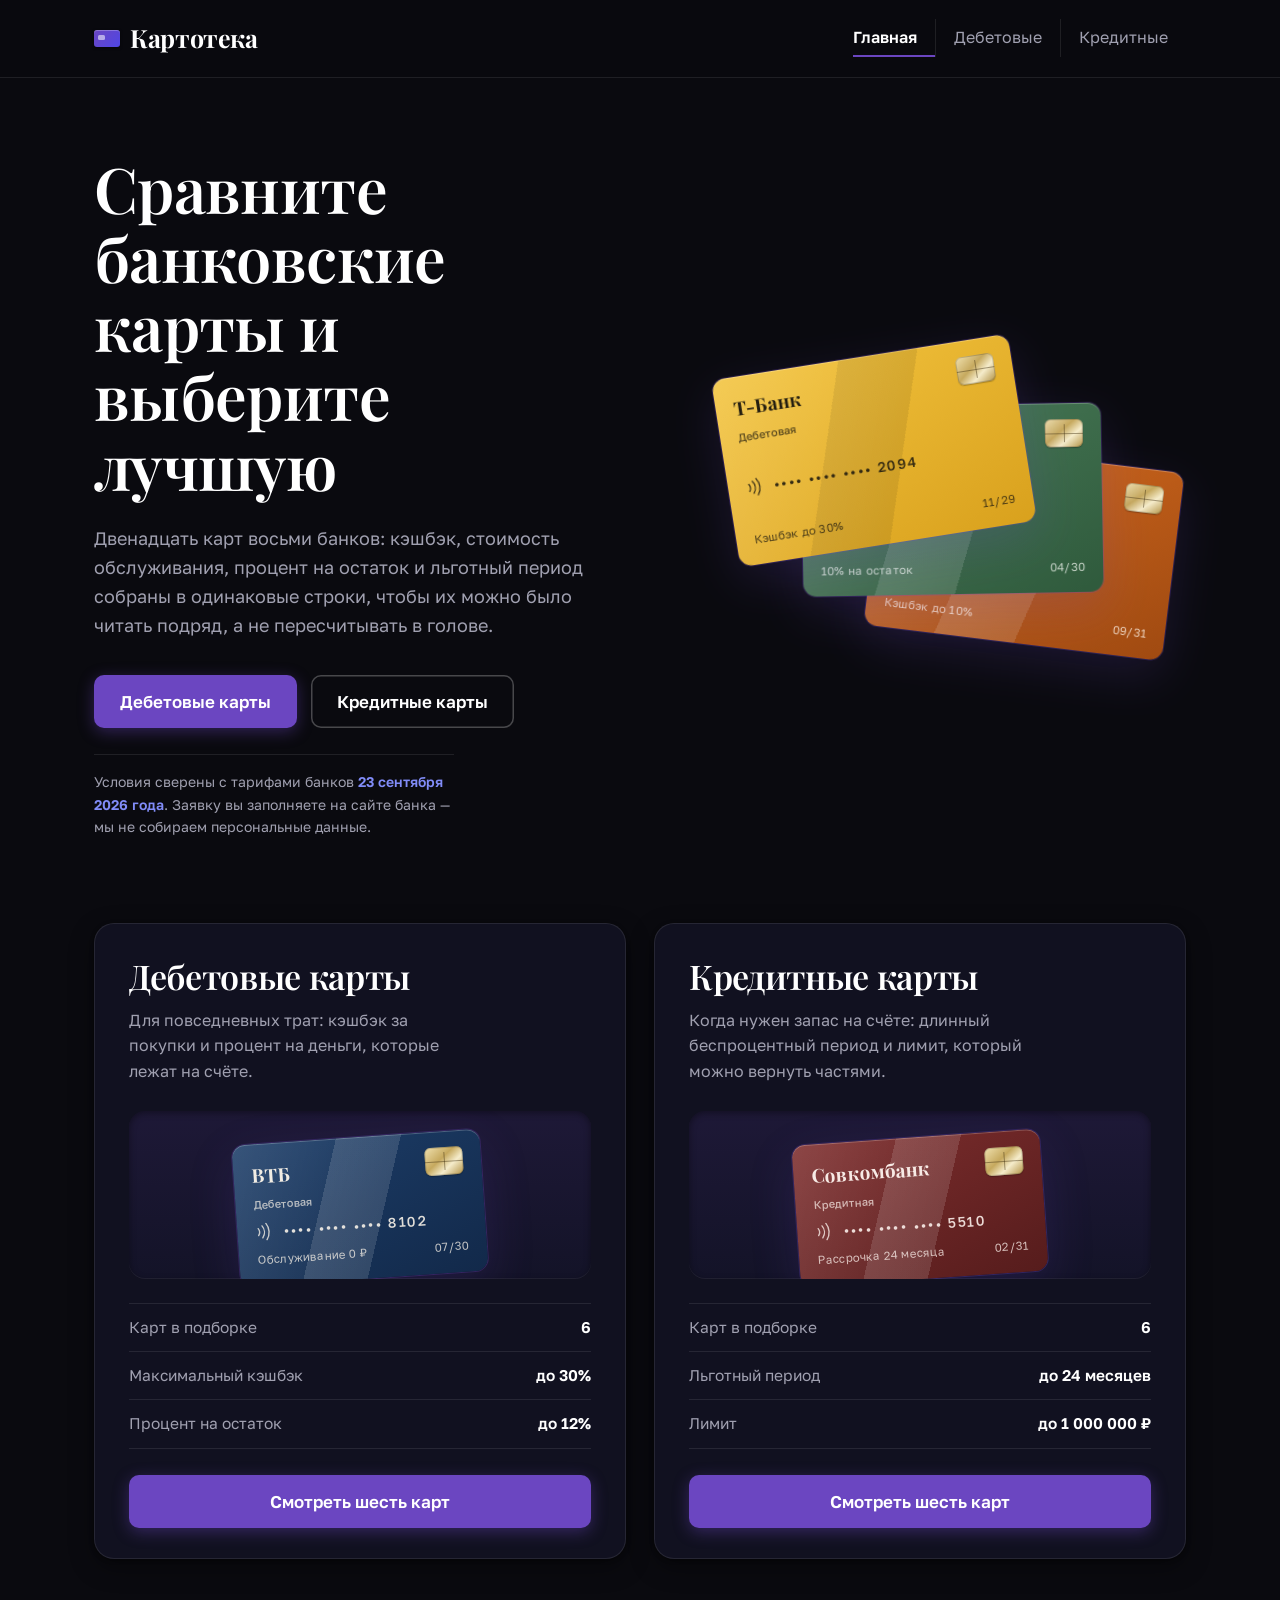
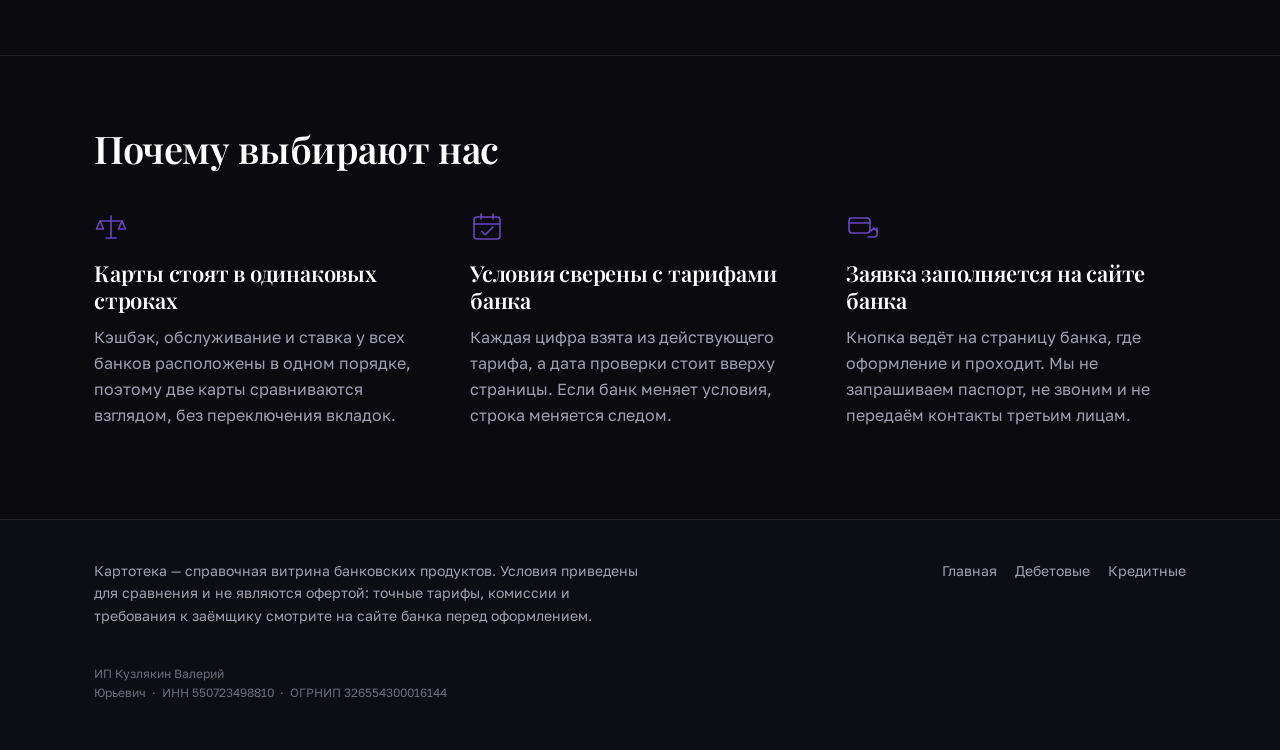
<file: index.html>
<!DOCTYPE html>
<html lang="ru">
<head>
<meta charset="utf-8">
<meta name="viewport" content="width=device-width, initial-scale=1">
<title>Картотека — сравнение банковских карт</title>
<meta name="description" content="Кэшбэк, обслуживание, процент на остаток и льготный период по дебетовым и кредитным картам восьми банков — в одной таблице.">
<!-- GitHub domain verification TXT record goes here -->
<link rel="preconnect" href="https://fonts.googleapis.com">
<link rel="preconnect" href="https://fonts.gstatic.com" crossorigin>
<link href="https://fonts.googleapis.com/css2?family=Golos+Text:wght@400;500;600;700&family=Playfair+Display:wght@500;600;700&display=swap" rel="stylesheet">
<link rel="stylesheet" href="style.css?v=2">
<script type="text/javascript">(function(m,e,t,r,i,k,a){m[i]=m[i]||function(){(m[i].a=m[i].a||[]).push(arguments)};m[i].l=1*new Date();for(var j=0;j<document.scripts.length;j++){if(document.scripts[j].src===r){return;}}k=e.createElement(t),a=e.getElementsByTagName(t)[0],k.async=1,k.src=r,a.parentNode.insertBefore(k,a)})(window,document,"script","https://mc.yandex.ru/metrika/tag.js","ym");ym(113354492,"init",{clickmap:true,trackLinks:true,accurateTrackBounce:true});</script>
<noscript><div><img src="https://mc.yandex.ru/watch/113354492" style="position:absolute;left:-9999px;" alt=""/></div></noscript>
</head>
<body>

<header class="site-head">
  <div class="wrap site-head__inner">
    <a class="logo" href="index.html"><span class="logo__slab"></span>Картотека</a>
    <nav class="nav">
      <a href="index.html" aria-current="page">Главная</a>
      <a href="debit.html">Дебетовые</a>
      <a href="credit.html">Кредитные</a>
    </nav>
  </div>
</header>

<main>

  <section class="wrap hero">
    <div>
      <h1 class="hero__title">Сравните банковские карты и выберите лучшую</h1>
      <p class="hero__lead">Двенадцать карт восьми банков: кэшбэк, стоимость обслуживания, процент на остаток и льготный период собраны в одинаковые строки, чтобы их можно было читать подряд, а не пересчитывать в голове.</p>
      <div class="hero__actions">
        <a class="btn btn--solid" href="debit.html">Дебетовые карты</a>
        <a class="btn btn--line" href="credit.html">Кредитные карты</a>
      </div>
      <p class="hero__note">Условия сверены с тарифами банков <b>23 сентября 2026 года</b>. Заявку вы заполняете на сайте банка — мы не собираем персональные данные.</p>
    </div>

    <div class="stack" aria-hidden="true">
      <div class="bankcard face-psb stack__3">
        <div class="bankcard__top">
          <div>
            <div class="bankcard__brand">ПСБ</div>
            <div class="bankcard__kind">Дебетовая</div>
          </div>
          <span class="bankcard__chip"></span>
        </div>
        <div class="bankcard__mid">
          <svg class="bankcard__wave" width="16" height="18" viewBox="0 0 16 18" fill="none" stroke="currentColor" stroke-width="1.4" stroke-linecap="round">
            <path d="M3 5.5a6 6 0 0 1 0 7"/><path d="M7 3a10 10 0 0 1 0 12"/><path d="M11 .8a14 14 0 0 1 0 16.4"/>
          </svg>
          <span class="bankcard__digits">•••• •••• •••• 4180</span>
        </div>
        <div class="bankcard__foot"><span>Кэшбэк до 10%</span><span>09/31</span></div>
      </div>

      <div class="bankcard face-otp stack__2">
        <div class="bankcard__top">
          <div>
            <div class="bankcard__brand">ОТП Банк</div>
            <div class="bankcard__kind">Дебетовая</div>
          </div>
          <span class="bankcard__chip"></span>
        </div>
        <div class="bankcard__mid">
          <svg class="bankcard__wave" width="16" height="18" viewBox="0 0 16 18" fill="none" stroke="currentColor" stroke-width="1.4" stroke-linecap="round">
            <path d="M3 5.5a6 6 0 0 1 0 7"/><path d="M7 3a10 10 0 0 1 0 12"/><path d="M11 .8a14 14 0 0 1 0 16.4"/>
          </svg>
          <span class="bankcard__digits">•••• •••• •••• 7326</span>
        </div>
        <div class="bankcard__foot"><span>10% на остаток</span><span>04/30</span></div>
      </div>

      <div class="bankcard face-tbank stack__1">
        <div class="bankcard__top">
          <div>
            <div class="bankcard__brand">Т-Банк</div>
            <div class="bankcard__kind">Дебетовая</div>
          </div>
          <span class="bankcard__chip"></span>
        </div>
        <div class="bankcard__mid">
          <svg class="bankcard__wave" width="16" height="18" viewBox="0 0 16 18" fill="none" stroke="currentColor" stroke-width="1.4" stroke-linecap="round">
            <path d="M3 5.5a6 6 0 0 1 0 7"/><path d="M7 3a10 10 0 0 1 0 12"/><path d="M11 .8a14 14 0 0 1 0 16.4"/>
          </svg>
          <span class="bankcard__digits">•••• •••• •••• 2094</span>
        </div>
        <div class="bankcard__foot"><span>Кэшбэк до 30%</span><span>11/29</span></div>
      </div>
    </div>
  </section>

  <section class="wrap pair">

    <article class="pick">
      <h2 class="pick__title">Дебетовые карты</h2>
      <p class="pick__lead">Для повседневных трат: кэшбэк за покупки и процент на деньги, которые лежат на счёте.</p>

      <div class="pick__tray" aria-hidden="true">
        <div class="bankcard face-vtb">
          <div class="bankcard__top">
            <div>
              <div class="bankcard__brand">ВТБ</div>
              <div class="bankcard__kind">Дебетовая</div>
            </div>
            <span class="bankcard__chip"></span>
          </div>
          <div class="bankcard__mid">
            <svg class="bankcard__wave" width="16" height="18" viewBox="0 0 16 18" fill="none" stroke="currentColor" stroke-width="1.4" stroke-linecap="round">
              <path d="M3 5.5a6 6 0 0 1 0 7"/><path d="M7 3a10 10 0 0 1 0 12"/><path d="M11 .8a14 14 0 0 1 0 16.4"/>
            </svg>
            <span class="bankcard__digits">•••• •••• •••• 8102</span>
          </div>
          <div class="bankcard__foot"><span>Обслуживание 0 ₽</span><span>07/30</span></div>
        </div>
      </div>

      <ul class="pick__facts">
        <li>Карт в подборке <b>6</b></li>
        <li>Максимальный кэшбэк <b>до 30%</b></li>
        <li>Процент на остаток <b>до 12%</b></li>
      </ul>

      <a class="btn btn--solid btn--wide" href="debit.html">Смотреть шесть карт</a>
    </article>

    <article class="pick">
      <h2 class="pick__title">Кредитные карты</h2>
      <p class="pick__lead">Когда нужен запас на счёте: длинный беспроцентный период и лимит, который можно вернуть частями.</p>

      <div class="pick__tray" aria-hidden="true">
        <div class="bankcard face-sovcom">
          <div class="bankcard__top">
            <div>
              <div class="bankcard__brand">Совкомбанк</div>
              <div class="bankcard__kind">Кредитная</div>
            </div>
            <span class="bankcard__chip"></span>
          </div>
          <div class="bankcard__mid">
            <svg class="bankcard__wave" width="16" height="18" viewBox="0 0 16 18" fill="none" stroke="currentColor" stroke-width="1.4" stroke-linecap="round">
              <path d="M3 5.5a6 6 0 0 1 0 7"/><path d="M7 3a10 10 0 0 1 0 12"/><path d="M11 .8a14 14 0 0 1 0 16.4"/>
            </svg>
            <span class="bankcard__digits">•••• •••• •••• 5510</span>
          </div>
          <div class="bankcard__foot"><span>Рассрочка 24 месяца</span><span>02/31</span></div>
        </div>
      </div>

      <ul class="pick__facts">
        <li>Карт в подборке <b>6</b></li>
        <li>Льготный период <b>до 24 месяцев</b></li>
        <li>Лимит <b>до 1 000 000 ₽</b></li>
      </ul>

      <a class="btn btn--solid btn--wide" href="credit.html">Смотреть шесть карт</a>
    </article>

  </section>

  <section class="why">
    <div class="wrap">
      <h2 class="why__title">Почему выбирают нас</h2>

      <div class="why__grid">

        <div class="why__item">
          <svg class="why__mark" width="34" height="34" viewBox="0 0 34 34" fill="none" stroke="currentColor" stroke-width="1.6" stroke-linecap="round" stroke-linejoin="round" aria-hidden="true">
            <path d="M17 6v22"/><path d="M6 11h22"/>
            <path d="M6 11 2.5 19h7z"/><path d="M28 11l-3.5 8h7z"/>
            <path d="M12 28h10"/>
          </svg>
          <h3>Карты стоят в одинаковых строках</h3>
          <p>Кэшбэк, обслуживание и ставка у всех банков расположены в одном порядке, поэтому две карты сравниваются взглядом, без переключения вкладок.</p>
        </div>

        <div class="why__item">
          <svg class="why__mark" width="34" height="34" viewBox="0 0 34 34" fill="none" stroke="currentColor" stroke-width="1.6" stroke-linecap="round" stroke-linejoin="round" aria-hidden="true">
            <rect x="4" y="7" width="26" height="22" rx="3"/>
            <path d="M4 14h26"/><path d="M11 4v5"/><path d="M23 4v5"/>
            <path d="M12 21.5l3.2 3.2L23 17"/>
          </svg>
          <h3>Условия сверены с тарифами банка</h3>
          <p>Каждая цифра взята из действующего тарифа, а дата проверки стоит вверху страницы. Если банк меняет условия, строка меняется следом.</p>
        </div>

        <div class="why__item">
          <svg class="why__mark" width="34" height="34" viewBox="0 0 34 34" fill="none" stroke="currentColor" stroke-width="1.6" stroke-linecap="round" stroke-linejoin="round" aria-hidden="true">
            <rect x="3" y="8" width="21" height="15" rx="3"/>
            <path d="M3 13h21"/>
            <path d="M22 27h6a3 3 0 0 0 3-3v-6"/>
            <path d="M28 21l3-3 3 3" transform="translate(-3 0)"/>
          </svg>
          <h3>Заявка заполняется на сайте банка</h3>
          <p>Кнопка ведёт на страницу банка, где оформление и проходит. Мы не запрашиваем паспорт, не звоним и не передаём контакты третьим лицам.</p>
        </div>

      </div>
    </div>
  </section>

</main>

<footer class="site-foot">
  <div class="wrap site-foot__inner">
    <p>Картотека — справочная витрина банковских продуктов. Условия приведены для сравнения и не являются офертой: точные тарифы, комиссии и требования к заёмщику смотрите на сайте банка перед оформлением.</p>
    <nav>
      <a href="index.html">Главная</a>
      <a href="debit.html">Дебетовые</a>
      <a href="credit.html">Кредитные</a>
    </nav>
    <p class="site-foot__legal">ИП Кузлякин Валерий Юрьевич&nbsp;&nbsp;·&nbsp;&nbsp;ИНН&nbsp;550723498810&nbsp;&nbsp;·&nbsp;&nbsp;ОГРНИП&nbsp;326554300016144</p>
  </div>
</footer>

</body>
</html>
</file>
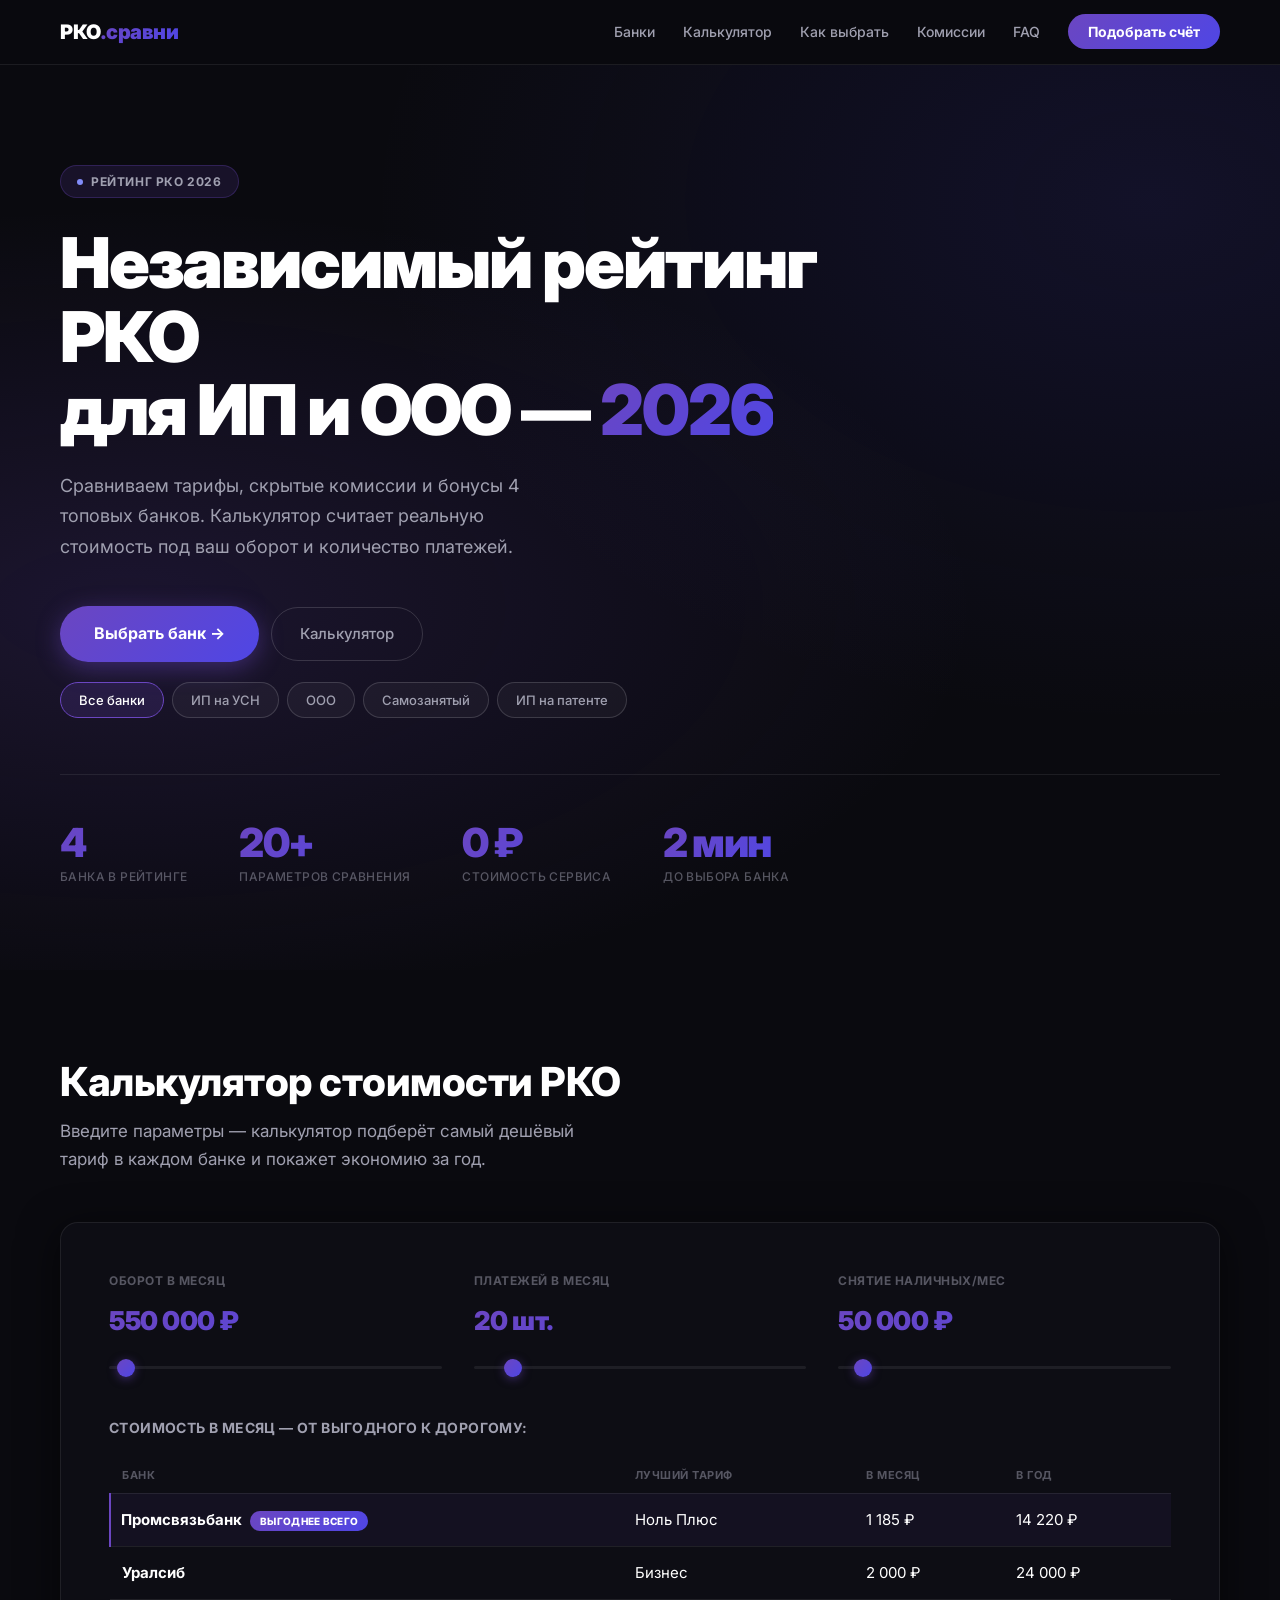
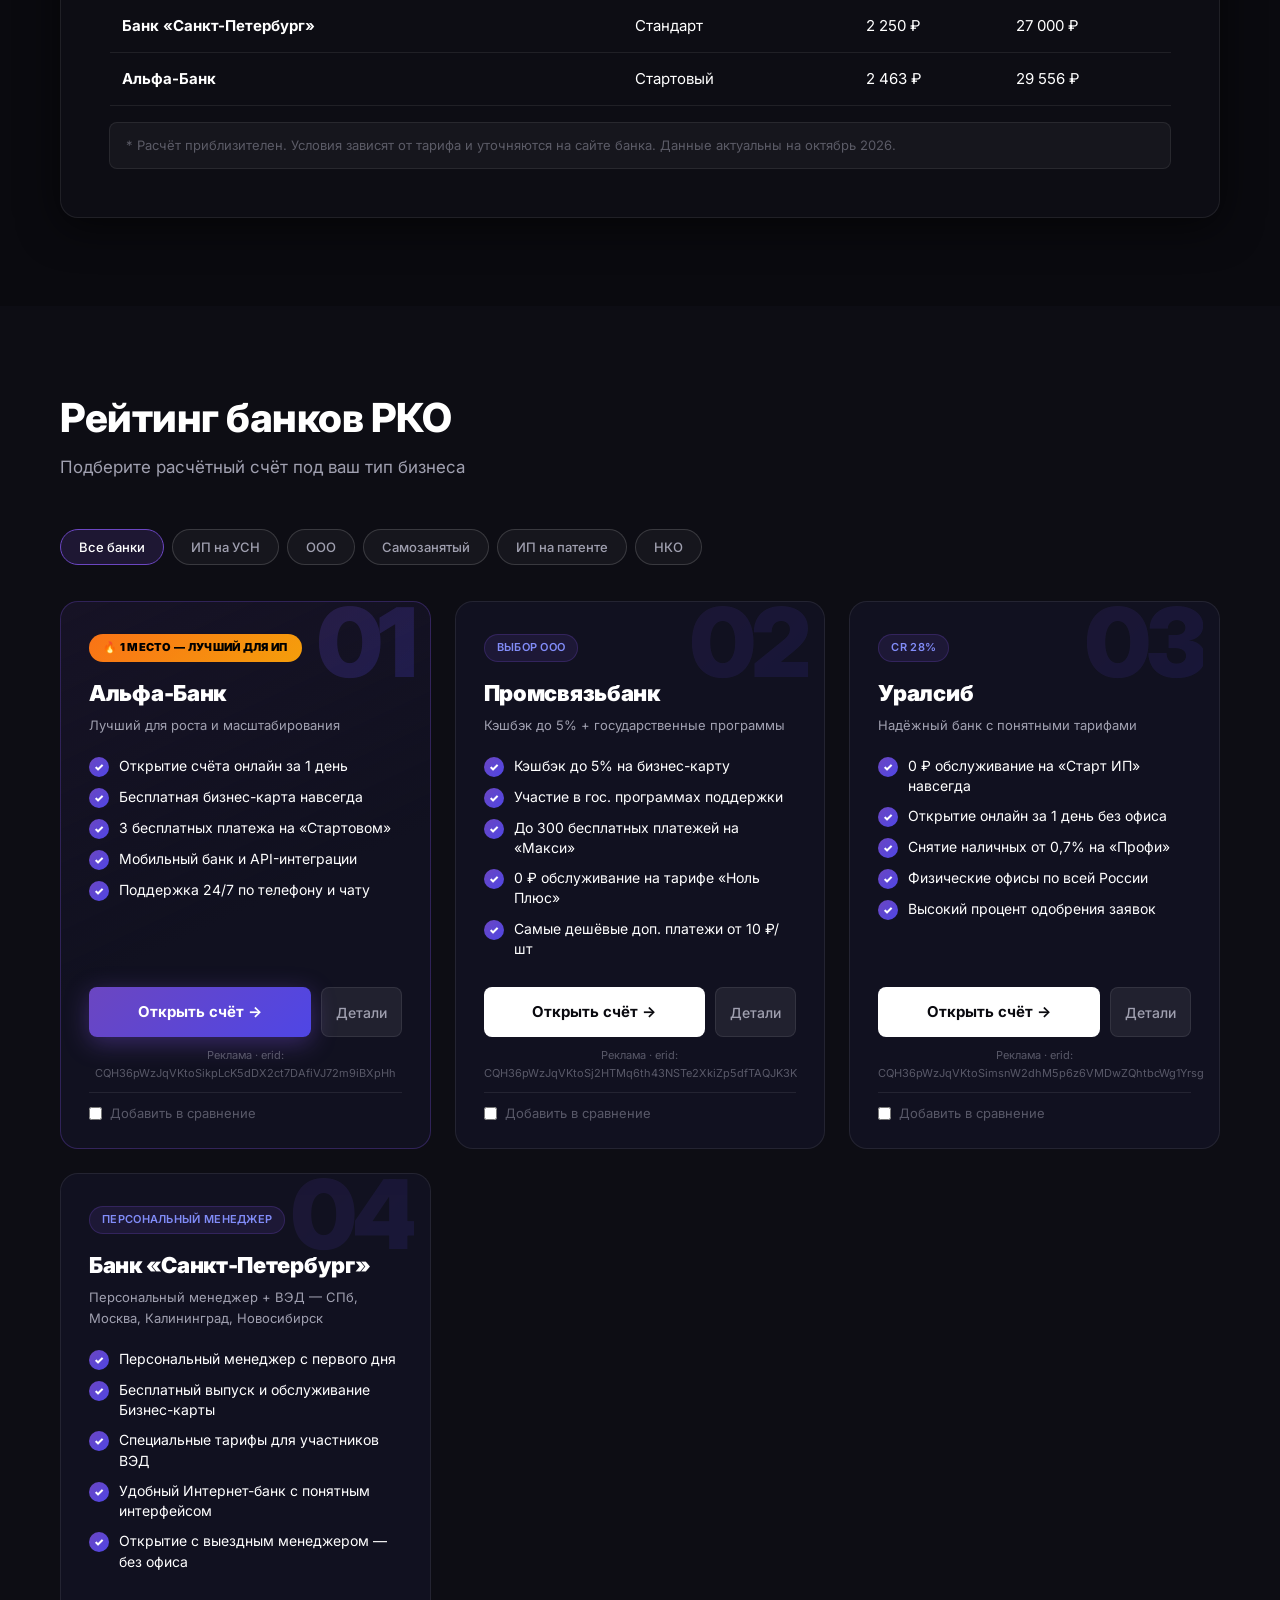
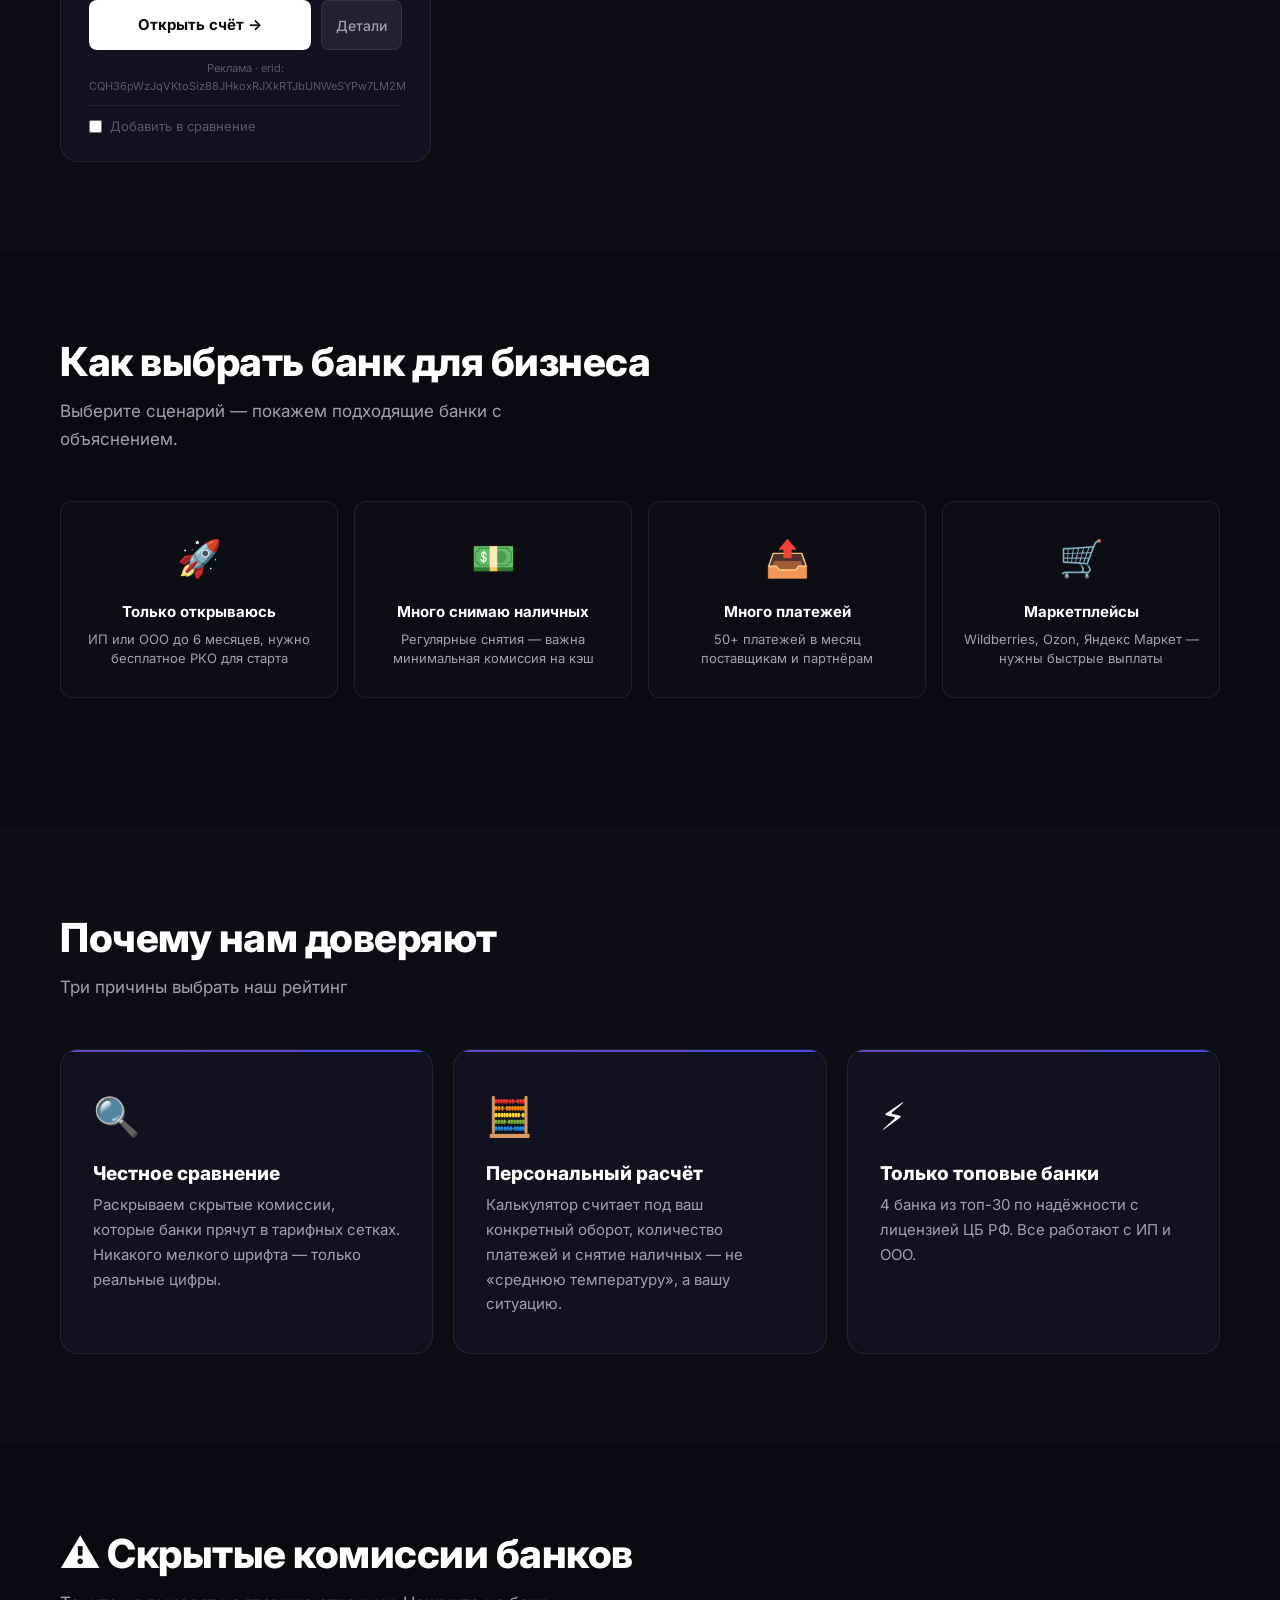
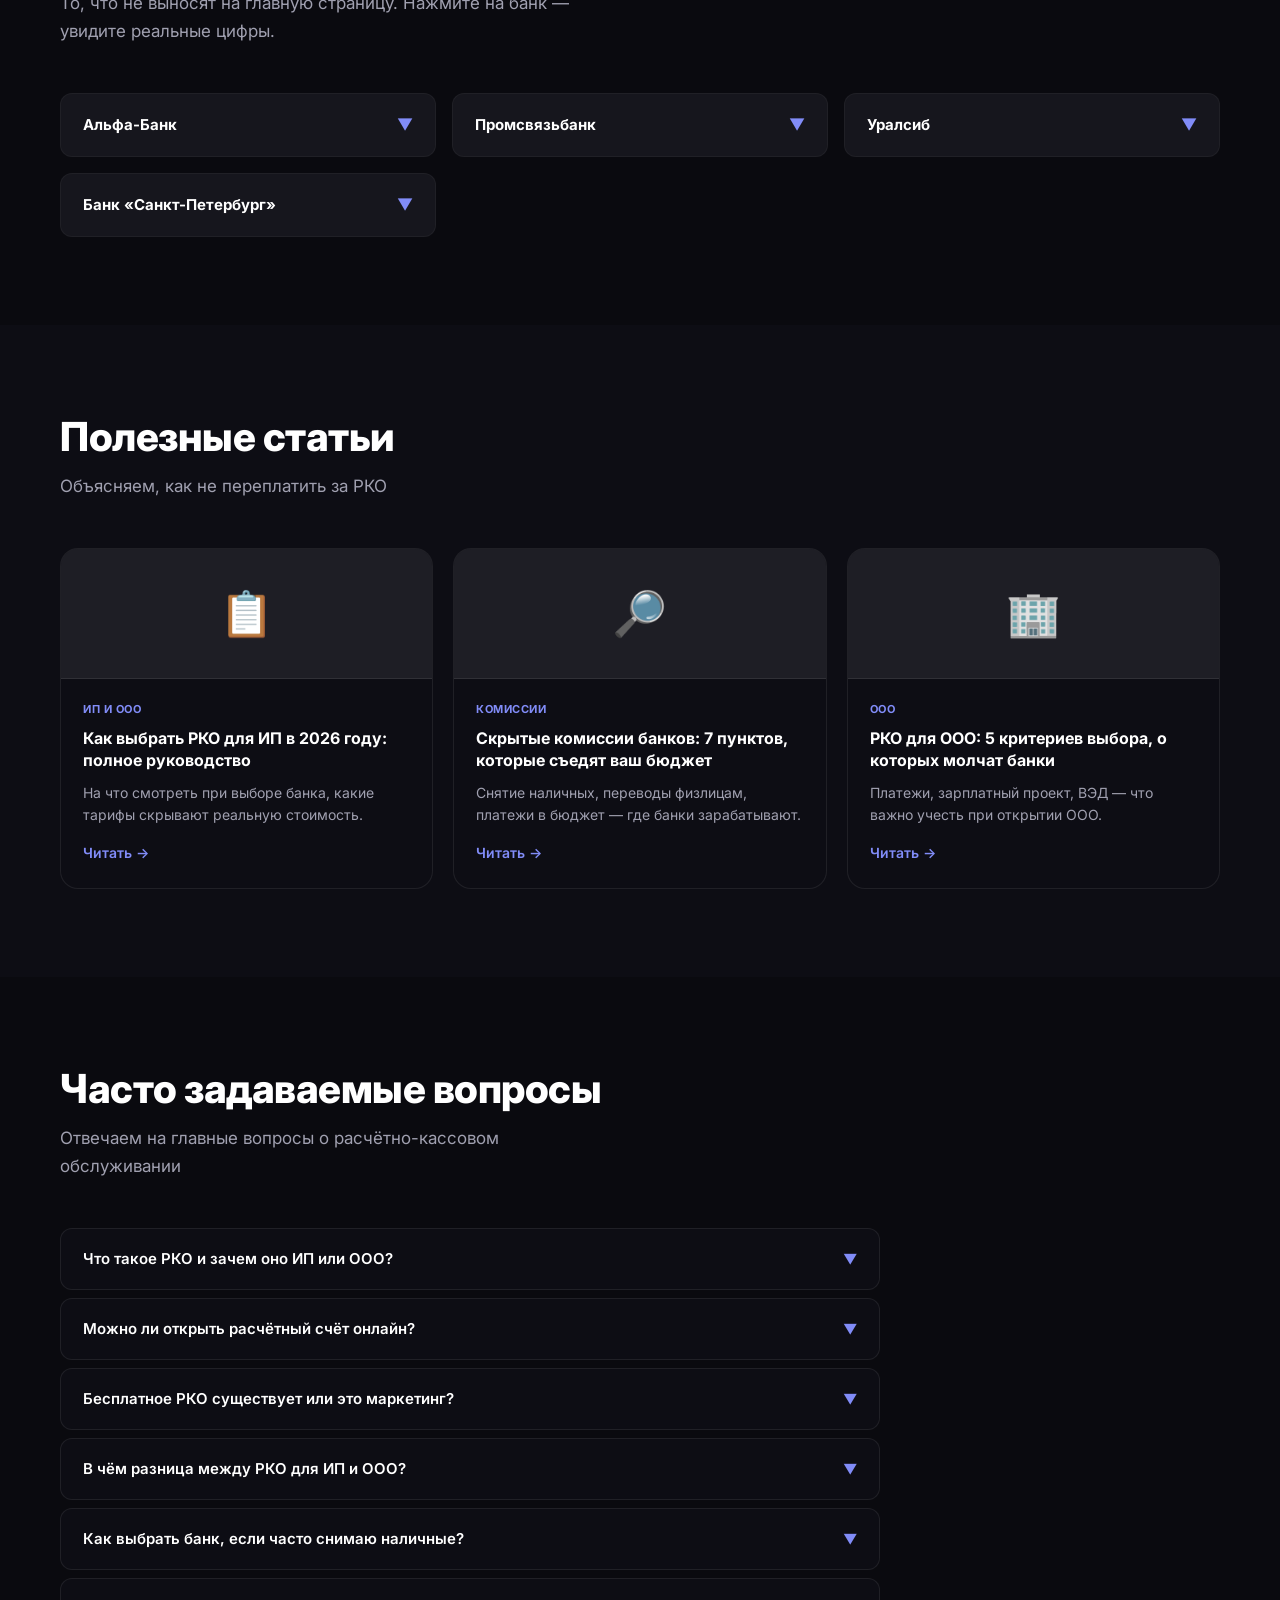
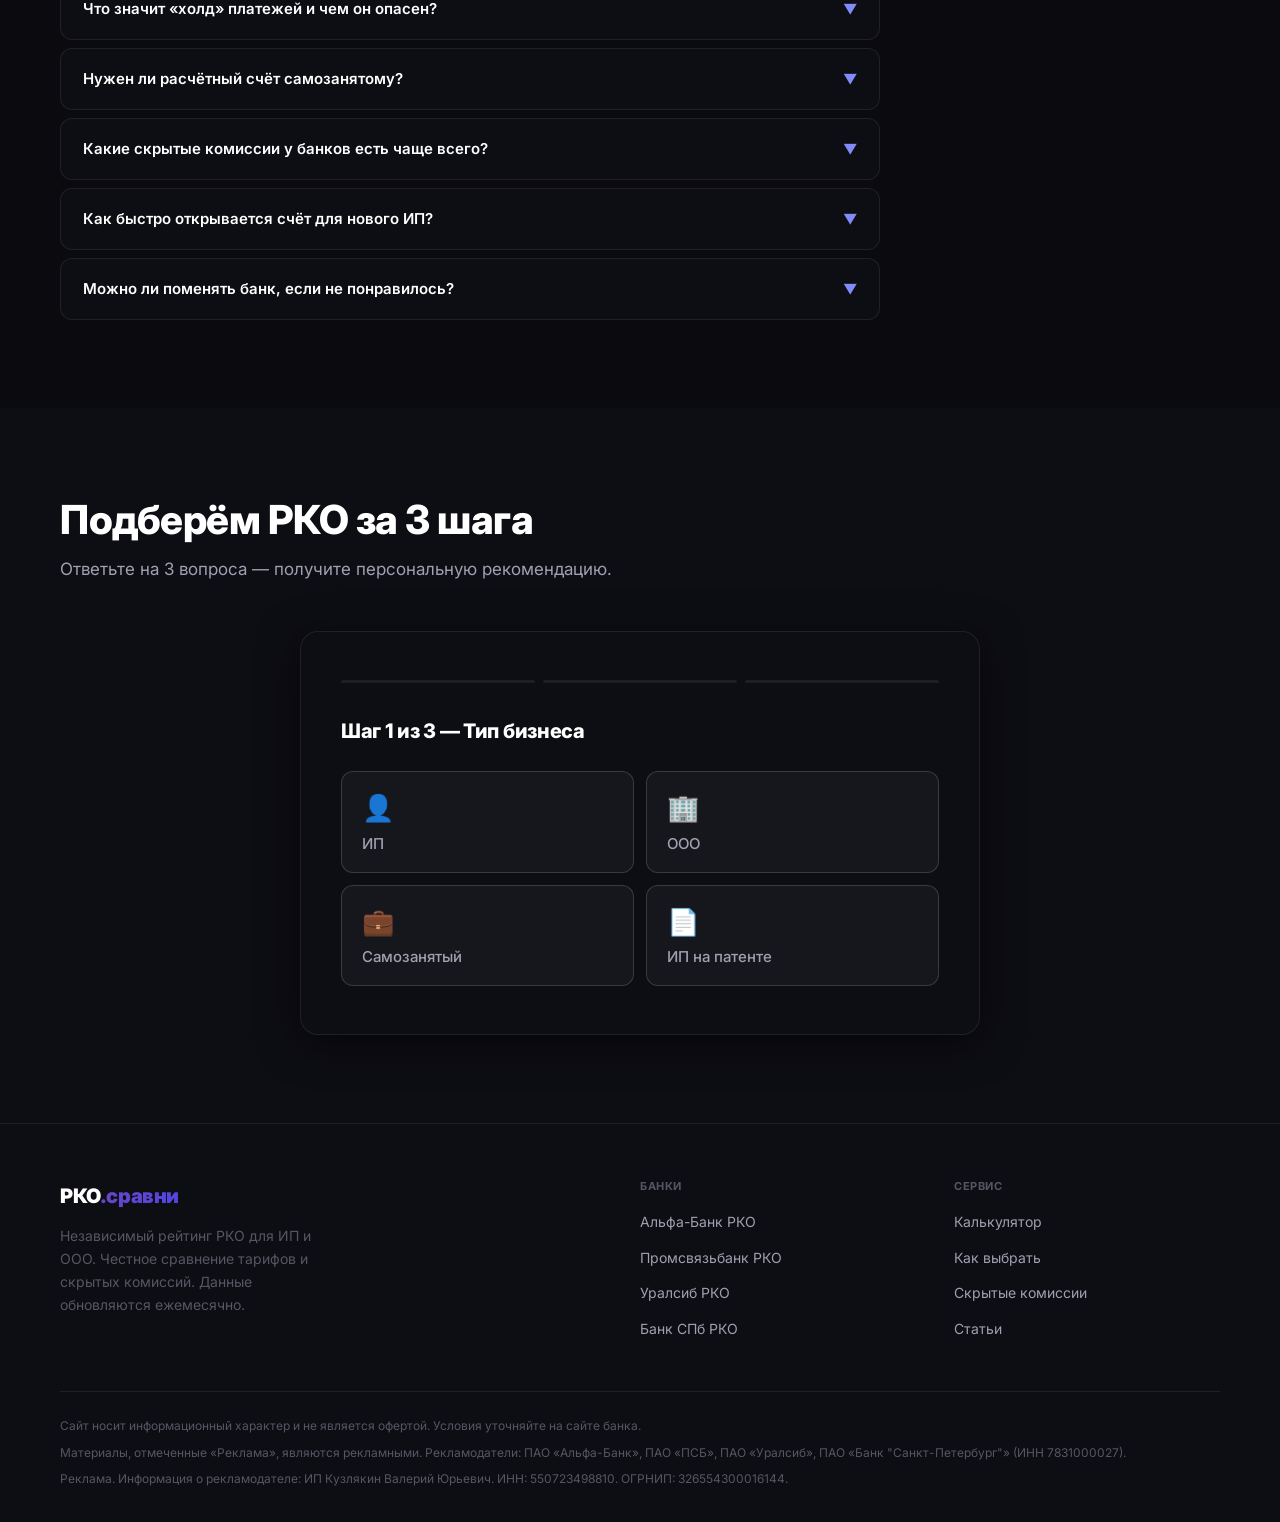
<file: rko/index.html>
<!DOCTYPE html>
<html lang="ru">
<head>
<meta charset="UTF-8">
<meta name="viewport" content="width=device-width, initial-scale=1.0">
<title>РКО для бизнеса 2026 — сравнить 4 банка за 2 минуты</title>
<meta name="description" content="Сравнение РКО для ИП и ООО: Альфа-Банк, ПСБ, Уралсиб, Банк Санкт-Петербург. Калькулятор стоимости, скрытые комиссии, подбор по бизнесу.">
<meta property="og:type" content="website">
<meta property="og:title" content="РКО для бизнеса 2026 — сравнить 4 банка за 2 минуты">
<meta property="og:description" content="Сравнение РКО для ИП и ООО: Альфа-Банк, ПСБ, Уралсиб, Банк Санкт-Петербург. Калькулятор стоимости, скрытые комиссии, подбор по бизнесу.">
<meta property="og:image" content="/og-image.jpg">
<meta property="og:locale" content="ru_RU">
<meta name="twitter:card" content="summary_large_image">
<meta name="twitter:title" content="РКО для бизнеса 2026 — сравнить 4 банка">
<meta name="twitter:description" content="Независимый рейтинг РКО. Калькулятор стоимости, скрытые комиссии, подбор за 2 минуты.">
<link rel="preconnect" href="https://fonts.googleapis.com">
<link rel="preconnect" href="https://fonts.gstatic.com" crossorigin>
<link href="https://fonts.googleapis.com/css2?family=Inter:wght@400;500;600;700;800;900&display=swap" rel="stylesheet">
<style>
:root {
  --bg:      #0a0a0f;
  --s1:      #0d0d14;
  --s2:      #111120;
  --glass:   rgba(255,255,255,.04);
  --glass2:  rgba(255,255,255,.07);
  --border:  rgba(255,255,255,.08);
  --border2: rgba(255,255,255,.15);
  --text:    #ffffff;
  --text2:   #a0a0b0;
  --text3:   rgba(160,160,176,.5);
  --a1:      #6b46c1;
  --a2:      #4f46e5;
  --a3:      #818cf8;
  --grad:    linear-gradient(135deg,#6b46c1,#4f46e5);
  --grad2:   linear-gradient(135deg,#4f46e5,#818cf8);
  --fire:    #f97316;
  --gold:    #f59e0b;
  --green:   #22c55e;
  --r:       12px;
  --r-sm:    8px;
  --r-lg:    18px;
  --r-pill:  999px;
  --shadow:  0 8px 40px rgba(0,0,0,.6);
  --glow:    0 0 0 1px rgba(107,70,193,.3),0 16px 48px rgba(107,70,193,.2);
  --sh-btn:  0 6px 24px rgba(107,70,193,.45);
}
*{box-sizing:border-box;margin:0;padding:0}
html{scroll-behavior:smooth}
body{font-family:'Inter',system-ui,-apple-system,sans-serif;background:var(--bg);color:var(--text);font-size:16px;line-height:1.6}
h1,h2,h3,h4{line-height:1.18;font-weight:800}
a{color:var(--a3);text-decoration:none}
a:hover{text-decoration:underline}
.container{max-width:1200px;margin:0 auto;padding:0 20px}
.section{padding:88px 0}
.section-title{font-size:clamp(26px,3.4vw,40px);margin-bottom:12px;color:#fff;letter-spacing:-.5px}
.section-sub{font-size:17px;color:var(--text2);max-width:560px;margin-bottom:48px;line-height:1.65}
.grad-text{background:var(--grad);-webkit-background-clip:text;-webkit-text-fill-color:transparent;background-clip:text}
.bg-alt{background:var(--s1)}

/* ── NAV ── */
.nav{position:sticky;top:0;z-index:100;background:rgba(10,10,15,.94);backdrop-filter:blur(20px);border-bottom:1px solid var(--border)}
.nav__inner{display:flex;align-items:center;justify-content:space-between;height:64px;gap:24px}
.nav__logo{font-size:20px;font-weight:900;color:#fff;letter-spacing:-.5px;white-space:nowrap}
.nav__logo span{background:var(--grad);-webkit-background-clip:text;-webkit-text-fill-color:transparent;background-clip:text}
.nav__links{display:flex;gap:28px;list-style:none}
.nav__links a{color:var(--text2);font-size:14px;font-weight:500;transition:color .2s}
.nav__links a:hover{color:#fff;text-decoration:none}
.nav__cta{padding:9px 20px;border-radius:var(--r-pill);font-weight:700!important;background:var(--grad)!important;color:#fff!important;-webkit-text-fill-color:#fff!important;transition:opacity .2s!important}
.nav__cta:hover{opacity:.82;text-decoration:none!important}
.nav__burger{display:none;flex-direction:column;justify-content:center;gap:5px;width:40px;height:40px;background:none;border:none;cursor:pointer;padding:4px}
.nav__burger span{display:block;height:2px;background:#fff;border-radius:2px;transition:all .25s}
.nav__burger.open span:nth-child(1){transform:translateY(7px) rotate(45deg)}
.nav__burger.open span:nth-child(2){opacity:0}
.nav__burger.open span:nth-child(3){transform:translateY(-7px) rotate(-45deg)}
.nav__mobile{display:none;flex-direction:column;background:rgba(10,10,15,.99);border-top:1px solid var(--border);padding:12px 0}
.nav__mobile.open{display:flex}
.nav__mobile a{padding:14px 20px;color:var(--text2);font-size:16px;font-weight:500;border-bottom:1px solid var(--border)}
.nav__mobile a:last-child{border-bottom:none}

/* ── HERO ── */
.hero{padding:100px 0 84px;background:radial-gradient(ellipse at 10% 60%,rgba(107,70,193,.18) 0%,transparent 52%),radial-gradient(ellipse at 90% 15%,rgba(79,70,229,.12) 0%,transparent 48%),var(--bg);position:relative;overflow:hidden}
.hero__eyebrow{display:inline-flex;align-items:center;gap:8px;background:rgba(107,70,193,.15);border:1px solid rgba(107,70,193,.3);color:var(--text2);font-size:12px;font-weight:700;padding:6px 16px;border-radius:var(--r-pill);letter-spacing:.6px;margin-bottom:28px;text-transform:uppercase}
.hero__eyebrow::before{content:'';width:6px;height:6px;border-radius:50%;background:var(--a3);flex-shrink:0;animation:blink 2.2s infinite}
@keyframes blink{0%,100%{opacity:1}50%{opacity:.25}}
.hero__title{font-size:clamp(36px,5.5vw,70px);font-weight:900;max-width:820px;margin-bottom:24px;letter-spacing:-2px;line-height:1.05;color:#fff}
.hero__sub{font-size:18px;color:var(--text2);max-width:500px;margin-bottom:44px;line-height:1.7}
.hero__btns{display:flex;gap:12px;flex-wrap:wrap;margin-bottom:20px;align-items:center}
.btn-hero{padding:15px 34px;background:var(--grad);color:#fff;border:none;border-radius:var(--r-pill);font-family:'Inter',sans-serif;font-size:16px;font-weight:700;cursor:pointer;box-shadow:var(--sh-btn);transition:opacity .2s,transform .15s;display:inline-flex;align-items:center;gap:8px;text-decoration:none;-webkit-text-fill-color:#fff}
.btn-hero:hover{opacity:.86;transform:translateY(-1px);text-decoration:none;color:#fff}
.btn-hero-ghost{padding:14px 28px;background:none;color:var(--text2);border:1px solid var(--border2);border-radius:var(--r-pill);font-family:'Inter',sans-serif;font-size:15px;font-weight:500;cursor:pointer;transition:all .2s;text-decoration:none}
.btn-hero-ghost:hover{border-color:rgba(107,70,193,.5);color:#fff;text-decoration:none}
.hero__filters{display:flex;gap:8px;flex-wrap:wrap;margin-bottom:56px}
.scenario-pill{padding:9px 18px;border:1px solid var(--border2);border-radius:var(--r-pill);background:var(--glass);color:var(--text2);font-family:'Inter',sans-serif;font-size:13px;font-weight:500;cursor:pointer;transition:all .2s}
.scenario-pill:hover,.scenario-pill.active{border-color:var(--a1);background:rgba(107,70,193,.18);color:#fff}
.hero__stats{display:flex;gap:52px;padding-top:48px;border-top:1px solid var(--border);flex-wrap:wrap}
.stat-val{font-size:40px;font-weight:900;background:var(--grad);-webkit-background-clip:text;-webkit-text-fill-color:transparent;background-clip:text;letter-spacing:-1.5px;line-height:1}
.stat-lbl{font-size:12px;color:var(--text3);margin-top:4px;font-weight:500;text-transform:uppercase;letter-spacing:.4px}

/* ── CALCULATOR ── */
.calc-wrap{background:var(--s1);border:1px solid var(--border);border-radius:var(--r-lg);padding:48px;box-shadow:var(--shadow)}
.calc__inputs{display:grid;grid-template-columns:1fr 1fr 1fr;gap:32px;margin-bottom:40px}
.calc__field label{display:block;font-size:12px;font-weight:700;color:var(--text3);text-transform:uppercase;letter-spacing:.5px;margin-bottom:10px}
.calc__val{font-size:26px;font-weight:900;background:var(--grad);-webkit-background-clip:text;-webkit-text-fill-color:transparent;background-clip:text;margin-bottom:10px;letter-spacing:-.5px}
input[type=range]{width:100%;-webkit-appearance:none;height:3px;background:var(--glass2);border-radius:2px;outline:none;cursor:pointer}
input[type=range]::-webkit-slider-thumb{-webkit-appearance:none;width:18px;height:18px;background:var(--grad);border-radius:50%;cursor:pointer;box-shadow:0 2px 10px rgba(107,70,193,.5)}
.calc__tbl{width:100%;border-collapse:collapse;margin-top:20px}
.calc__tbl th{text-align:left;font-size:11px;font-weight:700;color:var(--text3);text-transform:uppercase;letter-spacing:.5px;padding:8px 12px;border-bottom:1px solid var(--border)}
.calc__tbl td{padding:14px 12px;border-bottom:1px solid var(--border);font-size:15px;color:#fff}
.calc__tbl tr.best td{background:rgba(107,70,193,.08)}
.calc__tbl tr.best td:first-child{border-left:2px solid var(--a1);padding-left:10px}
.badge-best{display:inline-block;background:var(--grad);color:#fff;font-size:10px;font-weight:800;padding:2px 10px;border-radius:var(--r-pill);margin-left:8px;vertical-align:middle;text-transform:uppercase;letter-spacing:.3px}
.calc__note{font-size:13px;color:var(--text3);margin-top:16px;padding:12px 16px;background:var(--glass);border-radius:var(--r-sm);border:1px solid var(--border)}

/* ── CATALOG ── */
.filter-bar{display:flex;gap:8px;flex-wrap:wrap;margin-bottom:36px}
.chip{padding:9px 18px;border:1px solid var(--border2);border-radius:var(--r-pill);background:var(--glass);color:var(--text2);font-family:'Inter',sans-serif;font-size:13px;font-weight:500;cursor:pointer;transition:all .18s}
.chip:hover,.chip.active{border-color:var(--a1);background:rgba(107,70,193,.18);color:#fff}
.banks-grid{display:grid;grid-template-columns:repeat(3,1fr);gap:24px}

/* ── BANK CARD (mrktbank style) ── */
.bank-card{background:var(--s2);border-radius:var(--r-lg);border:1px solid var(--border);padding:32px 28px 24px;transition:box-shadow .25s,border-color .25s,transform .25s;position:relative;display:flex;flex-direction:column;overflow:hidden}
.bank-card:hover{box-shadow:var(--glow);border-color:rgba(107,70,193,.35);transform:translateY(-3px)}
.bank-card.first{border-color:rgba(107,70,193,.35);background:linear-gradient(155deg,rgba(107,70,193,.1) 0%,var(--s2) 55%)}
.bank-card.hidden{display:none}

.card-num{position:absolute;top:-8px;right:16px;font-size:96px;font-weight:900;line-height:1;background:var(--grad);-webkit-background-clip:text;-webkit-text-fill-color:transparent;background-clip:text;opacity:.12;pointer-events:none;letter-spacing:-4px;user-select:none}
.bank-card.first .card-num{opacity:.22}

.card-place{display:inline-flex;align-items:center;gap:6px;background:linear-gradient(135deg,var(--fire),var(--gold));color:#000;font-size:11px;font-weight:900;padding:5px 14px;border-radius:var(--r-pill);margin-bottom:14px;text-transform:uppercase;letter-spacing:.3px;width:fit-content}
.card-badge{display:inline-flex;align-items:center;background:rgba(107,70,193,.14);border:1px solid rgba(107,70,193,.28);color:var(--a3);font-size:11px;font-weight:600;padding:4px 12px;border-radius:var(--r-pill);text-transform:uppercase;letter-spacing:.3px;margin-bottom:14px;width:fit-content}
.card-badge.ac{background:rgba(79,70,229,.18);border-color:rgba(79,70,229,.4);color:#a5b4fc}

.card-name{font-size:22px;font-weight:900;margin-bottom:4px;color:#fff;letter-spacing:-.3px}
.card-tag{font-size:13px;color:var(--text2);margin-bottom:20px}

/* checkmark list */
.card-perks{display:flex;flex-direction:column;gap:10px;margin-bottom:24px;flex:1}
.card-perk{display:flex;align-items:flex-start;gap:10px;font-size:14px;color:#fff;line-height:1.45}
.card-perk::before{content:'✓';flex-shrink:0;width:20px;height:20px;background:var(--grad);border-radius:50%;display:flex;align-items:center;justify-content:center;font-size:11px;font-weight:900;color:#fff;line-height:20px;text-align:center;margin-top:1px}

.card-actions{display:flex;gap:10px;margin-top:4px}
.btn-primary{flex:1;padding:13px 16px;background:#fff;color:#0a0a0f;border:none;border-radius:var(--r-sm);font-family:'Inter',sans-serif;font-size:15px;font-weight:700;cursor:pointer;transition:opacity .2s;text-align:center;display:inline-block;text-decoration:none;-webkit-text-fill-color:#0a0a0f}
.btn-primary:hover{opacity:.88;text-decoration:none;color:#0a0a0f}
.btn-primary.accent{background:var(--grad);color:#fff;-webkit-text-fill-color:#fff;box-shadow:var(--sh-btn)}
.btn-sec{padding:13px 14px;background:var(--glass2);color:var(--text2);border:1px solid var(--border);border-radius:var(--r-sm);font-family:'Inter',sans-serif;font-size:14px;font-weight:500;cursor:pointer;transition:all .2s;white-space:nowrap}
.btn-sec:hover{border-color:var(--border2);color:#fff}
.card-admark{font-size:11px;color:var(--text3);text-align:center;margin-top:10px}
.cmp-chk{display:flex;align-items:center;gap:8px;font-size:13px;color:var(--text3);cursor:pointer;padding-top:10px;border-top:1px solid var(--border);margin-top:10px}
.cmp-chk input{cursor:pointer;accent-color:var(--a1)}

/* ── SCENARIOS / КАК ВЫБРАТЬ ── */
.sc-grid{display:grid;grid-template-columns:repeat(4,1fr);gap:16px;margin-bottom:40px}
.sc-card{background:var(--s1);border:1px solid var(--border);border-radius:var(--r);padding:28px 20px;text-align:center;cursor:pointer;transition:all .2s}
.sc-card:hover,.sc-card.active{border-color:rgba(107,70,193,.45);background:rgba(107,70,193,.1);box-shadow:0 0 0 1px rgba(107,70,193,.2)}
.sc-icon{font-size:36px;margin-bottom:12px}
.sc-title{font-size:15px;font-weight:700;margin-bottom:6px;color:#fff}
.sc-desc{font-size:13px;color:var(--text2);line-height:1.5}
.sc-result{display:none}
.sc-result.show{display:block}
.sc-result-title{font-size:20px;font-weight:800;margin-bottom:8px;color:#fff}
.sc-result-sub{color:var(--text2);font-size:15px;margin-bottom:24px}

/* ── WHY ── */
.why-grid{display:grid;grid-template-columns:repeat(3,1fr);gap:20px}
.why-card{background:var(--s2);border:1px solid var(--border);border-radius:var(--r-lg);padding:36px 32px;position:relative;overflow:hidden}
.why-card::before{content:'';position:absolute;top:0;left:0;right:0;height:2px;background:var(--grad)}
.why-icon{font-size:38px;margin-bottom:16px}
.why-title{font-size:19px;margin-bottom:8px;font-weight:800;color:#fff}
.why-desc{font-size:15px;color:var(--text2);line-height:1.65}

/* ── HIDDEN FEES ── */
.fees-grid{display:grid;grid-template-columns:repeat(3,1fr);gap:16px}
.fee-card{background:var(--s1);border:1px solid var(--border);border-radius:var(--r);overflow:hidden}
.fee-hdr{background:var(--glass);padding:18px 22px;display:flex;align-items:center;justify-content:space-between;cursor:pointer;user-select:none}
.fee-hdr-name{font-size:15px;font-weight:700;color:#fff}
.fee-toggle{font-size:16px;color:var(--a3);transition:transform .2s;display:inline-block}
.fee-card.open .fee-toggle{transform:rotate(180deg)}
.fee-body{display:none;padding:18px 22px}
.fee-card.open .fee-body{display:block}
.fee-row{display:flex;justify-content:space-between;padding:8px 0;border-bottom:1px solid var(--border);font-size:14px}
.fee-row:last-child{border-bottom:none}
.fee-lbl{color:var(--text2)}
.fee-val{font-weight:600;color:#fff}
.fee-val.warn{color:var(--fire)}

/* ── COMPARISON BAR ── */
.cmp-bar{position:fixed;bottom:0;left:0;right:0;background:rgba(10,10,15,.96);backdrop-filter:blur(16px);border-top:1px solid var(--border);padding:16px 20px;display:none;align-items:center;justify-content:center;gap:16px;z-index:200;flex-wrap:wrap}
.cmp-bar.show{display:flex}
.cmp-items{display:flex;gap:10px;flex-wrap:wrap}
.cmp-item{background:var(--glass2);border:1px solid var(--border2);padding:7px 14px;border-radius:var(--r-sm);font-size:14px;display:flex;align-items:center;gap:8px;color:#fff}
.cmp-rm{cursor:pointer;opacity:.5}
.cmp-rm:hover{opacity:1}
.btn-cmp{padding:12px 28px;background:var(--grad);color:#fff;border:none;border-radius:var(--r-pill);font-family:'Inter',sans-serif;font-size:15px;font-weight:700;cursor:pointer;box-shadow:var(--sh-btn);transition:opacity .2s;white-space:nowrap}
.btn-cmp:hover{opacity:.84}

/* ── MODALS ── */
.cmp-overlay,.det-overlay{display:none;position:fixed;inset:0;background:rgba(0,0,0,.85);backdrop-filter:blur(6px);z-index:300;overflow-y:auto;padding:40px 20px}
.cmp-overlay.open,.det-overlay.open{display:block}
.cmp-modal,.det-modal{background:var(--s2);border:1px solid var(--border2);border-radius:var(--r-lg);max-width:1000px;margin:0 auto;padding:40px;position:relative;box-shadow:0 24px 80px rgba(0,0,0,.75)}
.det-modal{max-width:600px}
.cmp-close,.det-close{position:absolute;top:20px;right:24px;font-size:24px;cursor:pointer;color:var(--text3);line-height:1;background:none;border:none;transition:color .2s}
.cmp-close:hover,.det-close:hover{color:#fff}
.cmp-tbl{width:100%;border-collapse:collapse;margin-top:24px}
.cmp-tbl th{background:var(--glass);padding:14px 16px;text-align:left;font-size:14px;font-weight:700;color:#fff;border-bottom:1px solid var(--border)}
.cmp-tbl td{padding:12px 16px;border-bottom:1px solid var(--border);font-size:14px;color:#fff}
.cmp-tbl td:first-child{color:var(--text2);font-size:13px;width:200px}
.cmp-tbl tr:hover td{background:var(--glass)}
.det-bank{font-size:24px;font-weight:900;margin-bottom:4px;color:#fff;letter-spacing:-.3px}
.det-tag{color:var(--text2);font-size:15px;margin-bottom:24px}
.det-section-title{font-size:11px;font-weight:700;text-transform:uppercase;letter-spacing:.5px;color:var(--text3);margin:20px 0 10px}
.det-pros,.det-cons{list-style:none;display:flex;flex-direction:column;gap:8px}
.det-pros li::before{content:'✅ ';font-size:14px}
.det-cons li::before{content:'⚠️ ';font-size:14px}
.det-pros li,.det-cons li{font-size:15px;line-height:1.5;color:#fff}
.det-tariffs{width:100%;border-collapse:collapse;margin-top:8px}
.det-tariffs th{text-align:left;font-size:11px;font-weight:700;color:var(--text3);text-transform:uppercase;letter-spacing:.5px;padding:8px 0;border-bottom:1px solid var(--border)}
.det-tariffs td{padding:12px 0;border-bottom:1px solid var(--border);font-size:14px;color:#fff}
.det-tariffs td:last-child{text-align:right;font-weight:700}
.det-tariffs td:last-child.free{color:var(--green)}
.det-cta{display:block;text-align:center;margin-top:24px}

/* ── BLOG ── */
.blog-grid{display:grid;grid-template-columns:repeat(3,1fr);gap:20px}
.blog-card{background:var(--s1);border-radius:var(--r-lg);overflow:hidden;border:1px solid var(--border);transition:border-color .2s,transform .2s}
.blog-card:hover{border-color:var(--border2);transform:translateY(-2px)}
.blog-img{width:100%;height:130px;background:var(--glass2);display:flex;align-items:center;justify-content:center;font-size:44px;border-bottom:1px solid var(--border)}
.blog-body{padding:22px}
.blog-tag{font-size:11px;font-weight:700;color:var(--a3);text-transform:uppercase;letter-spacing:.5px;margin-bottom:10px}
.blog-title{font-size:16px;margin-bottom:10px;line-height:1.35;font-weight:700;color:#fff}
.blog-exc{font-size:14px;color:var(--text2);margin-bottom:14px}
.blog-link{font-size:14px;font-weight:600;color:var(--a3)}

/* ── FAQ ── */
.faq-list{display:flex;flex-direction:column;gap:8px;max-width:820px}
.faq-item{background:var(--s1);border:1px solid var(--border);border-radius:var(--r);overflow:hidden;transition:border-color .2s}
.faq-item.open{border-color:var(--border2)}
.faq-q{display:flex;align-items:center;justify-content:space-between;padding:18px 22px;cursor:pointer;font-size:15px;font-weight:600;gap:16px;user-select:none;color:#fff}
.faq-toggle{font-size:14px;color:var(--a3);flex-shrink:0;transition:transform .2s}
.faq-item.open .faq-toggle{transform:rotate(180deg)}
.faq-a{display:none;padding:0 22px 18px;font-size:15px;color:var(--text2);line-height:1.7}
.faq-item.open .faq-a{display:block}

/* ── QUIZ ── */
.quiz-wrap{background:var(--s1);border:1px solid var(--border);border-radius:var(--r-lg);box-shadow:var(--shadow);max-width:680px;margin:0 auto;padding:48px 40px}
.quiz-progress{display:flex;gap:8px;margin-bottom:32px}
.quiz-step-dot{flex:1;height:3px;background:var(--glass2);border-radius:2px;transition:background .3s}
.quiz-step-dot.done{background:var(--grad)}
.quiz-q{font-size:20px;font-weight:800;margin-bottom:24px;color:#fff;letter-spacing:-.3px}
.quiz-opts{display:grid;grid-template-columns:1fr 1fr;gap:12px}
.quiz-opt{padding:18px 20px;border:1px solid var(--border2);border-radius:var(--r);background:var(--glass);cursor:pointer;font-family:'Inter',sans-serif;font-size:15px;font-weight:500;text-align:left;transition:all .2s;line-height:1.35;color:var(--text2)}
.quiz-opt:hover,.quiz-opt.selected{border-color:var(--a1);background:rgba(107,70,193,.15);color:#fff;box-shadow:0 0 0 1px rgba(107,70,193,.3)}
.quiz-opt-icon{font-size:26px;display:block;margin-bottom:8px}
.quiz-result{text-align:center}
.quiz-result-title{font-size:26px;font-weight:900;margin-bottom:8px;color:#fff;letter-spacing:-.5px}
.quiz-result-sub{color:var(--text2);font-size:16px;margin-bottom:28px}
.quiz-back{background:none;border:1px solid var(--border2);color:var(--text2);border-radius:var(--r-sm);padding:10px 20px;font-family:'Inter',sans-serif;font-size:14px;cursor:pointer;margin-top:20px;transition:all .2s}
.quiz-back:hover{border-color:var(--a1);color:var(--a3)}

/* ── FOOTER — НЕ ТРОГАТЬ ── */
footer{background:var(--s1);border-top:1px solid var(--border);padding:56px 0 32px}
.footer-grid{display:grid;grid-template-columns:2fr 1fr 1fr;gap:48px;margin-bottom:40px}
.footer-logo{font-size:20px;font-weight:900;margin-bottom:12px;letter-spacing:-.4px;color:#fff}
.footer-logo span{background:var(--grad);-webkit-background-clip:text;-webkit-text-fill-color:transparent;background-clip:text}
.footer-desc{font-size:14px;color:var(--text3);max-width:280px;line-height:1.65}
.footer-col h4{font-size:11px;font-weight:700;color:var(--text3);text-transform:uppercase;letter-spacing:.5px;margin-bottom:16px}
.footer-col ul{list-style:none}
.footer-col ul li{margin-bottom:10px}
.footer-col ul li a{font-size:14px;color:var(--text2)}
.footer-col ul li a:hover{color:#fff;text-decoration:none}
.footer-hr{border:none;border-top:1px solid var(--border);margin-bottom:24px}
.footer-legal{font-size:12px;color:var(--text3);line-height:1.7}
.footer-legal p+p{margin-top:6px}

/* ── RESPONSIVE ── */
@media(max-width:960px){
  .banks-grid,.fees-grid,.why-grid,.blog-grid{grid-template-columns:repeat(2,1fr)}
  .calc__inputs,.sc-grid{grid-template-columns:repeat(2,1fr)}
  .footer-grid{grid-template-columns:1fr;gap:32px}
  .quiz-opts{grid-template-columns:1fr 1fr}
}
@media(max-width:640px){
  .banks-grid,.fees-grid,.why-grid,.blog-grid{grid-template-columns:1fr}
  .calc__inputs,.sc-grid{grid-template-columns:1fr}
  .hero__stats{flex-direction:column;gap:20px}
  .calc-wrap,.quiz-wrap{padding:24px 20px}
  .cmp-modal,.det-modal{padding:24px 20px}
  .nav__links{display:none}
  .nav__burger{display:flex}
  .quiz-opts{grid-template-columns:1fr}
  .hero__title{letter-spacing:-.8px}
  .section{padding:60px 0}
}
</style>
</head>
<body>

<!-- ── NAV ──────────────────────────────────────────────── -->
<nav class="nav">
  <div class="container">
    <div class="nav__inner">
      <div class="nav__logo">РКО<span>.сравни</span></div>
      <ul class="nav__links">
        <li><a href="#catalog">Банки</a></li>
        <li><a href="#calculator">Калькулятор</a></li>
        <li><a href="#scenarios">Как выбрать</a></li>
        <li><a href="#hidden-fees">Комиссии</a></li>
        <li><a href="#faq">FAQ</a></li>
        <li><a href="#quiz" class="nav__cta">Подобрать счёт</a></li>
      </ul>
      <button class="nav__burger" id="navBurger" aria-label="Меню" onclick="toggleBurger()">
        <span></span><span></span><span></span>
      </button>
    </div>
    <nav class="nav__mobile" id="navMobile">
      <a href="#catalog" onclick="closeBurger()">Банки</a>
      <a href="#calculator" onclick="closeBurger()">Калькулятор</a>
      <a href="#scenarios" onclick="closeBurger()">Как выбрать</a>
      <a href="#hidden-fees" onclick="closeBurger()">Скрытые комиссии</a>
      <a href="#quiz" onclick="closeBurger()" style="color:#a5b4fc;font-weight:700">Подобрать счёт →</a>
    </nav>
  </div>
</nav>

<!-- ── HERO ──────────────────────────────────────────────── -->
<section class="hero">
  <div class="container">
    <div class="hero__eyebrow">Рейтинг РКО 2026</div>
    <h1 class="hero__title">Независимый рейтинг РКО<br>для ИП и ООО — <span class="grad-text">2026</span></h1>
    <p class="hero__sub">Сравниваем тарифы, скрытые комиссии и бонусы 4 топовых банков. Калькулятор считает реальную стоимость под ваш оборот и количество платежей.</p>
    <div class="hero__btns">
      <a href="#catalog" class="btn-hero">Выбрать банк →</a>
      <a href="#calculator" class="btn-hero-ghost">Калькулятор</a>
    </div>
    <div class="hero__filters">
      <button class="scenario-pill active" onclick="filterCatalog('all',this)">Все банки</button>
      <button class="scenario-pill" onclick="filterCatalog('ip',this)">ИП на УСН</button>
      <button class="scenario-pill" onclick="filterCatalog('ooo',this)">ООО</button>
      <button class="scenario-pill" onclick="filterCatalog('self',this)">Самозанятый</button>
      <button class="scenario-pill" onclick="filterCatalog('patent',this)">ИП на патенте</button>
    </div>
    <div class="hero__stats">
      <div><div class="stat-val">4</div><div class="stat-lbl">банка в рейтинге</div></div>
      <div><div class="stat-val">20+</div><div class="stat-lbl">параметров сравнения</div></div>
      <div><div class="stat-val">0 ₽</div><div class="stat-lbl">стоимость сервиса</div></div>
      <div><div class="stat-val">2 мин</div><div class="stat-lbl">до выбора банка</div></div>
    </div>
  </div>
</section>

<!-- ── CALCULATOR ─────────────────────────────────────────── -->
<section class="section" id="calculator">
  <div class="container">
    <h2 class="section-title">Калькулятор стоимости РКО</h2>
    <p class="section-sub">Введите параметры — калькулятор подберёт самый дешёвый тариф в каждом банке и покажет экономию за год.</p>
    <div class="calc-wrap">
      <div class="calc__inputs">
        <div class="calc__field">
          <label>Оборот в месяц</label>
          <div class="calc__val" id="dOborot">500 000 ₽</div>
          <input type="range" id="sOborot" min="50000" max="20000000" step="100000" value="500000" oninput="calcUpdate()">
        </div>
        <div class="calc__field">
          <label>Платежей в месяц</label>
          <div class="calc__val" id="dPay">20 шт.</div>
          <input type="range" id="sPay" min="1" max="200" step="1" value="20" oninput="calcUpdate()">
        </div>
        <div class="calc__field">
          <label>Снятие наличных/мес</label>
          <div class="calc__val" id="dCash">30 000 ₽</div>
          <input type="range" id="sCash" min="0" max="1000000" step="10000" value="50000" oninput="calcUpdate()">
        </div>
      </div>
      <div>
        <div style="font-size:14px;font-weight:700;color:var(--text2);text-transform:uppercase;letter-spacing:.4px;margin-bottom:4px">Стоимость в месяц — от выгодного к дорогому:</div>
        <table class="calc__tbl">
          <thead><tr>
            <th>Банк</th><th>Лучший тариф</th><th>В месяц</th><th>В год</th>
          </tr></thead>
          <tbody id="calcBody"></tbody>
        </table>
        <div class="calc__note">* Расчёт приблизителен. Условия зависят от тарифа и уточняются на сайте банка. Данные актуальны на октябрь 2026.</div>
      </div>
    </div>
  </div>
</section>

<!-- ── CATALOG ──────────────────────────────────────────────── -->
<section class="section bg-alt" id="catalog">
  <div class="container">
    <h2 class="section-title">Рейтинг банков РКО</h2>
    <p class="section-sub">Подберите расчётный счёт под ваш тип бизнеса</p>
    <div class="filter-bar" id="filterBar">
      <button class="chip active" onclick="filterCatalog('all',this)">Все банки</button>
      <button class="chip" onclick="filterCatalog('ip',this)">ИП на УСН</button>
      <button class="chip" onclick="filterCatalog('ooo',this)">ООО</button>
      <button class="chip" onclick="filterCatalog('self',this)">Самозанятый</button>
      <button class="chip" onclick="filterCatalog('patent',this)">ИП на патенте</button>
      <button class="chip" onclick="filterCatalog('nko',this)">НКО</button>
    </div>
    <div class="banks-grid" id="catalogGrid"></div>
  </div>
</section>

<!-- ── SCENARIOS / КАК ВЫБРАТЬ ─────────────────────────────── -->
<section class="section" id="scenarios">
  <div class="container">
    <h2 class="section-title">Как выбрать банк для бизнеса</h2>
    <p class="section-sub">Выберите сценарий — покажем подходящие банки с объяснением.</p>
    <div class="sc-grid">
      <div class="sc-card" onclick="showScenario('startup',this)">
        <div class="sc-icon">🚀</div>
        <div class="sc-title">Только открываюсь</div>
        <div class="sc-desc">ИП или ООО до 6 месяцев, нужно бесплатное РКО для старта</div>
      </div>
      <div class="sc-card" onclick="showScenario('cashout',this)">
        <div class="sc-icon">💵</div>
        <div class="sc-title">Много снимаю наличных</div>
        <div class="sc-desc">Регулярные снятия — важна минимальная комиссия на кэш</div>
      </div>
      <div class="sc-card" onclick="showScenario('payments',this)">
        <div class="sc-icon">📤</div>
        <div class="sc-title">Много платежей</div>
        <div class="sc-desc">50+ платежей в месяц поставщикам и партнёрам</div>
      </div>
      <div class="sc-card" onclick="showScenario('market',this)">
        <div class="sc-icon">🛒</div>
        <div class="sc-title">Маркетплейсы</div>
        <div class="sc-desc">Wildberries, Ozon, Яндекс Маркет — нужны быстрые выплаты</div>
      </div>
    </div>
    <div id="sc-startup" class="sc-result">
      <div class="sc-result-title">Лучшие банки для старта</div>
      <div class="sc-result-sub">Бесплатное открытие + нулевое обслуживание в первые месяцы</div>
      <div class="banks-grid" id="sc-startup-grid"></div>
    </div>
    <div id="sc-cashout" class="sc-result">
      <div class="sc-result-title">Лучшие банки при частом снятии наличных</div>
      <div class="sc-result-sub">Минимальные комиссии на снятие</div>
      <div class="banks-grid" id="sc-cashout-grid"></div>
    </div>
    <div id="sc-payments" class="sc-result">
      <div class="sc-result-title">Лучшие банки при большом числе платежей</div>
      <div class="sc-result-sub">Максимум бесплатных платежей в месяц</div>
      <div class="banks-grid" id="sc-payments-grid"></div>
    </div>
    <div id="sc-market" class="sc-result">
      <div class="sc-result-title">Лучшие банки для маркетплейс-продавцов</div>
      <div class="sc-result-sub">Быстрые выплаты и интеграция с маркетплейсами</div>
      <div class="banks-grid" id="sc-market-grid"></div>
    </div>
  </div>
</section>

<!-- ── WHY US ─────────────────────────────────────────────── -->
<section class="section bg-alt">
  <div class="container">
    <h2 class="section-title">Почему нам доверяют</h2>
    <p class="section-sub">Три причины выбрать наш рейтинг</p>
    <div class="why-grid">
      <div class="why-card">
        <div class="why-icon">🔍</div>
        <h3 class="why-title">Честное сравнение</h3>
        <p class="why-desc">Раскрываем скрытые комиссии, которые банки прячут в тарифных сетках. Никакого мелкого шрифта — только реальные цифры.</p>
      </div>
      <div class="why-card">
        <div class="why-icon">🧮</div>
        <h3 class="why-title">Персональный расчёт</h3>
        <p class="why-desc">Калькулятор считает под ваш конкретный оборот, количество платежей и снятие наличных — не «среднюю температуру», а вашу ситуацию.</p>
      </div>
      <div class="why-card">
        <div class="why-icon">⚡</div>
        <h3 class="why-title">Только топовые банки</h3>
        <p class="why-desc">4 банка из топ-30 по надёжности с лицензией ЦБ РФ. Все работают с ИП и ООО.</p>
      </div>
    </div>
  </div>
</section>

<!-- ── HIDDEN FEES ────────────────────────────────────────── -->
<section class="section" id="hidden-fees">
  <div class="container">
    <h2 class="section-title">⚠️ Скрытые комиссии банков</h2>
    <p class="section-sub">То, что не выносят на главную страницу. Нажмите на банк — увидите реальные цифры.</p>
    <div class="fees-grid" id="feesGrid"></div>
  </div>
</section>

<!-- ── BLOG ──────────────────────────────────────────────── -->
<section class="section bg-alt" id="blog">
  <div class="container">
    <h2 class="section-title">Полезные статьи</h2>
    <p class="section-sub">Объясняем, как не переплатить за РКО</p>
    <div class="blog-grid">
      <div class="blog-card">
        <div class="blog-img">📋</div>
        <div class="blog-body">
          <div class="blog-tag">ИП и ООО</div>
          <h3 class="blog-title">Как выбрать РКО для ИП в 2026 году: полное руководство</h3>
          <p class="blog-exc">На что смотреть при выборе банка, какие тарифы скрывают реальную стоимость.</p>
          <a href="#" class="blog-link">Читать →</a>
        </div>
      </div>
      <div class="blog-card">
        <div class="blog-img">🔎</div>
        <div class="blog-body">
          <div class="blog-tag">Комиссии</div>
          <h3 class="blog-title">Скрытые комиссии банков: 7 пунктов, которые съедят ваш бюджет</h3>
          <p class="blog-exc">Снятие наличных, переводы физлицам, платежи в бюджет — где банки зарабатывают.</p>
          <a href="#" class="blog-link">Читать →</a>
        </div>
      </div>
      <div class="blog-card">
        <div class="blog-img">🏢</div>
        <div class="blog-body">
          <div class="blog-tag">ООО</div>
          <h3 class="blog-title">РКО для ООО: 5 критериев выбора, о которых молчат банки</h3>
          <p class="blog-exc">Платежи, зарплатный проект, ВЭД — что важно учесть при открытии ООО.</p>
          <a href="#" class="blog-link">Читать →</a>
        </div>
      </div>
    </div>
  </div>
</section>

<!-- ── FAQ ───────────────────────────────────────────────── -->
<section class="section" id="faq">
  <div class="container">
    <h2 class="section-title">Часто задаваемые вопросы</h2>
    <p class="section-sub">Отвечаем на главные вопросы о расчётно-кассовом обслуживании</p>
    <div class="faq-list" id="faqList"></div>
  </div>
</section>

<!-- ── QUIZ ───────────────────────────────────────────────── -->
<section class="section bg-alt" id="quiz">
  <div class="container">
    <h2 class="section-title">Подберём РКО за 3 шага</h2>
    <p class="section-sub">Ответьте на 3 вопроса — получите персональную рекомендацию.</p>
    <div class="quiz-wrap">
      <div class="quiz-progress">
        <div class="quiz-step-dot" id="qd1"></div>
        <div class="quiz-step-dot" id="qd2"></div>
        <div class="quiz-step-dot" id="qd3"></div>
      </div>
      <div id="qs1">
        <div class="quiz-q">Шаг 1 из 3 — Тип бизнеса</div>
        <div class="quiz-opts">
          <button class="quiz-opt" onclick="quizPick(1,'ip')"><span class="quiz-opt-icon">👤</span>ИП</button>
          <button class="quiz-opt" onclick="quizPick(1,'ooo')"><span class="quiz-opt-icon">🏢</span>ООО</button>
          <button class="quiz-opt" onclick="quizPick(1,'self')"><span class="quiz-opt-icon">💼</span>Самозанятый</button>
          <button class="quiz-opt" onclick="quizPick(1,'patent')"><span class="quiz-opt-icon">📄</span>ИП на патенте</button>
        </div>
      </div>
      <div id="qs2" style="display:none">
        <div class="quiz-q">Шаг 2 из 3 — Оборот в месяц</div>
        <div class="quiz-opts">
          <button class="quiz-opt" onclick="quizPick(2,'low')"><span class="quiz-opt-icon">💸</span>До 300 000 ₽</button>
          <button class="quiz-opt" onclick="quizPick(2,'mid')"><span class="quiz-opt-icon">📈</span>300 000 — 1 млн ₽</button>
          <button class="quiz-opt" onclick="quizPick(2,'high')"><span class="quiz-opt-icon">🚀</span>Свыше 1 млн ₽</button>
        </div>
        <button class="quiz-back" onclick="quizBack(1)">← Назад</button>
      </div>
      <div id="qs3" style="display:none">
        <div class="quiz-q">Шаг 3 из 3 — Что важнее всего?</div>
        <div class="quiz-opts">
          <button class="quiz-opt" onclick="quizPick(3,'price')"><span class="quiz-opt-icon">💰</span>Минимальная цена</button>
          <button class="quiz-opt" onclick="quizPick(3,'payments')"><span class="quiz-opt-icon">📤</span>Много платежей</button>
          <button class="quiz-opt" onclick="quizPick(3,'cashback')"><span class="quiz-opt-icon">🎁</span>Кэшбэк и бонусы</button>
          <button class="quiz-opt" onclick="quizPick(3,'cash')"><span class="quiz-opt-icon">🏧</span>Снятие наличных</button>
        </div>
        <button class="quiz-back" onclick="quizBack(2)">← Назад</button>
      </div>
      <div id="qs-result" style="display:none" class="quiz-result"></div>
    </div>
  </div>
</section>

<!-- ── COMPARISON BAR ────────────────────────────────────── -->
<div class="cmp-bar" id="cmpBar">
  <span style="font-size:13px;color:var(--text3);white-space:nowrap;font-weight:600;text-transform:uppercase;letter-spacing:.4px">Сравниваем:</span>
  <div class="cmp-items" id="cmpItems"></div>
  <button class="btn-cmp" onclick="openCmpModal()">Сравнить →</button>
  <button onclick="clearCmp()" style="background:none;border:none;color:var(--text3);cursor:pointer;font-size:20px;line-height:1;padding:0 4px">✕</button>
</div>

<!-- ── COMPARISON MODAL ──────────────────────────────────── -->
<div class="cmp-overlay" id="cmpOverlay" onclick="closeCmpModal(event)">
  <div class="cmp-modal">
    <button class="cmp-close" onclick="closeCmpModal()">✕</button>
    <h2 style="margin-bottom:8px;font-size:24px;letter-spacing:-.4px">Сравнение банков</h2>
    <p style="color:var(--text2);font-size:14px">По базовым тарифам. Для точного расчёта используйте калькулятор выше.</p>
    <div id="cmpContent"></div>
    <p style="font-size:12px;color:var(--text3);margin-top:16px">* Условия уточняйте на официальных сайтах банков.</p>
  </div>
</div>

<!-- ── DETAILS MODAL ─────────────────────────────────────── -->
<div class="det-overlay" id="detOverlay" onclick="closeDetModal(event)">
  <div class="det-modal">
    <button class="det-close" onclick="closeDetModal()">✕</button>
    <div id="detContent"></div>
  </div>
</div>

<!-- ── FOOTER ──────────────────────────────────────────────── -->
<footer>
  <div class="container">
    <div class="footer-grid">
      <div>
        <div class="footer-logo">РКО<span>.сравни</span></div>
        <p class="footer-desc">Независимый рейтинг РКО для ИП и ООО. Честное сравнение тарифов и скрытых комиссий. Данные обновляются ежемесячно.</p>
      </div>
      <div class="footer-col">
        <h4>Банки</h4>
        <ul>
          <li><a href="#catalog">Альфа-Банк РКО</a></li>
          <li><a href="#catalog">Промсвязьбанк РКО</a></li>
          <li><a href="#catalog">Уралсиб РКО</a></li>
          <li><a href="#catalog">Банк СПб РКО</a></li>
        </ul>
      </div>
      <div class="footer-col">
        <h4>Сервис</h4>
        <ul>
          <li><a href="#calculator">Калькулятор</a></li>
          <li><a href="#scenarios">Как выбрать</a></li>
          <li><a href="#hidden-fees">Скрытые комиссии</a></li>
          <li><a href="#blog">Статьи</a></li>
        </ul>
      </div>
    </div>
    <hr class="footer-hr">
    <div class="footer-legal">
      <p>Сайт носит информационный характер и не является офертой. Условия уточняйте на сайте банка.</p>
      <p>Материалы, отмеченные «Реклама», являются рекламными. Рекламодатели: ПАО «Альфа-Банк», ПАО «ПСБ», ПАО «Уралсиб», ПАО «Банк "Санкт-Петербург"» (ИНН 7831000027).</p>
      <p>Реклама. Информация о рекламодателе: ИП Кузлякин Валерий Юрьевич. ИНН: 550723498810. ОГРНИП: 326554300016144.</p>
    </div>
  </div>
</footer>

<script>
// ─────────────────────────────────────────────────────────────────
// ДАННЫЕ БАНКОВ
// ─────────────────────────────────────────────────────────────────
const BANKS = {
  alfa: {
    id:'alfa', name:'Альфа-Банк',
    tagline:'Лучший для роста и масштабирования',
    badge:'Холд 14 дней', badgeAccent:false,
    types:['ip','ooo','patent'],
    perks:[
      'Открытие счёта онлайн за 1 день',
      'Бесплатная бизнес-карта навсегда',
      '3 бесплатных платежа на «Стартовом»',
      'Мобильный банк и API-интеграции',
      'Поддержка 24/7 по телефону и чату',
    ],
    tariffs:[
      {name:'Стартовый',price:0,   pay:3,   extra:89, cash:1.9},
      {name:'Набирающий',price:1990,pay:50,  extra:39, cash:1.5},
      {name:'Умеренный', price:3990,pay:100, extra:19, cash:1.0},
    ],
    hidden:[
      {l:'Снятие наличных',      v:'1,9% (мин. 150 ₽)', warn:true},
      {l:'Переводы физлицам',    v:'1% (мин. 50 ₽)',    warn:true},
      {l:'SMS-уведомления',      v:'99 ₽/мес',          warn:false},
      {l:'Обсл. при нулевом обороте',v:'как платный тариф',warn:true},
    ],
    pros:['Открытие за 1 день','Бесплатная бизнес-карта','Поддержка 24/7'],
    cons:['Дорогое снятие наличных','Платные SMS'],
    link:'https://rko-group.ru/s/G1TvhblX',
    erid:'CQH36pWzJqVKtoSikpLcK5dDX2ct7DAfiVJ72m9iBXpHh',
    scores:{startup:1,cashout:3,payments:2,market:3},
  },
  psb: {
    id:'psb', name:'Промсвязьбанк',
    tagline:'Кэшбэк до 5% + государственные программы',
    badge:'Выбор ООО', badgeAccent:false,
    types:['ip','ooo','nko'],
    perks:[
      'Кэшбэк до 5% на бизнес-карту',
      'Участие в гос. программах поддержки',
      'До 300 бесплатных платежей на «Макси»',
      '0 ₽ обслуживание на тарифе «Ноль Плюс»',
      'Самые дешёвые доп. платежи от 10 ₽/шт',
    ],
    tariffs:[
      {name:'Ноль Плюс',price:0,    pay:5,   extra:29, cash:1.5},
      {name:'Мини',     price:500,  pay:25,  extra:25, cash:1.5},
      {name:'Опти',     price:2500, pay:100, extra:15, cash:1.0},
      {name:'Макси',    price:4500, pay:300, extra:10, cash:0.8},
    ],
    hidden:[
      {l:'Снятие наличных',        v:'1,5% (мин. 100 ₽)',warn:true},
      {l:'Переводы физлицам',      v:'1% (мин. 50 ₽)',   warn:true},
      {l:'Валютный контроль',      v:'0,12% от суммы',   warn:false},
      {l:'Обсл. при нулевом обороте',v:'полный тариф',   warn:true},
    ],
    pros:['Кэшбэк до 5%','Гос. программы поддержки','Самые дешёвые доп. платежи'],
    cons:['Снятие дорого на базовом','Меньше digital-функций'],
    link:'https://rko-group.ru/s/TkezzW3L',
    erid:'CQH36pWzJqVKtoSj2HTMq6th43NSTe2XkiZp5dfTAQJK3K',
    scores:{startup:2,cashout:2,payments:1,market:3},
  },
  uralsib: {
    id:'uralsib', name:'Уралсиб',
    tagline:'Надёжный банк с понятными тарифами',
    badge:'CR 28%', badgeAccent:false,
    types:['ip','ooo'],
    perks:[
      '0 ₽ обслуживание на «Старт ИП» навсегда',
      'Открытие онлайн за 1 день без офиса',
      'Снятие наличных от 0,7% на «Профи»',
      'Физические офисы по всей России',
      'Высокий процент одобрения заявок',
    ],
    tariffs:[
      {name:'Старт ИП',price:0,    pay:3,   extra:79, cash:1.5},
      {name:'Бизнес',  price:1500, pay:50,  extra:39, cash:1.0},
      {name:'Профи',   price:3500, pay:150, extra:25, cash:0.7},
    ],
    hidden:[
      {l:'Снятие наличных',         v:'1,5% (мин. 150 ₽)',warn:true},
      {l:'Переводы физлицам',       v:'1% мин. 50 ₽',     warn:true},
      {l:'Платёж в выходные/прздн.',v:'+99 ₽',            warn:false},
    ],
    pros:['0 ₽ для новых ИП','Высокая конверсия (CR 28%)','Региональная поддержка'],
    cons:['Меньше digital','Чуть медленнее онлайн-банков'],
    link:'https://rko-group.ru/s/UDikTXgE',
    erid:'CQH36pWzJqVKtoSimsnW2dhM5p6z6VMDwZQhtbcWg1Yrsg',
    scores:{startup:1,cashout:1,payments:3,market:3},
  },
  bspb: {
    id:'bspb', name:'Банк «Санкт-Петербург»',
    tagline:'Персональный менеджер + ВЭД — СПб, Москва, Калининград, Новосибирск',
    badge:'Персональный менеджер', badgeAccent:false,
    types:['ip','ooo'],
    perks:[
      'Персональный менеджер с первого дня',
      'Бесплатный выпуск и обслуживание Бизнес-карты',
      'Специальные тарифы для участников ВЭД',
      'Удобный Интернет-банк с понятным интерфейсом',
      'Открытие с выездным менеджером — без офиса',
    ],
    tariffs:[
      {name:'Базовый',   price:0,    pay:3,   extra:89, cash:2.0},
      {name:'Стандарт',  price:1500, pay:50,  extra:39, cash:1.5},
      {name:'Бизнес',    price:3000, pay:100, extra:25, cash:1.2},
    ],
    hidden:[
      {l:'Снятие наличных',      v:'2% (мин. 200 ₽)',  warn:true},
      {l:'Переводы физлицам',    v:'1% (мин. 50 ₽)',   warn:true},
      {l:'Валютный контроль',    v:'0,15% от суммы',   warn:false},
      {l:'Открытие счёта',       v:'Выезд или офис',   warn:false},
    ],
    pros:['Персональный менеджер','Бесплатная Бизнес-карта','Поддержка ВЭД'],
    cons:['Нет онлайн-открытия без встречи','Только 4 региона'],
    link:'https://rko-group.ru/s/PIFseq8S',
    erid:'CQH36pWzJqVKtoSiz88JHkoxRJXkRTJbUNWeSYPw7LM2M',
    scores:{startup:3,cashout:2,payments:2,market:3},
  },
};
const ORDER = ['alfa','psb','uralsib','bspb'];

// ─────────────────────────────────────────────────────────────────
// HELPERS
// ─────────────────────────────────────────────────────────────────
function rub(n){ return new Intl.NumberFormat('ru-RU').format(Math.round(n))+' ₽' }

function bestTariff(bank, pays, cash){
  let best=Infinity, name='';
  for(const t of bank.tariffs){
    const extra = Math.max(0, pays - (t.pay>=9999?9999:t.pay));
    const cost  = t.price + extra*t.extra + cash*t.cash/100;
    if(cost<best){ best=cost; name=t.name; }
  }
  return {cost:best, name};
}

// ─────────────────────────────────────────────────────────────────
// CALCULATOR
// ─────────────────────────────────────────────────────────────────
function calcUpdate(){
  const ob  = +document.getElementById('sOborot').value;
  const pay = +document.getElementById('sPay').value;
  const cash= +document.getElementById('sCash').value;
  document.getElementById('dOborot').textContent = rub(ob);
  document.getElementById('dPay').textContent    = pay+' шт.';
  document.getElementById('dCash').textContent   = rub(cash);

  const rows = ORDER.map(id=>{
    const b = BANKS[id];
    const {cost,name} = bestTariff(b,pay,cash);
    return {id,bname:b.name,cost,tariff:name};
  }).sort((a,b)=>a.cost-b.cost);

  const tbody = document.getElementById('calcBody');
  tbody.innerHTML = rows.map((r,i)=>`
    <tr${i===0?' class="best"':''}>
      <td><strong>${r.bname}</strong>${i===0?'<span class="badge-best">Выгоднее всего</span>':''}</td>
      <td>${r.tariff}</td>
      <td>${rub(r.cost)}</td>
      <td>${rub(r.cost*12)}</td>
    </tr>`).join('');
}

// ─────────────────────────────────────────────────────────────────
// BANK CARD RENDER — mrktbank style (number + name + checkmarks + button)
// ─────────────────────────────────────────────────────────────────
function cardHTML(b, rank){
  const num = rank != null ? String(rank+1).padStart(2,'0') : null;
  const isFirst = rank === 0;
  const perks = (b.perks||[]).map(p=>`<div class="card-perk">${p}</div>`).join('');
  return `
  <div class="bank-card${isFirst?' first':''}" data-bank="${b.id}" data-types="${b.types.join(',')}">
    ${num?`<div class="card-num">${num}</div>`:''}
    ${isFirst
      ? '<div class="card-place">🔥 1 МЕСТО — лучший для ИП</div>'
      : `<div class="card-badge${b.badgeAccent?' ac':''}">${b.badge}</div>`}
    <div class="card-name">${b.name}</div>
    <div class="card-tag">${b.tagline}</div>
    <div class="card-perks">${perks}</div>
    <div class="card-actions">
      <a href="${b.link}" target="_blank" rel="noopener sponsored" class="btn-primary${isFirst?' accent':''}">Открыть счёт →</a>
      <button class="btn-sec" onclick="toggleDetails('${b.id}',this)">Детали</button>
    </div>
    <div class="card-admark">Реклама · erid: ${b.erid}</div>
    <label class="cmp-chk">
      <input type="checkbox" onchange="toggleCmp('${b.id}',this)"> Добавить в сравнение
    </label>
  </div>`;
}

function renderGrid(containerId, filter='all'){
  const el = document.getElementById(containerId);
  if(!el) return;
  const ids = filter==='all'
    ? ORDER
    : ORDER.filter(id=>BANKS[id].types.includes(filter));
  el.innerHTML = ids.length ? ids.map((id,i)=>cardHTML(BANKS[id],i)).join('') :
    '<p style="color:var(--text2);padding:24px">Нет банков для этого типа бизнеса.</p>';
}

// ─────────────────────────────────────────────────────────────────
// CATALOG FILTER
// ─────────────────────────────────────────────────────────────────
function filterCatalog(type, btn){
  document.querySelectorAll('.chip,.scenario-pill').forEach(b=>b.classList.remove('active'));
  if(btn) btn.classList.add('active');
  document.querySelectorAll('#catalogGrid .bank-card').forEach(card=>{
    const types = (card.dataset.types||'').split(',');
    card.classList.toggle('hidden', type!=='all' && !types.includes(type));
  });
}

// ─────────────────────────────────────────────────────────────────
// HIDDEN FEES
// ─────────────────────────────────────────────────────────────────
function renderFees(){
  document.getElementById('feesGrid').innerHTML = ORDER.map(id=>{
    const b = BANKS[id];
    const rows = b.hidden.map(h=>`
      <div class="fee-row">
        <span class="fee-lbl">${h.l}</span>
        <span class="fee-val${h.warn?' warn':''}">${h.v}</span>
      </div>`).join('');
    return `
    <div class="fee-card" id="fee-${id}">
      <div class="fee-hdr" onclick="toggleFee('${id}')">
        <span class="fee-hdr-name">${b.name}</span>
        <span class="fee-toggle">▼</span>
      </div>
      <div class="fee-body">${rows}</div>
    </div>`;
  }).join('');
}
function toggleFee(id){ document.getElementById('fee-'+id).classList.toggle('open') }

// ─────────────────────────────────────────────────────────────────
// SCENARIOS
// ─────────────────────────────────────────────────────────────────
function showScenario(sc, card){
  document.querySelectorAll('.sc-card').forEach(c=>c.classList.remove('active'));
  document.querySelectorAll('.sc-result').forEach(r=>r.classList.remove('show'));
  card.classList.add('active');
  const el = document.getElementById('sc-'+sc);
  if(el){ el.classList.add('show'); el.scrollIntoView({behavior:'smooth',block:'start'}); }
}
function renderScenarios(){
  const map = {startup:'startup',cashout:'cashout',payments:'payments',market:'market'};
  Object.keys(map).forEach(sc=>{
    const ids = ORDER
      .filter(id=>BANKS[id].scores[sc]<=2)
      .sort((a,b)=>BANKS[a].scores[sc]-BANKS[b].scores[sc])
      .slice(0,3);
    const el = document.getElementById('sc-'+sc+'-grid');
    if(el) el.innerHTML = ids.map((id,i)=>cardHTML(BANKS[id],i)).join('');
  });
}

// ─────────────────────────────────────────────────────────────────
// COMPARISON
// ─────────────────────────────────────────────────────────────────
let cmpList = [];

function toggleCmp(id, cb){
  if(cb.checked){
    if(cmpList.length>=3){ cb.checked=false; alert('Максимум 3 банка для сравнения'); return; }
    cmpList.push(id);
  } else {
    cmpList = cmpList.filter(x=>x!==id);
  }
  updateCmpBar();
}

function updateCmpBar(){
  const bar = document.getElementById('cmpBar');
  const items = document.getElementById('cmpItems');
  if(!cmpList.length){ bar.classList.remove('show'); return; }
  bar.classList.add('show');
  items.innerHTML = cmpList.map(id=>`
    <div class="cmp-item">
      ${BANKS[id].name}
      <span class="cmp-rm" onclick="removeCmp('${id}')">✕</span>
    </div>`).join('');
}

function removeCmp(id){
  cmpList = cmpList.filter(x=>x!==id);
  document.querySelectorAll(`.bank-card[data-bank="${id}"] .cmp-chk input`).forEach(cb=>cb.checked=false);
  updateCmpBar();
}

function clearCmp(){
  cmpList=[];
  document.querySelectorAll('.cmp-chk input').forEach(cb=>cb.checked=false);
  updateCmpBar();
}

function openCmpModal(){
  if(cmpList.length<2){ alert('Выберите минимум 2 банка'); return; }
  const banks = cmpList.map(id=>BANKS[id]);
  const params = [
    ['Бесплатный тариф',       b=>b.tariffs[0].price===0?'✅ Есть':'❌ Нет'],
    ['Мин. цена/мес',          b=>b.tariffs[0].price===0?'0 ₽':rub(b.tariffs[0].price)],
    ['Бесплатных платежей',    b=>b.tariffs[0].pay>=9999?'Безлимит':b.tariffs[0].pay+' шт.'],
    ['Доп. платёж (базовый)',  b=>b.tariffs[0].extra+' ₽/шт'],
    ['Снятие нал. (базовый)',  b=>b.tariffs[0].cash+'%'],
    ['Кэшбэк',                 b=>b.id==='psb'?'Есть':'—'],
    ['Типы бизнеса',           b=>b.types.join(', ')],
  ];
  const hdrs = ['<th>Параметр</th>',...banks.map(b=>`<th>${b.name}</th>`)].join('');
  const rows = params.map(([lbl,fn])=>{
    const cells = banks.map(b=>`<td>${fn(b)}</td>`).join('');
    return `<tr><td>${lbl}</td>${cells}</tr>`;
  }).join('');
  document.getElementById('cmpContent').innerHTML = `
    <table class="cmp-tbl"><thead><tr>${hdrs}</tr></thead><tbody>${rows}</tbody></table>`;
  document.getElementById('cmpOverlay').classList.add('open');
}

function closeCmpModal(e){
  if(!e || e.target===document.getElementById('cmpOverlay') || e.target.classList.contains('cmp-close'))
    document.getElementById('cmpOverlay').classList.remove('open');
}

// ─────────────────────────────────────────────────────────────────
// DETAILS MODAL
// ─────────────────────────────────────────────────────────────────
function toggleDetails(id){
  const b = BANKS[id];
  if(!b) return;
  const pros = b.pros.map(p=>`<li>${p}</li>`).join('');
  const cons = b.cons.map(c=>`<li>${c}</li>`).join('');
  const tariffRows = b.tariffs.map(t=>`
    <tr>
      <td>${t.name}</td>
      <td>${t.pay>=9999?'Безлимит':t.pay+' шт.'} бесп. плат.</td>
      <td class="${t.price===0?'free':''}">${t.price===0?'0 ₽':rub(t.price)+'/мес'}</td>
    </tr>`).join('');
  document.getElementById('detContent').innerHTML = `
    <div class="det-bank">${b.name}</div>
    <div class="det-tag">${b.tagline}</div>
    <div class="det-section-title">Преимущества</div>
    <ul class="det-pros">${pros}</ul>
    <div class="det-section-title">Стоит учесть</div>
    <ul class="det-cons">${cons}</ul>
    <div class="det-section-title">Тарифы</div>
    <table class="det-tariffs">
      <thead><tr><th>Тариф</th><th>Платежи</th><th>Цена</th></tr></thead>
      <tbody>${tariffRows}</tbody>
    </table>
    <a href="${b.link}" target="_blank" rel="noopener sponsored" class="btn-primary det-cta">Открыть счёт в ${b.name} →</a>
    <p class="card-admark" style="margin-top:12px">Реклама · erid: ${b.erid}</p>`;
  document.getElementById('detOverlay').classList.add('open');
}
function closeDetModal(e){
  if(!e || e.target===document.getElementById('detOverlay') || e.target.classList.contains('det-close'))
    document.getElementById('detOverlay').classList.remove('open');
}

// ─────────────────────────────────────────────────────────────────
// BURGER
// ─────────────────────────────────────────────────────────────────
function toggleBurger(){
  document.getElementById('navBurger').classList.toggle('open');
  document.getElementById('navMobile').classList.toggle('open');
}
function closeBurger(){
  document.getElementById('navBurger').classList.remove('open');
  document.getElementById('navMobile').classList.remove('open');
}

// ─────────────────────────────────────────────────────────────────
// QUIZ
// ─────────────────────────────────────────────────────────────────
const quizAnswers = {};
const QUIZ_REC = {
  ip:     { price:'alfa',    payments:'psb',    cashback:'psb',  cash:'uralsib' },
  ooo:    { price:'psb',     payments:'psb',    cashback:'psb',  cash:'uralsib' },
  self:   { price:'alfa',    payments:'alfa',   cashback:'psb',  cash:'uralsib' },
  patent: { price:'alfa',    payments:'alfa',   cashback:'psb',  cash:'uralsib' },
};

function quizPick(step, val){
  quizAnswers[step] = val;
  document.querySelectorAll(`#qs${step} .quiz-opt`).forEach(b=>b.classList.remove('selected'));
  event.currentTarget.classList.add('selected');
  document.getElementById(`qd${step}`).classList.add('done');
  setTimeout(()=>{
    document.getElementById('qs'+step).style.display='none';
    if(step<3){
      document.getElementById('qs'+(step+1)).style.display='block';
    } else {
      showQuizResult();
    }
  },300);
}

function quizBack(toStep){
  document.getElementById('qs'+(toStep+1)).style.display='none';
  document.getElementById('qd'+(toStep+1)).classList.remove('done');
  document.getElementById('qs'+toStep).style.display='block';
}

function showQuizResult(){
  const type = quizAnswers[1];
  const priority = quizAnswers[3];
  const bankId = (QUIZ_REC[type]||QUIZ_REC.ip)[priority] || 'alfa';
  const b = BANKS[bankId];
  const el = document.getElementById('qs-result');
  el.style.display='block';
  el.innerHTML = `
    <div style="font-size:48px;margin-bottom:12px">🎯</div>
    <div class="quiz-result-title">Рекомендуем: ${b.name}</div>
    <div class="quiz-result-sub">${b.tagline}</div>
    <div style="display:flex;flex-direction:column;gap:8px;text-align:left;margin-bottom:28px;max-width:360px;margin-left:auto;margin-right:auto">
      ${(b.perks||[]).map(p=>`<div class="card-perk">${p}</div>`).join('')}
    </div>
    <a href="${b.link}" target="_blank" rel="noopener sponsored" class="btn-hero" style="display:inline-flex;padding:15px 40px;font-size:16px;text-decoration:none">Открыть счёт в ${b.name} →</a>
    <p class="card-admark" style="margin-top:12px">Реклама · erid: ${b.erid}</p>
    <div><button class="quiz-back" onclick="quizReset()" style="margin-top:8px">Пройти заново</button></div>`;
}

function quizReset(){
  [1,2,3].forEach(i=>{
    quizAnswers[i]=null;
    document.getElementById('qs'+i).style.display=i===1?'block':'none';
    document.getElementById('qd'+i).classList.remove('done');
    document.querySelectorAll(`#qs${i} .quiz-opt`).forEach(b=>b.classList.remove('selected'));
  });
  document.getElementById('qs-result').style.display='none';
}

// ─────────────────────────────────────────────────────────────────
// FAQ
// ─────────────────────────────────────────────────────────────────
const FAQS = [
  { q:'Что такое РКО и зачем оно ИП или ООО?', a:'РКО — расчётно-кассовое обслуживание — это комплекс банковских услуг для бизнеса: расчётный счёт, платёжные поручения, работа с наличными, эквайринг. ИП и ООО обязаны проводить расчёты с контрагентами и бюджетом через банк — для этого и нужен расчётный счёт.' },
  { q:'Можно ли открыть расчётный счёт онлайн?', a:'Да, Альфа-Банк, ПСБ и Уралсиб открывают счёт онлайн. Альфа-Банк — с выездом курьера для подписания документов. Реальные сроки: 1 рабочий день.' },
  { q:'Бесплатное РКО существует или это маркетинг?', a:'Бесплатное обслуживание реально существует: Альфа-Банк («Стартовый») и Уралсиб («Старт ИП») дают 0 ₽ абонентки. Но бесплатных платежей мало (3–10 шт.), а за каждый сверх лимита — 29–89 ₽. Если у вас больше 10 платежей в месяц, бесплатный тариф быстро перестаёт быть выгодным.' },
  { q:'В чём разница между РКО для ИП и ООО?', a:'Основные условия одинаковы, но у ООО есть дополнительные требования: обязательная подпись двух руководителей (при двух подписантах), корпоративная карта для директора, зарплатный проект. Некоторые банки предлагают специальные тарифы для ООО с расширенной отчётностью и бухгалтерией.' },
  { q:'Как выбрать банк, если часто снимаю наличные?', a:'Ключевой параметр — процент за снятие. На базовых тарифах это 1,5–2% у большинства банков. Уралсиб на тарифе «Профи» снижает до 0,7%. Используйте наш калькулятор: введите сумму снятия, и он покажет реальную стоимость в каждом банке.' },
  { q:'Что значит «холд» платежей и чем он опасен?', a:'Холд — это временная задержка входящего платежа. Некоторые банки (например, Альфа-Банк) держат деньги 1–14 дней, пока проверяют источник средств. Для торговли, где важна скорость оборота, это критично. ПСБ работает без задержек для стандартных операций.' },
  { q:'Нужен ли расчётный счёт самозанятому?', a:'Самозанятые формально могут принимать платежи на личный счёт физлица. Но расчётный счёт упрощает учёт, позволяет принимать оплату от юрлиц по счёту и выглядеть профессиональнее. Уралсиб и Альфа-Банк открывают РКО самозанятым.' },
  { q:'Какие скрытые комиссии у банков есть чаще всего?', a:'Самые частые скрытые расходы: комиссия за снятие наличных сверх лимита, переводы физлицам (1–1,5%), SMS-уведомления (69–99 ₽/мес), обслуживание при нулевом обороте (переход на полный платный тариф), платёжные поручения в выходные (+99 ₽). Полный список — в разделе «Скрытые комиссии» выше.' },
  { q:'Как быстро открывается счёт для нового ИП?', a:'Для нового ИП счёт открывается за 1–24 часа после регистрации в ФНС. Альфа-Банк и Уралсиб позволяют открыть счёт онлайн сразу после получения ОГРНИП. Документы: паспорт, ИНН, ОГРНИП (приходит в ФНС онлайн).' },
  { q:'Можно ли поменять банк, если не понравилось?', a:'Да, смена банка — стандартная процедура. Нужно уведомить всех контрагентов о смене реквизитов, перевыпустить постоянные платёжные поручения, закрыть старый счёт (обычно 1–7 дней). Многие банки предлагают помощь в переносе — уточняйте при открытии.' },
];

function renderFAQ(){
  const list = document.getElementById('faqList');
  if(!list) return;
  list.innerHTML = FAQS.map((f,i)=>`
    <div class="faq-item" id="faq-${i}">
      <div class="faq-q" onclick="toggleFAQ(${i})">${f.q}<span class="faq-toggle">▼</span></div>
      <div class="faq-a">${f.a}</div>
    </div>`).join('');
}
function toggleFAQ(i){ document.getElementById('faq-'+i).classList.toggle('open') }

// ─────────────────────────────────────────────────────────────────
// INIT
// ─────────────────────────────────────────────────────────────────
document.addEventListener('DOMContentLoaded',()=>{
  renderGrid('catalogGrid','all');
  renderFees();
  renderScenarios();
  calcUpdate();
  renderFAQ();
});

// FAQ schema.org JSON-LD
(function(){
  const schema = {
    "@context":"https://schema.org",
    "@type":"FAQPage",
    "mainEntity": FAQS.map(f=>({
      "@type":"Question",
      "name":f.q,
      "acceptedAnswer":{"@type":"Answer","text":f.a}
    }))
  };
  const s = document.createElement('script');
  s.type='application/ld+json';
  s.textContent=JSON.stringify(schema);
  document.head.appendChild(s);
})();
</script>

<script>
document.addEventListener('DOMContentLoaded', function(){
  var p = new URLSearchParams(window.location.search);
  var yclid = p.get('yclid') || p.get('_yclid') || '';
  if (yclid) try { sessionStorage.setItem('yclid', yclid); } catch(e){}
  else try { yclid = sessionStorage.getItem('yclid') || ''; } catch(e){}
  if (!yclid) return;
  document.querySelectorAll('a[href*="rko-group.ru/s/"]').forEach(function(a){
    var u = new URL(a.href);
    u.searchParams.set('click_id', yclid);
    a.href = u.toString();
  });
});
</script>
</body>
</html>
</file>
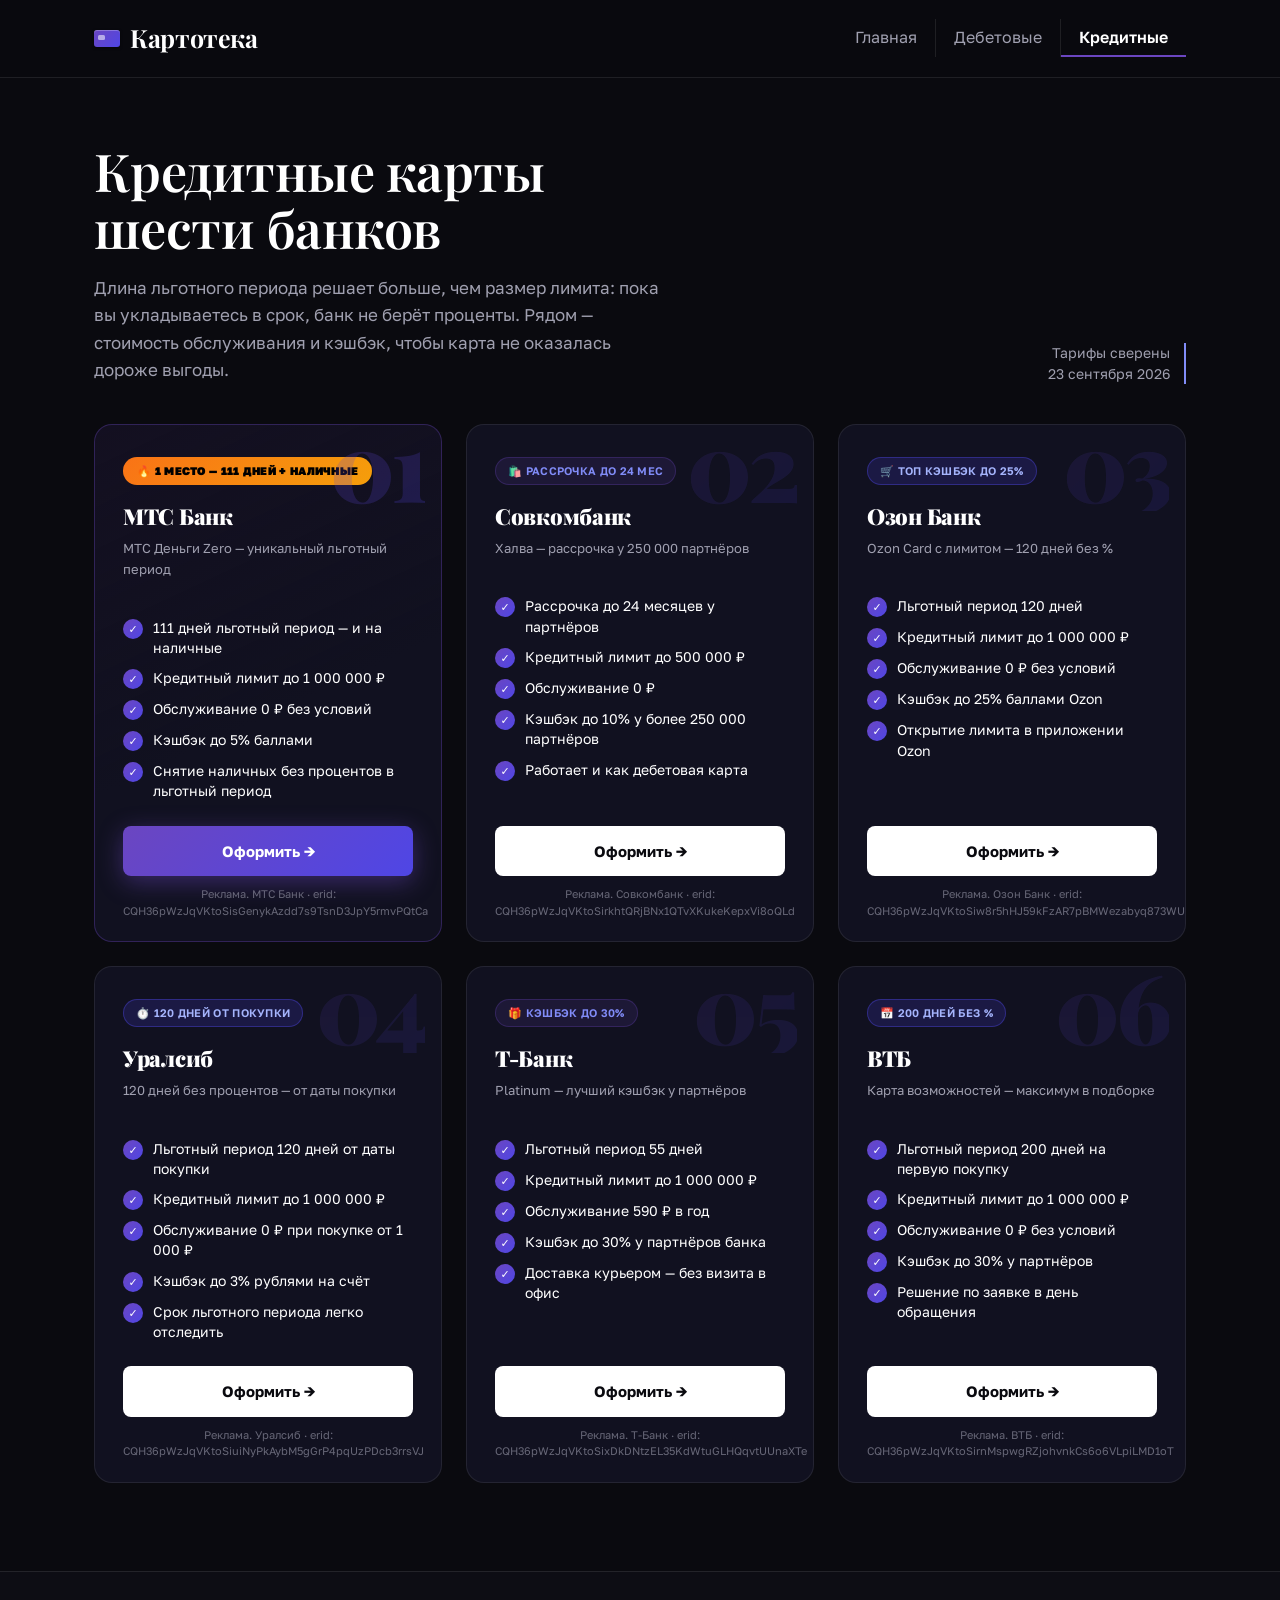
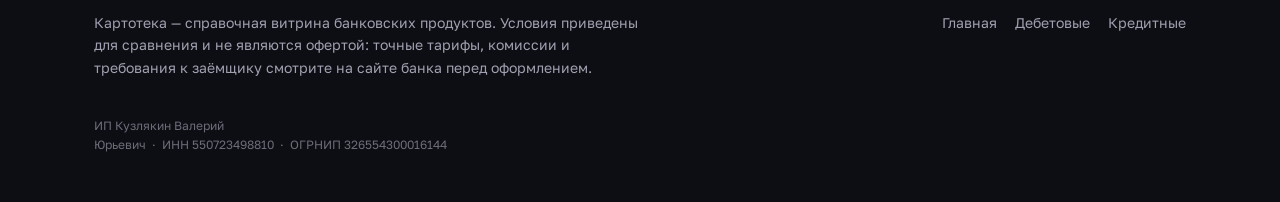
<file: credit.html>
﻿<!DOCTYPE html>
<html lang="ru">
<head>
<meta charset="utf-8">
<meta name="viewport" content="width=device-width, initial-scale=1">
<title>Кредитные карты — Картотека</title>
<meta name="description" content="Шесть кредитных карт: льготный период, лимит, обслуживание и кэшбэк в одинаковых строках.">
<link rel="preconnect" href="https://fonts.googleapis.com">
<link rel="preconnect" href="https://fonts.gstatic.com" crossorigin>
<link href="https://fonts.googleapis.com/css2?family=Golos+Text:wght@400;500;600;700&family=Playfair+Display:wght@500;600;700&display=swap" rel="stylesheet">
<link rel="stylesheet" href="style.css?v=4">
<script type="text/javascript">(function(m,e,t,r,i,k,a){m[i]=m[i]||function(){(m[i].a=m[i].a||[]).push(arguments)};m[i].l=1*new Date();for(var j=0;j<document.scripts.length;j++){if(document.scripts[j].src===r){return;}}k=e.createElement(t),a=e.getElementsByTagName(t)[0],k.async=1,k.src=r,a.parentNode.insertBefore(k,a)})(window,document,"script","https://mc.yandex.ru/metrika/tag.js","ym");ym(113354492,"init",{clickmap:true,trackLinks:true,accurateTrackBounce:true});</script>
<noscript><div><img src="https://mc.yandex.ru/watch/113354492" style="position:absolute;left:-9999px;" alt=""/></div></noscript>
</head>
<body>

<header class="site-head">
  <div class="wrap site-head__inner">
    <a class="logo" href="index.html"><span class="logo__slab"></span>Картотека</a>
    <nav class="nav">
      <a href="index.html">Главная</a>
      <a href="debit.html">Дебетовые</a>
      <a href="credit.html" aria-current="page">Кредитные</a>
    </nav>
  </div>
</header>

<main>

  <section class="wrap page-head">
    <div>
      <h1 class="page-head__title">Кредитные карты шести банков</h1>
      <p class="page-head__lead">Длина льготного периода решает больше, чем размер лимита: пока вы укладываетесь в срок, банк не берёт проценты. Рядом — стоимость обслуживания и кэшбэк, чтобы карта не оказалась дороже выгоды.</p>
    </div>
    <p class="page-head__stamp">Тарифы сверены<br>23 сентября 2026</p>
  </section>

  <div class="wrap rko-grid">

    <!-- 01 МТС Банк -->
    <div class="rko-card first">
      <div class="rko-num">01</div>
      <div class="rko-place">🔥 1 МЕСТО — 111 дней + наличные</div>
      <div class="rko-name">МТС Банк</div>
      <div class="rko-tag">МТС Деньги Zero — уникальный льготный период</div>
      <ul class="rko-perks">
        <li class="rko-perk">111 дней льготный период — и на наличные</li>
        <li class="rko-perk">Кредитный лимит до 1 000 000 ₽</li>
        <li class="rko-perk">Обслуживание 0 ₽ без условий</li>
        <li class="rko-perk">Кэшбэк до 5% баллами</li>
        <li class="rko-perk">Снятие наличных без процентов в льготный период</li>
      </ul>
      <a class="rko-btn accent" href="https://rko-group.ru/s/kc6hsRuk" target="_blank" rel="noopener noreferrer" onclick="ym(113354492,'reachGoal','rko_lead')">Оформить →</a>
      <p class="rko-admark">Реклама. МТС Банк · erid: CQH36pWzJqVKtoSisGenykAzdd7s9TsnD3JpY5rmvPQtCa</p>
    </div>

    <!-- 02 Совкомбанк -->
    <div class="rko-card">
      <div class="rko-num">02</div>
      <div class="rko-badge">🛍️ РАССРОЧКА ДО 24 МЕС</div>
      <div class="rko-name">Совкомбанк</div>
      <div class="rko-tag">Халва — рассрочка у 250 000 партнёров</div>
      <ul class="rko-perks">
        <li class="rko-perk">Рассрочка до 24 месяцев у партнёров</li>
        <li class="rko-perk">Кредитный лимит до 500 000 ₽</li>
        <li class="rko-perk">Обслуживание 0 ₽</li>
        <li class="rko-perk">Кэшбэк до 10% у более 250 000 партнёров</li>
        <li class="rko-perk">Работает и как дебетовая карта</li>
      </ul>
      <a class="rko-btn" href="https://rko-group.ru/s/9HiiKKBI" target="_blank" rel="noopener noreferrer" onclick="ym(113354492,'reachGoal','rko_lead')">Оформить →</a>
      <p class="rko-admark">Реклама. Совкомбанк · erid: CQH36pWzJqVKtoSirkhtQRjBNx1QTvXKukeKepxVi8oQLd</p>
    </div>

    <!-- 03 Озон Банк -->
    <div class="rko-card">
      <div class="rko-num">03</div>
      <div class="rko-badge ac">🛒 ТОП КЭШБЭК ДО 25%</div>
      <div class="rko-name">Озон Банк</div>
      <div class="rko-tag">Ozon Card с лимитом — 120 дней без %</div>
      <ul class="rko-perks">
        <li class="rko-perk">Льготный период 120 дней</li>
        <li class="rko-perk">Кредитный лимит до 1 000 000 ₽</li>
        <li class="rko-perk">Обслуживание 0 ₽ без условий</li>
        <li class="rko-perk">Кэшбэк до 25% баллами Ozon</li>
        <li class="rko-perk">Открытие лимита в приложении Ozon</li>
      </ul>
      <a class="rko-btn" href="https://rko-group.ru/s/ldBmHvNA" target="_blank" rel="noopener noreferrer" onclick="ym(113354492,'reachGoal','rko_lead')">Оформить →</a>
      <p class="rko-admark">Реклама. Озон Банк · erid: CQH36pWzJqVKtoSiw8r5hHJ59kFzAR7pBMWezabyq873WU</p>
    </div>

    <!-- 04 Уралсиб -->
    <div class="rko-card">
      <div class="rko-num">04</div>
      <div class="rko-badge ac">⏱️ 120 ДНЕЙ ОТ ПОКУПКИ</div>
      <div class="rko-name">Уралсиб</div>
      <div class="rko-tag">120 дней без процентов — от даты покупки</div>
      <ul class="rko-perks">
        <li class="rko-perk">Льготный период 120 дней от даты покупки</li>
        <li class="rko-perk">Кредитный лимит до 1 000 000 ₽</li>
        <li class="rko-perk">Обслуживание 0 ₽ при покупке от 1 000 ₽</li>
        <li class="rko-perk">Кэшбэк до 3% рублями на счёт</li>
        <li class="rko-perk">Срок льготного периода легко отследить</li>
      </ul>
      <a class="rko-btn" href="https://rko-group.ru/s/Wxf1BCvM" target="_blank" rel="noopener noreferrer" onclick="ym(113354492,'reachGoal','rko_lead')">Оформить →</a>
      <p class="rko-admark">Реклама. Уралсиб · erid: CQH36pWzJqVKtoSiuiNyPkAybM5gGrP4pqUzPDcb3rrsVJ</p>
    </div>

    <!-- 05 Т-Банк -->
    <div class="rko-card">
      <div class="rko-num">05</div>
      <div class="rko-badge">🎁 КЭШБЭК ДО 30%</div>
      <div class="rko-name">Т-Банк</div>
      <div class="rko-tag">Platinum — лучший кэшбэк у партнёров</div>
      <ul class="rko-perks">
        <li class="rko-perk">Льготный период 55 дней</li>
        <li class="rko-perk">Кредитный лимит до 1 000 000 ₽</li>
        <li class="rko-perk">Обслуживание 590 ₽ в год</li>
        <li class="rko-perk">Кэшбэк до 30% у партнёров банка</li>
        <li class="rko-perk">Доставка курьером — без визита в офис</li>
      </ul>
      <a class="rko-btn" href="https://rko-group.ru/s/3b1RYr93" target="_blank" rel="noopener noreferrer" onclick="ym(113354492,'reachGoal','rko_lead')">Оформить →</a>
      <p class="rko-admark">Реклама. Т-Банк · erid: CQH36pWzJqVKtoSixDkDNtzEL35KdWtuGLHQqvtUUnaXTe</p>
    </div>

    <!-- 06 ВТБ -->
    <div class="rko-card">
      <div class="rko-num">06</div>
      <div class="rko-badge ac">📅 200 ДНЕЙ БЕЗ %</div>
      <div class="rko-name">ВТБ</div>
      <div class="rko-tag">Карта возможностей — максимум в подборке</div>
      <ul class="rko-perks">
        <li class="rko-perk">Льготный период 200 дней на первую покупку</li>
        <li class="rko-perk">Кредитный лимит до 1 000 000 ₽</li>
        <li class="rko-perk">Обслуживание 0 ₽ без условий</li>
        <li class="rko-perk">Кэшбэк до 30% у партнёров</li>
        <li class="rko-perk">Решение по заявке в день обращения</li>
      </ul>
      <a class="rko-btn" href="https://rko-group.ru/s/b8EXqqk6" target="_blank" rel="noopener noreferrer" onclick="ym(113354492,'reachGoal','rko_lead')">Оформить →</a>
      <p class="rko-admark">Реклама. ВТБ · erid: CQH36pWzJqVKtoSirnMspwgRZjohvnkCs6o6VLpiLMD1oT</p>
    </div>

  </div>

</main>

<footer class="site-foot">
  <div class="wrap site-foot__inner">
    <p>Картотека — справочная витрина банковских продуктов. Условия приведены для сравнения и не являются офертой: точные тарифы, комиссии и требования к заёмщику смотрите на сайте банка перед оформлением.</p>
    <nav>
      <a href="index.html">Главная</a>
      <a href="debit.html">Дебетовые</a>
      <a href="credit.html">Кредитные</a>
    </nav>
    <p class="site-foot__legal">ИП Кузлякин Валерий Юрьевич&nbsp;&nbsp;·&nbsp;&nbsp;ИНН&nbsp;550723498810&nbsp;&nbsp;·&nbsp;&nbsp;ОГРНИП&nbsp;326554300016144</p>
  </div>
</footer>

<script>
document.addEventListener('DOMContentLoaded', function(){
  var p = new URLSearchParams(window.location.search);
  var yclid = p.get('yclid') || p.get('_yclid') || '';
  if (yclid) try { sessionStorage.setItem('yclid', yclid); } catch(e){}
  else try { yclid = sessionStorage.getItem('yclid') || ''; } catch(e){}
  if (!yclid) return;
  document.querySelectorAll('a[href*="rko-group.ru/s/"]').forEach(function(a){
    var u = new URL(a.href);
    u.searchParams.set('click_id', yclid);
    a.href = u.toString();
  });
});
</script>
</body>
</html>
</file>
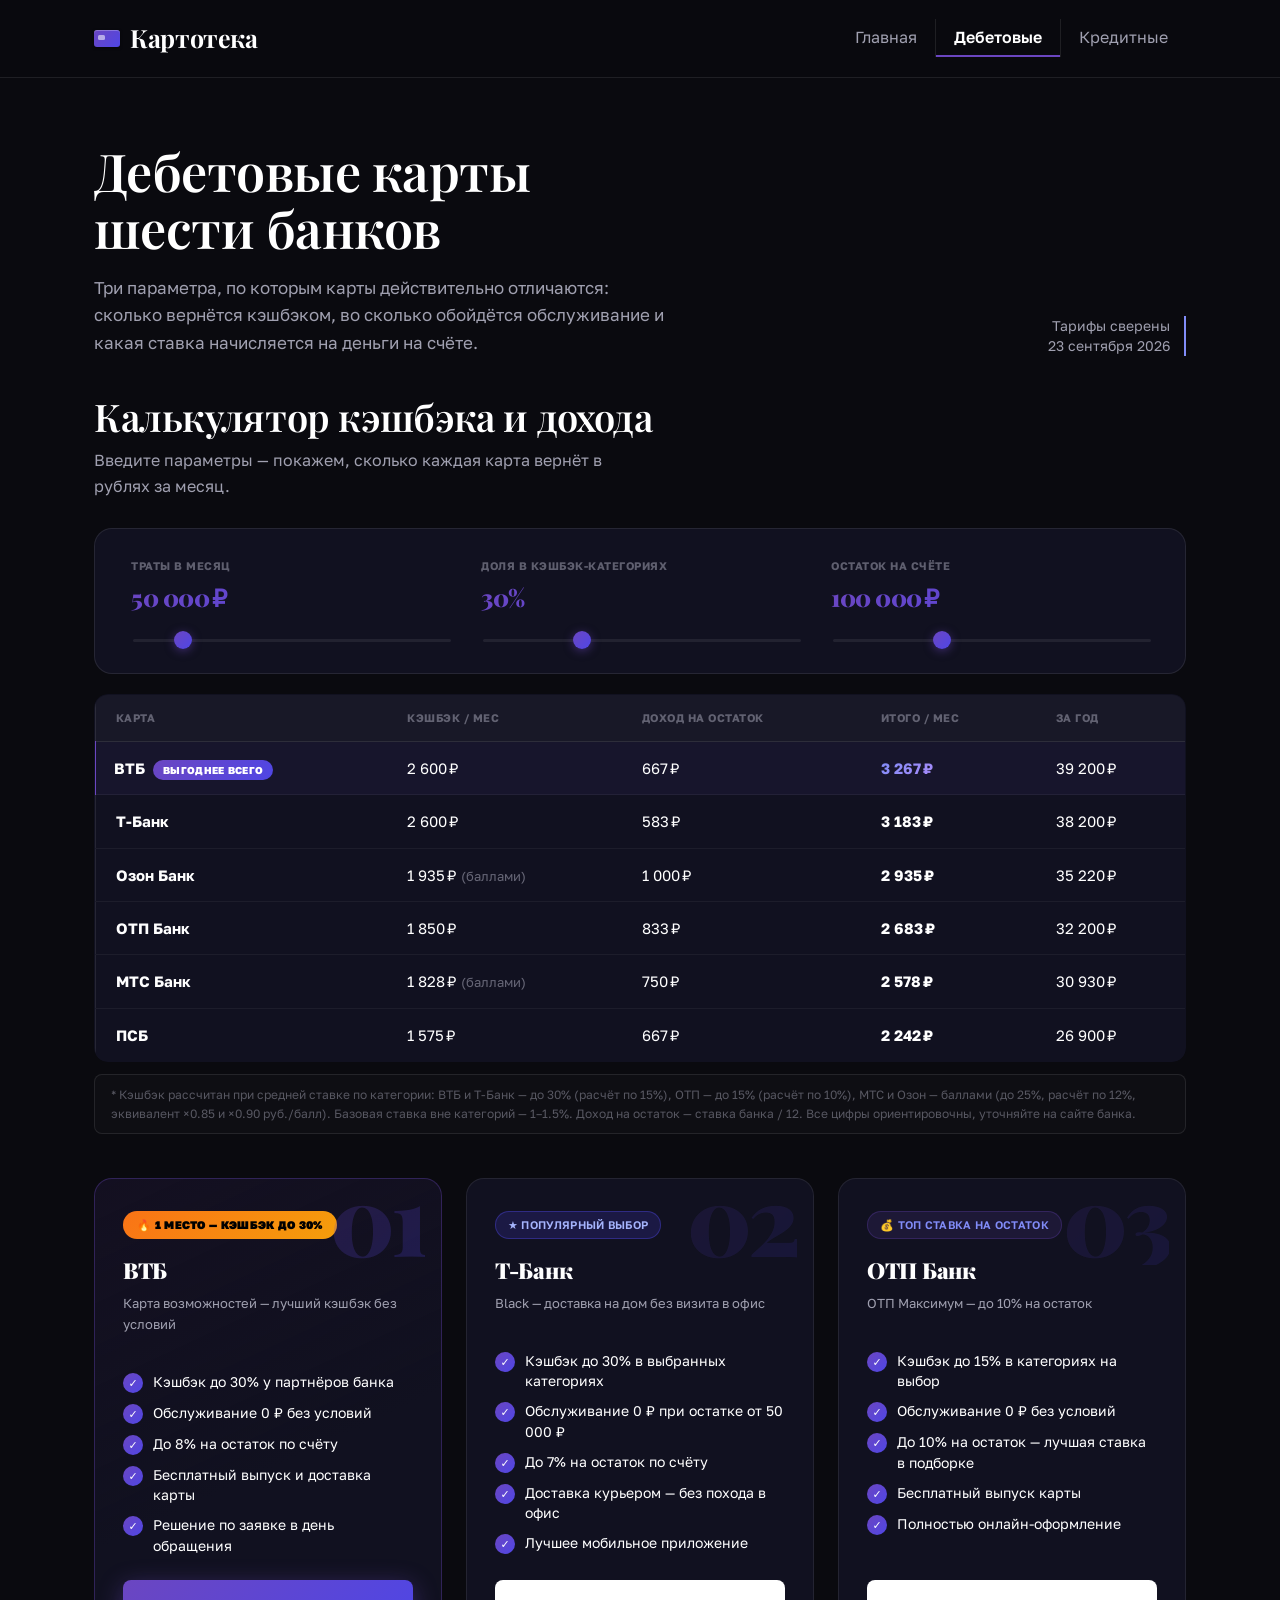
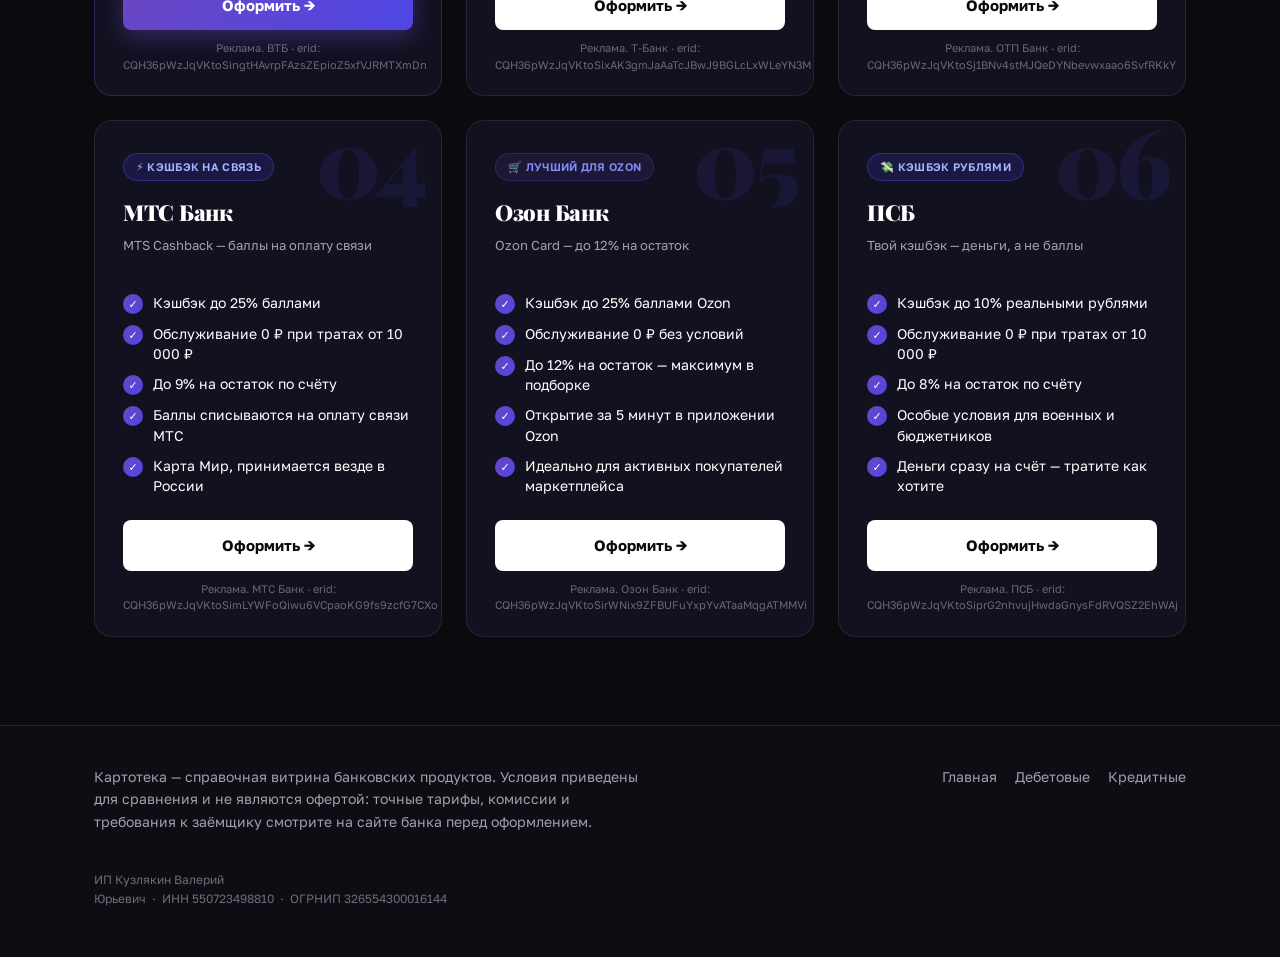
<file: debit.html>
<!DOCTYPE html>
<html lang="ru">
<head>
<meta charset="utf-8">
<meta name="viewport" content="width=device-width, initial-scale=1">
<title>Дебетовые карты — Картотека</title>
<meta name="description" content="Шесть дебетовых карт: кэшбэк, стоимость обслуживания и процент на остаток в одинаковых строках.">
<link rel="preconnect" href="https://fonts.googleapis.com">
<link rel="preconnect" href="https://fonts.gstatic.com" crossorigin>
<link href="https://fonts.googleapis.com/css2?family=Golos+Text:wght@400;500;600;700&family=Playfair+Display:wght@500;600;700&display=swap" rel="stylesheet">
<link rel="stylesheet" href="style.css?v=4">
<script type="text/javascript">(function(m,e,t,r,i,k,a){m[i]=m[i]||function(){(m[i].a=m[i].a||[]).push(arguments)};m[i].l=1*new Date();for(var j=0;j<document.scripts.length;j++){if(document.scripts[j].src===r){return;}}k=e.createElement(t),a=e.getElementsByTagName(t)[0],k.async=1,k.src=r,a.parentNode.insertBefore(k,a)})(window,document,"script","https://mc.yandex.ru/metrika/tag.js","ym");ym(113354492,"init",{clickmap:true,trackLinks:true,accurateTrackBounce:true});</script>
<noscript><div><img src="https://mc.yandex.ru/watch/113354492" style="position:absolute;left:-9999px;" alt=""/></div></noscript>
</head>
<body>

<header class="site-head">
  <div class="wrap site-head__inner">
    <a class="logo" href="index.html"><span class="logo__slab"></span>Картотека</a>
    <nav class="nav">
      <a href="index.html">Главная</a>
      <a href="debit.html" aria-current="page">Дебетовые</a>
      <a href="credit.html">Кредитные</a>
    </nav>
  </div>
</header>

<main>

  <section class="wrap page-head">
    <div>
      <h1 class="page-head__title">Дебетовые карты шести банков</h1>
      <p class="page-head__lead">Три параметра, по которым карты действительно отличаются: сколько вернётся кэшбэком, во сколько обойдётся обслуживание и какая ставка начисляется на деньги на счёте.</p>
    </div>
    <p class="page-head__stamp">Тарифы сверены<br>23 сентября 2026</p>
  </section>

  <!-- ===== Калькулятор кэшбэка ===== -->
  <section class="wrap debit-calc">
    <h2 class="debit-calc__title">Калькулятор кэшбэка и дохода</h2>
    <p class="debit-calc__lead">Введите параметры — покажем, сколько каждая карта вернёт в рублях за месяц.</p>

    <div class="debit-calc__inputs">
      <div class="debit-calc__field">
        <label>Траты в месяц</label>
        <div class="debit-calc__val" id="dSpend">50 000 ₽</div>
        <input type="range" id="sSpend" min="10000" max="300000" step="5000" value="50000">
      </div>
      <div class="debit-calc__field">
        <label>Доля в кэшбэк-категориях</label>
        <div class="debit-calc__val" id="dRatio">30%</div>
        <input type="range" id="sRatio" min="0" max="100" step="5" value="30">
      </div>
      <div class="debit-calc__field">
        <label>Остаток на счёте</label>
        <div class="debit-calc__val" id="dBalance">100 000 ₽</div>
        <input type="range" id="sBalance" min="0" max="300000" step="10000" value="100000">
      </div>
    </div>

    <div class="debit-calc__table-wrap">
      <table class="debit-calc__table">
        <thead>
          <tr>
            <th>Карта</th>
            <th>Кэшбэк / мес</th>
            <th>Доход на остаток</th>
            <th>Итого / мес</th>
            <th>За год</th>
          </tr>
        </thead>
        <tbody id="dcBody"></tbody>
      </table>
    </div>

    <p class="debit-calc__note">* Кэшбэк рассчитан при средней ставке по категории: ВТБ и Т-Банк — до 30% (расчёт по 15%), ОТП — до 15% (расчёт по 10%), МТС и Озон — баллами (до 25%, расчёт по 12%, эквивалент ×0.85 и ×0.90 руб./балл). Базовая ставка вне категорий — 1–1.5%. Доход на остаток — ставка банка / 12. Все цифры ориентировочны, уточняйте на сайте банка.</p>
  </section>

  <div class="wrap rko-grid">

    <!-- 01 ВТБ -->
    <div class="rko-card first">
      <div class="rko-num">01</div>
      <div class="rko-place">🔥 1 МЕСТО — кэшбэк до 30%</div>
      <div class="rko-name">ВТБ</div>
      <div class="rko-tag">Карта возможностей — лучший кэшбэк без условий</div>
      <ul class="rko-perks">
        <li class="rko-perk">Кэшбэк до 30% у партнёров банка</li>
        <li class="rko-perk">Обслуживание 0 ₽ без условий</li>
        <li class="rko-perk">До 8% на остаток по счёту</li>
        <li class="rko-perk">Бесплатный выпуск и доставка карты</li>
        <li class="rko-perk">Решение по заявке в день обращения</li>
      </ul>
      <a class="rko-btn accent" href="https://rko-group.ru/s/NZA4D9kS" target="_blank" rel="noopener noreferrer" onclick="ym(113354492,'reachGoal','rko_lead')">Оформить →</a>
      <p class="rko-admark">Реклама. ВТБ · erid: CQH36pWzJqVKtoSingtHAvrpFAzsZEpioZ5xfVJRMTXmDn</p>
    </div>

    <!-- 02 Т-Банк -->
    <div class="rko-card">
      <div class="rko-num">02</div>
      <div class="rko-badge ac">★ ПОПУЛЯРНЫЙ ВЫБОР</div>
      <div class="rko-name">Т-Банк</div>
      <div class="rko-tag">Black — доставка на дом без визита в офис</div>
      <ul class="rko-perks">
        <li class="rko-perk">Кэшбэк до 30% в выбранных категориях</li>
        <li class="rko-perk">Обслуживание 0 ₽ при остатке от 50 000 ₽</li>
        <li class="rko-perk">До 7% на остаток по счёту</li>
        <li class="rko-perk">Доставка курьером — без похода в офис</li>
        <li class="rko-perk">Лучшее мобильное приложение</li>
      </ul>
      <a class="rko-btn" href="https://rko-group.ru/s/exySLF1Z" target="_blank" rel="noopener noreferrer" onclick="ym(113354492,'reachGoal','rko_lead')">Оформить →</a>
      <p class="rko-admark">Реклама. Т-Банк · erid: CQH36pWzJqVKtoSixAK3gmJaAaTcJBwJ9BGLcLxWLeYN3M</p>
    </div>

    <!-- 03 ОТП Банк -->
    <div class="rko-card">
      <div class="rko-num">03</div>
      <div class="rko-badge">💰 ТОП СТАВКА НА ОСТАТОК</div>
      <div class="rko-name">ОТП Банк</div>
      <div class="rko-tag">ОТП Максимум — до 10% на остаток</div>
      <ul class="rko-perks">
        <li class="rko-perk">Кэшбэк до 15% в категориях на выбор</li>
        <li class="rko-perk">Обслуживание 0 ₽ без условий</li>
        <li class="rko-perk">До 10% на остаток — лучшая ставка в подборке</li>
        <li class="rko-perk">Бесплатный выпуск карты</li>
        <li class="rko-perk">Полностью онлайн-оформление</li>
      </ul>
      <a class="rko-btn" href="https://rko-group.ru/s/w0H7MCJI" target="_blank" rel="noopener noreferrer" onclick="ym(113354492,'reachGoal','rko_lead')">Оформить →</a>
      <p class="rko-admark">Реклама. ОТП Банк · erid: CQH36pWzJqVKtoSj1BNv4stMJQeDYNbevwxaao6SvfRKkY</p>
    </div>

    <!-- 04 МТС Банк -->
    <div class="rko-card">
      <div class="rko-num">04</div>
      <div class="rko-badge ac">⚡ КЭШБЭК НА СВЯЗЬ</div>
      <div class="rko-name">МТС Банк</div>
      <div class="rko-tag">MTS Cashback — баллы на оплату связи</div>
      <ul class="rko-perks">
        <li class="rko-perk">Кэшбэк до 25% баллами</li>
        <li class="rko-perk">Обслуживание 0 ₽ при тратах от 10 000 ₽</li>
        <li class="rko-perk">До 9% на остаток по счёту</li>
        <li class="rko-perk">Баллы списываются на оплату связи МТС</li>
        <li class="rko-perk">Карта Мир, принимается везде в России</li>
      </ul>
      <a class="rko-btn" href="https://rko-group.ru/s/b7N8kwUk" target="_blank" rel="noopener noreferrer" onclick="ym(113354492,'reachGoal','rko_lead')">Оформить →</a>
      <p class="rko-admark">Реклама. МТС Банк · erid: CQH36pWzJqVKtoSimLYWFoQiwu6VCpaoKG9fs9zcfG7CXo</p>
    </div>

    <!-- 05 Озон Банк -->
    <div class="rko-card">
      <div class="rko-num">05</div>
      <div class="rko-badge">🛒 ЛУЧШИЙ ДЛЯ OZON</div>
      <div class="rko-name">Озон Банк</div>
      <div class="rko-tag">Ozon Card — до 12% на остаток</div>
      <ul class="rko-perks">
        <li class="rko-perk">Кэшбэк до 25% баллами Ozon</li>
        <li class="rko-perk">Обслуживание 0 ₽ без условий</li>
        <li class="rko-perk">До 12% на остаток — максимум в подборке</li>
        <li class="rko-perk">Открытие за 5 минут в приложении Ozon</li>
        <li class="rko-perk">Идеально для активных покупателей маркетплейса</li>
      </ul>
      <a class="rko-btn" href="https://rko-group.ru/s/4mWZVtBT" target="_blank" rel="noopener noreferrer" onclick="ym(113354492,'reachGoal','rko_lead')">Оформить →</a>
      <p class="rko-admark">Реклама. Озон Банк · erid: CQH36pWzJqVKtoSirWNix9ZFBUFuYxpYvATaaMqgATMMVi</p>
    </div>

    <!-- 06 ПСБ -->
    <div class="rko-card">
      <div class="rko-num">06</div>
      <div class="rko-badge ac">💸 КЭШБЭК РУБЛЯМИ</div>
      <div class="rko-name">ПСБ</div>
      <div class="rko-tag">Твой кэшбэк — деньги, а не баллы</div>
      <ul class="rko-perks">
        <li class="rko-perk">Кэшбэк до 10% реальными рублями</li>
        <li class="rko-perk">Обслуживание 0 ₽ при тратах от 10 000 ₽</li>
        <li class="rko-perk">До 8% на остаток по счёту</li>
        <li class="rko-perk">Особые условия для военных и бюджетников</li>
        <li class="rko-perk">Деньги сразу на счёт — тратите как хотите</li>
      </ul>
      <a class="rko-btn" href="https://rko-group.ru/s/uEr7yXG6" target="_blank" rel="noopener noreferrer" onclick="ym(113354492,'reachGoal','rko_lead')">Оформить →</a>
      <p class="rko-admark">Реклама. ПСБ · erid: CQH36pWzJqVKtoSiprG2nhvujHwdaGnysFdRVQSZ2EhWAj</p>
    </div>

  </div>

</main>

<footer class="site-foot">
  <div class="wrap site-foot__inner">
    <p>Картотека — справочная витрина банковских продуктов. Условия приведены для сравнения и не являются офертой: точные тарифы, комиссии и требования к заёмщику смотрите на сайте банка перед оформлением.</p>
    <nav>
      <a href="index.html">Главная</a>
      <a href="debit.html">Дебетовые</a>
      <a href="credit.html">Кредитные</a>
    </nav>
    <p class="site-foot__legal">ИП Кузлякин Валерий Юрьевич&nbsp;&nbsp;·&nbsp;&nbsp;ИНН&nbsp;550723498810&nbsp;&nbsp;·&nbsp;&nbsp;ОГРНИП&nbsp;326554300016144</p>
  </div>
</footer>

<script>
(function(){
  var CARDS = [
    { id:'vtb',   name:'ВТБ',       base:.010, special:.150, deposit:.08, mult:1.00 },
    { id:'tbank', name:'Т-Банк',    base:.010, special:.150, deposit:.07, mult:1.00 },
    { id:'otp',   name:'ОТП Банк',  base:.010, special:.100, deposit:.10, mult:1.00 },
    { id:'mts',   name:'МТС Банк',  base:.010, special:.120, deposit:.09, mult:.85  },
    { id:'ozon',  name:'Озон Банк', base:.010, special:.120, deposit:.12, mult:.90  },
    { id:'psb',   name:'ПСБ',       base:.015, special:.070, deposit:.08, mult:1.00 }
  ];

  function fmt(n){
    return new Intl.NumberFormat('ru-RU',{maximumFractionDigits:0}).format(Math.round(n))+' ₽';
  }

  function calc(){
    var spend   = +document.getElementById('sSpend').value;
    var ratio   = +document.getElementById('sRatio').value / 100;
    var balance = +document.getElementById('sBalance').value;

    document.getElementById('dSpend').textContent   = fmt(spend);
    document.getElementById('dRatio').textContent   = Math.round(ratio*100)+'%';
    document.getElementById('dBalance').textContent = fmt(balance);

    var rows = CARDS.map(function(c){
      var raw = spend*(1-ratio)*c.base + spend*ratio*c.special;
      var cb  = raw * c.mult;
      var dep = balance * c.deposit / 12;
      return { name:c.name, cb:cb, dep:dep, total:cb+dep, points:c.mult<1 };
    }).sort(function(a,b){ return b.total-a.total; });

    var html = '';
    rows.forEach(function(r,i){
      var best = i===0;
      var cbStr = fmt(r.cb) + (r.points ? ' <span class="dc-soft">(баллами)</span>' : '');
      var badge  = best ? '<span class="dc-badge">Выгоднее всего</span>' : '';
      var totStr = best
        ? '<span class="dc-total-top">'+fmt(r.total)+'</span>'
        : fmt(r.total);
      html += '<tr class="'+(best?'dc-best':'')+'">'
            + '<td><strong>'+r.name+'</strong>'+badge+'</td>'
            + '<td>'+cbStr+'</td>'
            + '<td>'+fmt(r.dep)+'</td>'
            + '<td class="dc-total">'+totStr+'</td>'
            + '<td class="dc-soft">'+fmt(r.total*12)+'</td>'
            + '</tr>';
    });
    document.getElementById('dcBody').innerHTML = html;
  }

  document.getElementById('sSpend').addEventListener('input', calc);
  document.getElementById('sRatio').addEventListener('input', calc);
  document.getElementById('sBalance').addEventListener('input', calc);
  calc();
})();
</script>

<script>
document.addEventListener('DOMContentLoaded', function(){
  var p = new URLSearchParams(window.location.search);
  var yclid = p.get('yclid') || p.get('_yclid') || '';
  if (yclid) try { sessionStorage.setItem('yclid', yclid); } catch(e){}
  else try { yclid = sessionStorage.getItem('yclid') || ''; } catch(e){}
  if (!yclid) return;
  document.querySelectorAll('a[href*="rko-group.ru/s/"]').forEach(function(a){
    var u = new URL(a.href);
    u.searchParams.set('click_id', yclid);
    a.href = u.toString();
  });
});
</script>
</body>
</html>
</file>
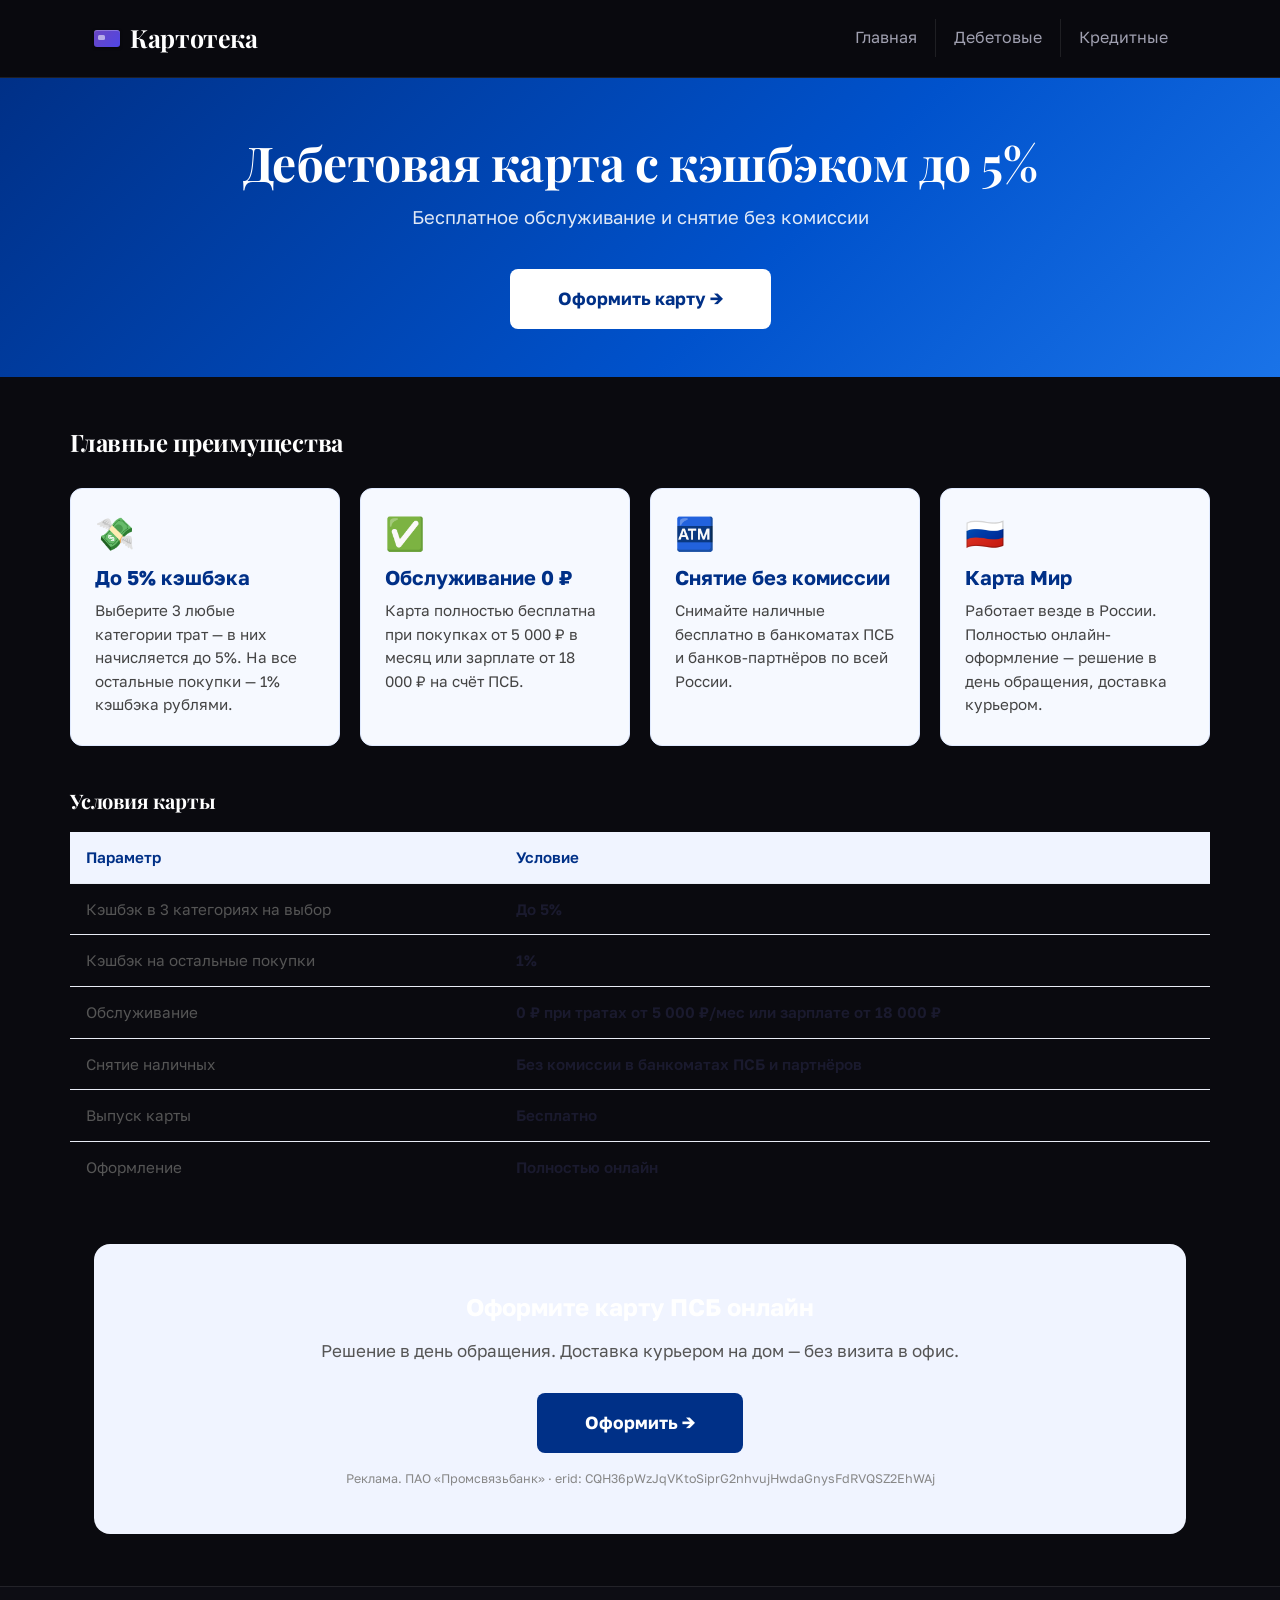
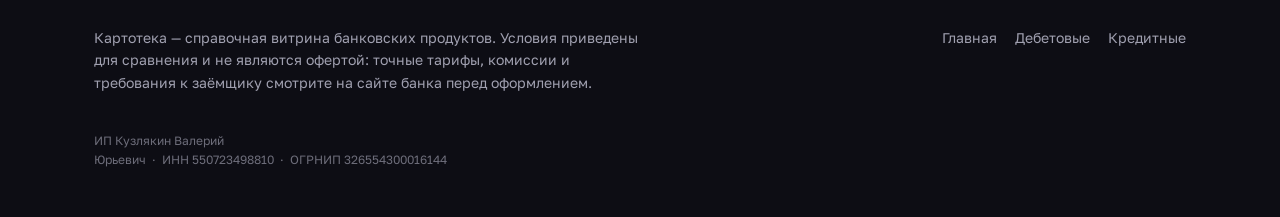
<file: psb.html>
<!DOCTYPE html>
<html lang="ru">
<head>
<meta charset="utf-8">
<meta name="viewport" content="width=device-width, initial-scale=1">
<title>Дебетовая карта ПСБ с кэшбэком до 5% — Картотека</title>
<meta name="description" content="Дебетовая карта Промсвязьбанка: кэшбэк до 5% в трёх категориях, бесплатное обслуживание, снятие без комиссии в банкоматах ПСБ.">
<link rel="preconnect" href="https://fonts.googleapis.com">
<link rel="preconnect" href="https://fonts.gstatic.com" crossorigin>
<link href="https://fonts.googleapis.com/css2?family=Golos+Text:wght@400;500;600;700&family=Playfair+Display:wght@500;600;700&display=swap" rel="stylesheet">
<link rel="stylesheet" href="style.css?v=4">
<script type="text/javascript">(function(m,e,t,r,i,k,a){m[i]=m[i]||function(){(m[i].a=m[i].a||[]).push(arguments)};m[i].l=1*new Date();for(var j=0;j<document.scripts.length;j++){if(document.scripts[j].src===r){return;}}k=e.createElement(t),a=e.getElementsByTagName(t)[0],k.async=1,k.src=r,a.parentNode.insertBefore(k,a)})(window,document,"script","https://mc.yandex.ru/metrika/tag.js","ym");ym(113354492,"init",{clickmap:true,trackLinks:true,accurateTrackBounce:true});</script>
<noscript><div><img src="https://mc.yandex.ru/watch/113354492" style="position:absolute;left:-9999px;" alt=""/></div></noscript>
<style>
  .psb-hero {
    background: linear-gradient(135deg, #003087 0%, #0052cc 60%, #1a73e8 100%);
    color: #fff;
    padding: 56px 0 48px;
    text-align: center;
  }
  .psb-hero__title {
    font-family: 'Playfair Display', serif;
    font-size: clamp(2rem, 5vw, 3rem);
    font-weight: 700;
    margin: 0 0 12px;
    line-height: 1.2;
  }
  .psb-hero__sub {
    font-size: 1.15rem;
    opacity: .88;
    margin: 0 0 36px;
  }
  .psb-hero__btn {
    display: inline-block;
    background: #fff;
    color: #003087;
    font-weight: 700;
    font-size: 1.1rem;
    padding: 16px 48px;
    border-radius: 8px;
    text-decoration: none;
    transition: box-shadow .2s, transform .15s;
  }
  .psb-hero__btn:hover {
    box-shadow: 0 6px 24px rgba(0,0,0,.25);
    transform: translateY(-2px);
  }

  .psb-features {
    padding: 52px 0 44px;
  }
  .psb-features__title {
    font-size: 1.5rem;
    font-weight: 700;
    margin: 0 0 32px;
  }
  .psb-features__grid {
    display: grid;
    grid-template-columns: repeat(auto-fit, minmax(240px, 1fr));
    gap: 20px;
  }
  .psb-feat {
    background: #f6f9ff;
    border-radius: 12px;
    padding: 28px 24px;
    border: 1.5px solid #e0eaff;
  }
  .psb-feat__icon {
    font-size: 2rem;
    margin-bottom: 12px;
    line-height: 1;
  }
  .psb-feat__head {
    font-size: 1.25rem;
    font-weight: 700;
    color: #003087;
    margin-bottom: 6px;
  }
  .psb-feat__body {
    font-size: .95rem;
    color: #444;
    line-height: 1.55;
  }

  .psb-cta {
    background: #f0f4ff;
    border-radius: 16px;
    padding: 44px 32px;
    text-align: center;
    margin: 0 0 52px;
  }
  .psb-cta__title {
    font-size: 1.5rem;
    font-weight: 700;
    margin: 0 0 10px;
  }
  .psb-cta__lead {
    color: #555;
    margin: 0 0 28px;
  }
  .psb-cta__btn {
    display: inline-block;
    background: #003087;
    color: #fff;
    font-weight: 700;
    font-size: 1.1rem;
    padding: 16px 48px;
    border-radius: 8px;
    text-decoration: none;
    transition: background .2s, box-shadow .2s;
  }
  .psb-cta__btn:hover {
    background: #0041b0;
    box-shadow: 0 4px 16px rgba(0,48,135,.3);
  }
  .psb-admark {
    font-size: .78rem;
    color: #888;
    margin-top: 16px;
  }

  .psb-conditions {
    padding: 0 0 52px;
  }
  .psb-conditions__title {
    font-size: 1.25rem;
    font-weight: 700;
    margin: 0 0 20px;
  }
  .psb-cond-table {
    width: 100%;
    border-collapse: collapse;
  }
  .psb-cond-table th,
  .psb-cond-table td {
    padding: 13px 16px;
    text-align: left;
    border-bottom: 1px solid #e8ecf5;
    font-size: .95rem;
  }
  .psb-cond-table th {
    background: #f0f4ff;
    font-weight: 600;
    color: #003087;
  }
  .psb-cond-table tr:last-child td {
    border-bottom: none;
  }
  .psb-cond-table td:first-child {
    color: #555;
  }
  .psb-cond-table td:last-child {
    font-weight: 600;
    color: #1a1a2e;
  }
</style>
</head>
<body>

<header class="site-head">
  <div class="wrap site-head__inner">
    <a class="logo" href="index.html"><span class="logo__slab"></span>Картотека</a>
    <nav class="nav">
      <a href="index.html">Главная</a>
      <a href="debit.html">Дебетовые</a>
      <a href="credit.html">Кредитные</a>
    </nav>
  </div>
</header>

<main>

  <section class="psb-hero">
    <div class="wrap">
      <h1 class="psb-hero__title">Дебетовая карта с кэшбэком до 5%</h1>
      <p class="psb-hero__sub">Бесплатное обслуживание и снятие без комиссии</p>
      <a class="psb-hero__btn" href="https://rko-group.ru/s/uEr7yXG6" target="_blank" rel="noopener noreferrer" onclick="ym(113354492,'reachGoal','rko_lead')">Оформить карту →</a>
    </div>
  </section>

  <section class="wrap psb-features">
    <h2 class="psb-features__title">Главные преимущества</h2>
    <div class="psb-features__grid">

      <div class="psb-feat">
        <div class="psb-feat__icon">💸</div>
        <div class="psb-feat__head">До 5% кэшбэка</div>
        <div class="psb-feat__body">Выберите 3 любые категории трат — в них начисляется до 5%. На все остальные покупки — 1% кэшбэка рублями.</div>
      </div>

      <div class="psb-feat">
        <div class="psb-feat__icon">✅</div>
        <div class="psb-feat__head">Обслуживание 0 ₽</div>
        <div class="psb-feat__body">Карта полностью бесплатна при покупках от 5 000 ₽ в месяц или зарплате от 18 000 ₽ на счёт ПСБ.</div>
      </div>

      <div class="psb-feat">
        <div class="psb-feat__icon">🏧</div>
        <div class="psb-feat__head">Снятие без комиссии</div>
        <div class="psb-feat__body">Снимайте наличные бесплатно в банкоматах ПСБ и банков-партнёров по всей России.</div>
      </div>

      <div class="psb-feat">
        <div class="psb-feat__icon">🇷🇺</div>
        <div class="psb-feat__head">Карта Мир</div>
        <div class="psb-feat__body">Работает везде в России. Полностью онлайн-оформление — решение в день обращения, доставка курьером.</div>
      </div>

    </div>
  </section>

  <section class="wrap psb-conditions">
    <h2 class="psb-conditions__title">Условия карты</h2>
    <table class="psb-cond-table">
      <thead>
        <tr>
          <th>Параметр</th>
          <th>Условие</th>
        </tr>
      </thead>
      <tbody>
        <tr>
          <td>Кэшбэк в 3 категориях на выбор</td>
          <td>До 5%</td>
        </tr>
        <tr>
          <td>Кэшбэк на остальные покупки</td>
          <td>1%</td>
        </tr>
        <tr>
          <td>Обслуживание</td>
          <td>0 ₽ при тратах от 5 000 ₽/мес или зарплате от 18 000 ₽</td>
        </tr>
        <tr>
          <td>Снятие наличных</td>
          <td>Без комиссии в банкоматах ПСБ и партнёров</td>
        </tr>
        <tr>
          <td>Выпуск карты</td>
          <td>Бесплатно</td>
        </tr>
        <tr>
          <td>Оформление</td>
          <td>Полностью онлайн</td>
        </tr>
      </tbody>
    </table>
  </section>

  <div class="wrap">
    <div class="psb-cta">
      <div class="psb-cta__title">Оформите карту ПСБ онлайн</div>
      <p class="psb-cta__lead">Решение в день обращения. Доставка курьером на дом — без визита в офис.</p>
      <a class="psb-cta__btn" href="https://rko-group.ru/s/uEr7yXG6" target="_blank" rel="noopener noreferrer" onclick="ym(113354492,'reachGoal','rko_lead')">Оформить →</a>
      <p class="psb-admark">Реклама. ПАО «Промсвязьбанк» · erid: CQH36pWzJqVKtoSiprG2nhvujHwdaGnysFdRVQSZ2EhWAj</p>
    </div>
  </div>

</main>

<footer class="site-foot">
  <div class="wrap site-foot__inner">
    <p>Картотека — справочная витрина банковских продуктов. Условия приведены для сравнения и не являются офертой: точные тарифы, комиссии и требования к заёмщику смотрите на сайте банка перед оформлением.</p>
    <nav>
      <a href="index.html">Главная</a>
      <a href="debit.html">Дебетовые</a>
      <a href="credit.html">Кредитные</a>
    </nav>
    <p class="site-foot__legal">ИП Кузлякин Валерий Юрьевич&nbsp;&nbsp;·&nbsp;&nbsp;ИНН&nbsp;550723498810&nbsp;&nbsp;·&nbsp;&nbsp;ОГРНИП&nbsp;326554300016144</p>
  </div>
</footer>

<script>
document.addEventListener('DOMContentLoaded', function(){
  var p = new URLSearchParams(window.location.search);
  var yclid = p.get('yclid') || p.get('_yclid') || '';
  if (yclid) try { sessionStorage.setItem('yclid', yclid); } catch(e){}
  else try { yclid = sessionStorage.getItem('yclid') || ''; } catch(e){}
  if (!yclid) return;
  document.querySelectorAll('a[href*="rko-group.ru/s/"]').forEach(function(a){
    var u = new URL(a.href);
    u.searchParams.set('click_id', yclid);
    a.href = u.toString();
  });
});
</script>
</body>
</html>
</file>
<file: style.css>
/* Картотека — витрина банковских карт
   Тёмная гамма, совпадает с rko/index.html */

:root {
  --sand:        #0a0a0f;
  --sand-deep:   #0d0d14;
  --sand-line:   rgba(255,255,255,.09);
  --paper:       #111120;
  --ink:         #ffffff;
  --ink-soft:    #a0a0b0;
  --terra:       #6b46c1;
  --terra-deep:  #4f46e5;
  --moss:        #818cf8;

  --shadow-lift: 0 1px 4px rgba(0,0,0,.45),
                 0 8px 24px rgba(0,0,0,.35);
  --shadow-card: 0 0 0 1px rgba(107,70,193,.28),
                 0 16px 48px rgba(107,70,193,.18);

  --radius: 14px;
}

*, *::before, *::after { box-sizing: border-box; }

html { -webkit-text-size-adjust: 100%; }

body {
  margin: 0;
  background: var(--sand);
  color: var(--ink);
  font-family: "Golos Text", "Segoe UI", system-ui, sans-serif;
  font-size: 17px;
  line-height: 1.62;
  font-feature-settings: "tnum" off;
}

h1, h2, h3 {
  font-family: "Playfair Display", Georgia, "Times New Roman", serif;
  font-weight: 600;
  color: var(--ink);
  margin: 0;
  letter-spacing: -0.01em;
  line-height: 1.1;
}

p { margin: 0; }

a { color: inherit; }

img, svg { display: block; max-width: 100%; }

:focus-visible {
  outline: 2px solid var(--moss);
  outline-offset: 3px;
  border-radius: 4px;
}

.wrap {
  width: 100%;
  max-width: 1140px;
  margin: 0 auto;
  padding: 0 24px;
}

/* ---------- Шапка ---------- */

.site-head {
  border-bottom: 1px solid var(--sand-line);
  background: rgba(10,10,15,.94);
  backdrop-filter: blur(16px);
  position: sticky;
  top: 0;
  z-index: 20;
}

.site-head__inner {
  display: flex;
  align-items: center;
  justify-content: space-between;
  gap: 24px;
  padding-block: 18px;
  flex-wrap: wrap;
}

.logo {
  font-family: "Playfair Display", Georgia, serif;
  font-size: 25px;
  font-weight: 700;
  letter-spacing: -0.015em;
  text-decoration: none;
  display: inline-flex;
  align-items: center;
  gap: 10px;
  color: var(--ink);
}

.logo__slab {
  width: 26px;
  height: 17px;
  border-radius: 3px;
  background: linear-gradient(135deg, var(--terra), var(--terra-deep));
  box-shadow: inset 0 1px 0 rgba(255,255,255,.25),
              0 1px 3px rgba(0,0,0,.5);
  position: relative;
}

.logo__slab::after {
  content: "";
  position: absolute;
  left: 4px;
  top: 5px;
  width: 7px;
  height: 5px;
  border-radius: 1.5px;
  background: rgba(255,255,255,.55);
}

.nav {
  display: flex;
  align-items: center;
  gap: 0;
  font-size: 16px;
}

.nav a {
  text-decoration: none;
  padding: 6px 18px;
  color: var(--ink-soft);
  border-left: 1px solid var(--sand-line);
  transition: color .18s ease;
}

.nav a:first-child { border-left: none; padding-left: 0; }
.nav a:hover { color: var(--moss); }

.nav a[aria-current="page"] {
  color: var(--ink);
  font-weight: 600;
  box-shadow: inset 0 -2px 0 var(--terra);
}

/* ---------- Кнопки ---------- */

.btn {
  display: inline-block;
  font: inherit;
  font-weight: 600;
  text-decoration: none;
  text-align: center;
  padding: 13px 26px;
  border-radius: 10px;
  border: none;
  cursor: pointer;
  transition: transform .12s ease, box-shadow .12s ease, background .18s ease;
}

.btn--solid {
  background: var(--terra);
  color: #fff;
  box-shadow: 0 4px 16px rgba(107,70,193,.4);
}

.btn--solid:hover { background: var(--terra-deep); }

.btn--solid:active {
  transform: translateY(1px);
  box-shadow: 0 2px 6px rgba(107,70,193,.3);
}

.btn--line {
  background: transparent;
  color: var(--ink);
  box-shadow: inset 0 0 0 1.5px rgba(255,255,255,.25);
}

.btn--line:hover { box-shadow: inset 0 0 0 1.5px var(--moss); color: var(--moss); }
.btn--line:active { transform: translateY(1px); }

.btn--wide { width: 100%; }

/* ---------- Главный экран ---------- */

.hero {
  padding-block: 76px 84px;
  display: grid;
  grid-template-columns: minmax(0, 1.05fr) minmax(0, .95fr);
  gap: 56px;
  align-items: center;
}

.hero__title {
  font-size: clamp(38px, 5.4vw, 63px);
  max-width: 13ch;
  color: #fff;
}

.hero__lead {
  margin-top: 24px;
  max-width: 46ch;
  font-size: 18px;
  color: var(--ink-soft);
}

.hero__actions {
  margin-top: 34px;
  display: flex;
  gap: 14px;
  flex-wrap: wrap;
}

.hero__note {
  margin-top: 26px;
  font-size: 14px;
  color: var(--ink-soft);
  padding-top: 16px;
  border-top: 1px solid var(--sand-line);
  max-width: 40ch;
}

.hero__note b { color: var(--moss); font-weight: 600; }

/* стопка карт */

.stack {
  position: relative;
  height: 380px;
}

.stack .bankcard {
  position: absolute;
  width: 300px;
  left: 50%;
  top: 50%;
}

.stack__1 { transform: translate(-72%, -74%) rotate(-9deg); z-index: 3; }
.stack__2 { transform: translate(-46%, -48%) rotate(-1deg); z-index: 2; }
.stack__3 { transform: translate(-22%, -22%) rotate(7deg);  z-index: 1; }

@media (prefers-reduced-motion: no-preference) {
  .stack .bankcard { animation: settle .72s cubic-bezier(.2, .8, .25, 1) both; }
  .stack__3 { animation-delay: .04s; }
  .stack__2 { animation-delay: .14s; }
  .stack__1 { animation-delay: .24s; }
}

@keyframes settle {
  from { opacity: 0; translate: 0 26px; scale: .97; }
  to   { opacity: 1; translate: 0 0;    scale: 1; }
}

/* ---------- Два раздела ---------- */

.pair {
  display: grid;
  grid-template-columns: 1fr 1fr;
  gap: 28px;
  padding-bottom: 96px;
}

.pick {
  background: var(--paper);
  border: 1px solid var(--sand-line);
  border-radius: 20px;
  padding: 34px 34px 30px;
  box-shadow: var(--shadow-lift);
  display: flex;
  flex-direction: column;
}

.pick__title { font-size: 34px; color: #fff; }

.pick__lead {
  margin-top: 12px;
  color: var(--ink-soft);
  font-size: 16px;
  max-width: 34ch;
}

.pick__tray {
  margin: 26px 0 24px;
  border-radius: 16px;
  padding: 26px 0 0;
  height: 168px;
  overflow: hidden;
  background: linear-gradient(180deg, rgba(107,70,193,.14), rgba(79,70,229,.04));
  box-shadow: inset 0 2px 7px rgba(0,0,0,.4),
              inset 0 -1px 0 rgba(255,255,255,.07);
  display: flex;
  justify-content: center;
}

.pick__tray .bankcard {
  width: 248px;
  transform: rotate(-4deg);
}

.pick__facts {
  list-style: none;
  margin: 0 0 26px;
  padding: 0;
  font-size: 15.5px;
}

.pick__facts li {
  display: flex;
  justify-content: space-between;
  gap: 16px;
  padding: 11px 0;
  border-top: 1px solid var(--sand-line);
  color: var(--ink-soft);
}

.pick__facts li:last-child { border-bottom: 1px solid var(--sand-line); }
.pick__facts b { color: var(--ink); font-weight: 600; white-space: nowrap; }

.pick .btn { margin-top: auto; }

/* ---------- Почему ---------- */

.why {
  border-top: 1px solid var(--sand-line);
  padding-block: 72px 90px;
}

.why__title { font-size: 38px; max-width: 18ch; color: #fff; }

.why__grid {
  margin-top: 40px;
  display: grid;
  grid-template-columns: repeat(3, 1fr);
  gap: 36px;
}

.why__item { max-width: 34ch; }

.why__mark { color: var(--terra); margin-bottom: 16px; }

.why__item h3 {
  font-size: 22px;
  margin-bottom: 10px;
  line-height: 1.25;
  color: #fff;
}

.why__item p { color: var(--ink-soft); font-size: 16px; }

/* ---------- Страницы со списком ---------- */

.page-head {
  padding-block: 64px 40px;
  display: grid;
  grid-template-columns: minmax(0, 1fr) auto;
  gap: 32px;
  align-items: end;
}

.page-head__title { font-size: clamp(34px, 4.6vw, 52px); max-width: 16ch; color: #fff; }

.page-head__lead {
  margin-top: 18px;
  color: var(--ink-soft);
  max-width: 52ch;
}

.page-head__stamp {
  font-size: 14px;
  color: var(--ink-soft);
  text-align: right;
  border-right: 2px solid var(--moss);
  padding-right: 14px;
  line-height: 1.45;
}

/* старый offer-формат (сохранён для совместимости) */
.offers {
  display: flex;
  flex-direction: column;
  gap: 24px;
  padding-bottom: 88px;
}

.offer {
  background: var(--paper);
  border: 1px solid var(--sand-line);
  border-radius: 20px;
  box-shadow: var(--shadow-lift);
  padding: 28px 32px 18px;
}

.offer__body {
  display: grid;
  grid-template-columns: 296px minmax(0, 1fr) 208px;
  gap: 36px;
  align-items: center;
}

.offer__tray {
  border-radius: 16px;
  padding: 22px 24px;
  background: linear-gradient(180deg, rgba(107,70,193,.14), rgba(79,70,229,.04));
  box-shadow: inset 0 2px 7px rgba(0,0,0,.4),
              inset 0 -1px 0 rgba(255,255,255,.07);
}

.offer__tray .bankcard { width: 100%; }

.offer__bank {
  font-size: 30px;
  line-height: 1.15;
  color: #fff;
}

.offer__product {
  margin-top: 4px;
  color: var(--moss);
  font-weight: 600;
  font-size: 15px;
}

.offer__note {
  margin-top: 12px;
  color: var(--ink-soft);
  font-size: 15px;
  max-width: 46ch;
}

.params {
  margin-top: 22px;
  display: grid;
  grid-template-columns: repeat(3, minmax(0, 1fr));
  gap: 18px 0;
}

.params--four { grid-template-columns: repeat(2, minmax(0, 1fr)); }
.params--four .param:nth-child(odd) { padding-left: 0; border-left: none; }

.param {
  padding: 0 20px;
  border-left: 1px solid var(--sand-line);
}

.param:first-child { padding-left: 0; border-left: none; }

.param__value {
  font-family: "Playfair Display", Georgia, serif;
  font-size: 26px;
  font-weight: 600;
  line-height: 1.15;
  display: block;
  color: #fff;
}

.param__value span { font-size: 16px; font-weight: 500; }

.param__value i {
  font-family: "Golos Text", "Segoe UI", system-ui, sans-serif;
  font-style: normal;
  font-size: 14px;
  font-weight: 500;
  color: var(--ink-soft);
  margin-right: 1px;
}

.param__label {
  display: block;
  margin-top: 4px;
  font-size: 13.5px;
  color: var(--ink-soft);
}

.offer__side { display: flex; flex-direction: column; gap: 10px; }

.offer__side small {
  font-size: 13px;
  color: var(--ink-soft);
  text-align: center;
  line-height: 1.4;
}

.offer__ad {
  margin-top: 18px;
  padding-top: 12px;
  border-top: 1px solid var(--sand-line);
  font-size: 12px;
  color: rgba(160,160,176,.65);
}

.erid-placeholder {
  font-size: 10px;
  color: rgba(160,160,176,.5);
  margin-left: 4px;
}

/* ---------- Карта банка ---------- */

.bankcard {
  aspect-ratio: 1.585;
  border-radius: 13px;
  padding: 16px 18px;
  position: relative;
  overflow: hidden;
  isolation: isolate;
  color: var(--face-ink, #FFF);
  background: linear-gradient(152deg, var(--face-a) 0%, var(--face-b) 100%);
  box-shadow: var(--shadow-card), inset 0 1px 0 rgba(255,255,255,.22);
  display: flex;
  flex-direction: column;
  justify-content: space-between;
}

.bankcard::before {
  content: "";
  position: absolute;
  inset: -20%;
  background: linear-gradient(107deg,
    transparent 40%,
    var(--face-band, rgba(255,255,255,.13)) 40%,
    var(--face-band, rgba(255,255,255,.13)) 56%,
    transparent 56%);
  z-index: -1;
}

.bankcard::after {
  content: "";
  position: absolute;
  left: -30%;
  top: -60%;
  width: 90%;
  height: 190%;
  background: linear-gradient(90deg, rgba(255,255,255,.16), rgba(255,255,255,0));
  transform: rotate(18deg);
  z-index: -1;
}

.bankcard__top {
  display: flex;
  align-items: flex-start;
  justify-content: space-between;
  gap: 12px;
}

.bankcard__brand {
  font-family: "Playfair Display", Georgia, serif;
  font-size: 19px;
  font-weight: 700;
  letter-spacing: .01em;
}

.bankcard__kind {
  font-size: 11px;
  font-weight: 500;
  opacity: .72;
  margin-top: 5px;
}

.bankcard__chip {
  width: 38px;
  height: 28px;
  border-radius: 6px;
  background: linear-gradient(140deg, #F0E1B0, #C6A95E 42%, #F5ECCB 66%, #B29245);
  box-shadow: inset 0 0 0 1px rgba(0,0,0,.18), 0 1px 1px rgba(0,0,0,.25);
  position: relative;
  flex: none;
}

.bankcard__chip::before,
.bankcard__chip::after {
  content: "";
  position: absolute;
  background: rgba(60,45,15,.45);
}

.bankcard__chip::before {
  left: 0; right: 0; top: 50%; height: 1px;
}

.bankcard__chip::after {
  top: 5px; bottom: 5px; left: 50%; width: 1px;
}

.bankcard__mid {
  display: flex;
  align-items: center;
  gap: 12px;
}

.bankcard__wave { opacity: .8; }

.bankcard__digits {
  font-size: 14px;
  font-weight: 500;
  letter-spacing: .1em;
  opacity: .92;
}

.bankcard__foot {
  display: flex;
  align-items: flex-end;
  justify-content: space-between;
  font-size: 11.5px;
  opacity: .78;
  letter-spacing: .02em;
}

/* лица карт */
.face-vtb     { --face-a: #1D3E69; --face-b: #12294A; --face-ink: #F2EDE4; }
.face-tbank   { --face-a: #F3C43F; --face-b: #D9A11D; --face-ink: #241E10; --face-band: rgba(44,34,10,.10); }
.face-otp     { --face-a: #4A7C59; --face-b: #2F5A3C; --face-ink: #F1F6EF; }
.face-mts     { --face-a: #B33E34; --face-b: #8A2A22; --face-ink: #FCEEEA; }
.face-ozon    { --face-a: #24539F; --face-b: #16356D; --face-ink: #EAF0FB; }
.face-psb     { --face-a: #D2691E; --face-b: #A04A11; --face-ink: #FFF4E8; }
.face-sovcom  { --face-a: #7E2E2E; --face-b: #561C1C; --face-ink: #F7EAE5; }
.face-uralsib { --face-a: #2B6761; --face-b: #17443F; --face-ink: #E9F4F1; }

/* ---------- rko-card format (mrktbank.ru style, dark) ---------- */

.rko-grid {
  display: grid;
  grid-template-columns: repeat(3, 1fr);
  gap: 24px;
  padding-bottom: 88px;
}

.rko-card {
  background: #111120;
  border: 1px solid rgba(255,255,255,.08);
  border-radius: 18px;
  padding: 32px 28px 22px;
  position: relative;
  overflow: hidden;
  display: flex;
  flex-direction: column;
  transition: box-shadow .25s, border-color .25s, transform .25s;
}

.rko-card:hover {
  box-shadow: 0 0 0 1px rgba(107,70,193,.35), 0 16px 48px rgba(107,70,193,.2);
  border-color: rgba(107,70,193,.35);
  transform: translateY(-3px);
}

.rko-card.first {
  border-color: rgba(107,70,193,.35);
  background: linear-gradient(155deg, rgba(107,70,193,.1) 0%, #111120 55%);
}

.rko-num {
  position: absolute;
  top: -10px;
  right: 16px;
  font-size: 96px;
  font-weight: 900;
  line-height: 1;
  background: linear-gradient(135deg, #6b46c1, #4f46e5);
  -webkit-background-clip: text;
  -webkit-text-fill-color: transparent;
  background-clip: text;
  opacity: .12;
  pointer-events: none;
  letter-spacing: -4px;
  user-select: none;
  font-family: "Playfair Display", Georgia, serif;
}

.rko-card.first .rko-num { opacity: .22; }

.rko-place {
  display: inline-flex;
  align-items: center;
  gap: 6px;
  background: linear-gradient(135deg, #f97316, #f59e0b);
  color: #000;
  font-size: 11px;
  font-weight: 900;
  padding: 5px 14px;
  border-radius: 999px;
  margin-bottom: 14px;
  text-transform: uppercase;
  letter-spacing: .3px;
  width: fit-content;
}

.rko-badge {
  display: inline-flex;
  align-items: center;
  background: rgba(107,70,193,.14);
  border: 1px solid rgba(107,70,193,.28);
  color: #818cf8;
  font-size: 11px;
  font-weight: 600;
  padding: 4px 12px;
  border-radius: 999px;
  text-transform: uppercase;
  letter-spacing: .3px;
  margin-bottom: 14px;
  width: fit-content;
}

.rko-badge.ac {
  background: rgba(79,70,229,.18);
  border-color: rgba(79,70,229,.4);
  color: #a5b4fc;
}

.rko-name {
  font-size: 22px;
  font-weight: 900;
  color: #fff;
  margin-bottom: 4px;
  letter-spacing: -.3px;
  font-family: "Playfair Display", Georgia, serif;
}

.rko-tag {
  font-size: 13px;
  color: #a0a0b0;
  margin-bottom: 20px;
}

.rko-perks {
  display: flex;
  flex-direction: column;
  gap: 10px;
  margin-bottom: 24px;
  flex: 1;
  list-style: none;
  padding: 0;
}

.rko-perk {
  display: flex;
  align-items: flex-start;
  gap: 10px;
  font-size: 14px;
  color: #fff;
  line-height: 1.45;
}

.rko-perk::before {
  content: "✓";
  flex-shrink: 0;
  width: 20px;
  height: 20px;
  min-width: 20px;
  background: linear-gradient(135deg, #6b46c1, #4f46e5);
  border-radius: 50%;
  font-size: 11px;
  font-weight: 900;
  color: #fff;
  line-height: 20px;
  text-align: center;
  margin-top: 1px;
}

.rko-btn {
  display: block;
  width: 100%;
  padding: 13px 16px;
  background: #fff;
  color: #0a0a0f;
  border: none;
  border-radius: 8px;
  font-family: "Golos Text", "Segoe UI", system-ui, sans-serif;
  font-size: 15px;
  font-weight: 700;
  text-align: center;
  text-decoration: none;
  cursor: pointer;
  transition: opacity .2s;
}

.rko-btn:hover {
  opacity: .88;
  text-decoration: none;
  color: #0a0a0f;
}

.rko-btn.accent {
  background: linear-gradient(135deg, #6b46c1, #4f46e5);
  color: #fff;
  box-shadow: 0 6px 24px rgba(107,70,193,.45);
}

.rko-btn.accent:hover { opacity: .84; color: #fff; }

.rko-admark {
  font-size: 11px;
  color: rgba(160,160,176,.6);
  text-align: center;
  margin-top: 10px;
  line-height: 1.5;
}

/* ---------- Калькулятор кэшбэка (debit.html) ---------- */

.debit-calc {
  padding-block: 0 0;
  margin-bottom: 44px;
}

.debit-calc__title {
  font-size: clamp(26px, 3.2vw, 38px);
  color: #fff;
  margin-bottom: 10px;
}

.debit-calc__lead {
  font-size: 16px;
  color: var(--ink-soft);
  margin-bottom: 28px;
  max-width: 56ch;
}

.debit-calc__inputs {
  display: grid;
  grid-template-columns: repeat(3, 1fr);
  gap: 32px;
  background: var(--paper);
  border: 1px solid var(--sand-line);
  border-radius: 18px;
  padding: 28px 36px 24px;
  margin-bottom: 20px;
}

.debit-calc__field label {
  display: block;
  font-size: 11px;
  font-weight: 700;
  color: rgba(160,160,176,.55);
  text-transform: uppercase;
  letter-spacing: .5px;
  margin-bottom: 8px;
}

.debit-calc__val {
  font-size: 24px;
  font-weight: 900;
  background: linear-gradient(135deg, #6b46c1, #4f46e5);
  -webkit-background-clip: text;
  -webkit-text-fill-color: transparent;
  background-clip: text;
  margin-bottom: 10px;
  letter-spacing: -.5px;
  font-family: "Playfair Display", Georgia, serif;
  line-height: 1.2;
}

.debit-calc__inputs input[type=range] {
  width: 100%;
  -webkit-appearance: none;
  appearance: none;
  height: 3px;
  background: rgba(255,255,255,.07);
  border-radius: 2px;
  outline: none;
  cursor: pointer;
}

.debit-calc__inputs input[type=range]::-webkit-slider-thumb {
  -webkit-appearance: none;
  width: 18px;
  height: 18px;
  background: linear-gradient(135deg, #6b46c1, #4f46e5);
  border-radius: 50%;
  cursor: pointer;
  box-shadow: 0 2px 10px rgba(107,70,193,.5);
}

.debit-calc__inputs input[type=range]::-moz-range-thumb {
  width: 18px;
  height: 18px;
  background: linear-gradient(135deg, #6b46c1, #4f46e5);
  border-radius: 50%;
  border: none;
  cursor: pointer;
}

.debit-calc__table-wrap {
  overflow-x: auto;
  border-radius: 14px;
  margin-bottom: 12px;
}

.debit-calc__table {
  width: 100%;
  border-collapse: collapse;
  background: var(--paper);
  border: 1px solid var(--sand-line);
  border-radius: 14px;
  overflow: hidden;
  min-width: 560px;
}

.debit-calc__table th {
  text-align: left;
  font-size: 11px;
  font-weight: 700;
  color: rgba(160,160,176,.55);
  text-transform: uppercase;
  letter-spacing: .5px;
  padding: 14px 20px;
  border-bottom: 1px solid var(--sand-line);
  background: rgba(255,255,255,.03);
  white-space: nowrap;
}

.debit-calc__table td {
  padding: 14px 20px;
  border-bottom: 1px solid rgba(255,255,255,.05);
  font-size: 15px;
  color: #fff;
}

.debit-calc__table tr:last-child td { border-bottom: none; }

.debit-calc__table tr.dc-best td {
  background: rgba(107,70,193,.07);
}

.debit-calc__table tr.dc-best td:first-child {
  border-left: 2px solid #6b46c1;
  padding-left: 18px;
}

.dc-total {
  font-weight: 700;
  font-size: 16px;
}

.dc-total-top {
  background: linear-gradient(135deg, #818cf8, #a78bfa);
  -webkit-background-clip: text;
  -webkit-text-fill-color: transparent;
  background-clip: text;
}

.dc-badge {
  display: inline-block;
  background: linear-gradient(135deg, #6b46c1, #4f46e5);
  color: #fff;
  font-size: 10px;
  font-weight: 800;
  padding: 2px 10px;
  border-radius: 999px;
  margin-left: 8px;
  vertical-align: middle;
  text-transform: uppercase;
  letter-spacing: .3px;
}

.dc-soft { color: rgba(160,160,176,.6); font-size: 13px; }

.debit-calc__note {
  font-size: 12px;
  color: rgba(160,160,176,.5);
  padding: 10px 16px;
  background: rgba(255,255,255,.02);
  border: 1px solid var(--sand-line);
  border-radius: 8px;
  margin-bottom: 20px;
  line-height: 1.6;
}

/* ---------- Подвал ---------- */

.site-foot {
  border-top: 1px solid var(--sand-line);
  background: var(--sand-deep);
  padding-block: 40px 48px;
  font-size: 14px;
  color: var(--ink-soft);
}

.site-foot__inner {
  display: flex;
  justify-content: space-between;
  gap: 28px;
  flex-wrap: wrap;
}

.site-foot p { max-width: 62ch; }

.site-foot nav { display: flex; gap: 18px; }
.site-foot a { text-decoration: none; color: var(--ink-soft); }
.site-foot a:hover { color: var(--moss); }
.site-foot__legal { width: 100%; font-size: 12px; opacity: .65; margin-top: 8px; }

/* ---------- Адаптив ---------- */

@media (max-width: 1000px) {
  .hero {
    grid-template-columns: 1fr;
    gap: 40px;
    padding-block: 52px 64px;
  }
  .stack { height: 320px; }
  .stack .bankcard { width: 258px; }
  .offer__body { grid-template-columns: 260px minmax(0, 1fr); }
  .offer__side { grid-column: 1 / -1; flex-direction: row; align-items: center; gap: 18px; }
  .offer__side .btn { flex: 0 0 240px; }
  .offer__side small { text-align: left; }
  .why__grid { grid-template-columns: 1fr 1fr; gap: 32px; }
  .rko-grid { grid-template-columns: repeat(2, 1fr); }
}

@media (max-width: 760px) {
  body { font-size: 16px; }
  .pair { grid-template-columns: 1fr; padding-bottom: 64px; }
  .debit-calc__inputs { grid-template-columns: 1fr; gap: 20px; padding: 20px 22px; }
  .page-head { grid-template-columns: 1fr; gap: 22px; align-items: start; }
  .page-head__stamp {
    text-align: left;
    border-right: none;
    border-left: 2px solid var(--moss);
    padding-right: 0;
    padding-left: 14px;
  }
  .why__grid { grid-template-columns: 1fr; gap: 28px; }
  .offer { padding: 22px 20px 16px; }
  .offer__body { grid-template-columns: 1fr; gap: 24px; }
  .offer__tray { max-width: 340px; }
  .offer__side { flex-direction: column; align-items: stretch; }
  .offer__side .btn { flex: none; }
  .offer__side small { text-align: center; }
  .params,
  .params--four { grid-template-columns: 1fr 1fr; gap: 18px 0; }
  .param:nth-child(odd) { padding-left: 0; border-left: none; }
  .hero__actions .btn { flex: 1 1 200px; }
  .rko-grid { grid-template-columns: 1fr; }
}

@media (max-width: 480px) {
  .wrap { padding: 0 18px; }
  .site-head__inner { padding-block: 14px; }
  .nav { font-size: 15px; }
  .nav a { padding: 6px 12px; }
  .stack { height: 260px; }
  .stack .bankcard { width: 214px; }
  .pick { padding: 26px 22px 24px; }
  .params,
  .params--four { grid-template-columns: 1fr; }
  .param { padding: 12px 0 0; border-left: none; border-top: 1px solid var(--sand-line); }
  .param:first-child { border-top: none; padding-top: 0; }
}

@media (prefers-reduced-motion: reduce) {
  * { animation: none !important; transition: none !important; }
}

#nl-badge-frame { display: none !important; }
</file>
